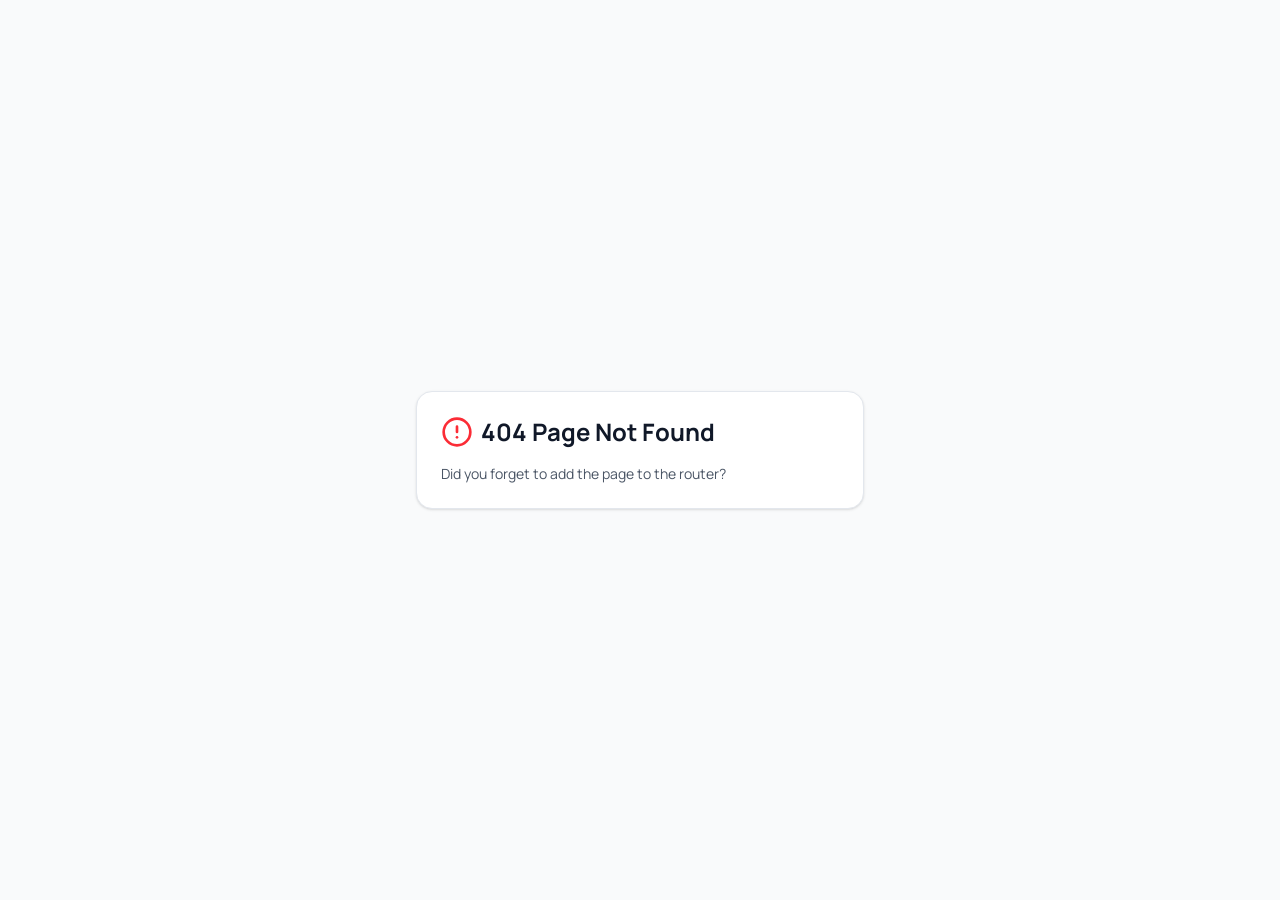
<file: index.html>
<!DOCTYPE html>
<html lang="en">
  <head>
    <!-- Microsoft Clarity -->
    <script type="text/javascript">
    (function(c,l,a,r,i,t,y){
        c[a]=c[a]||function(){(c[a].q=c[a].q||[]).push(arguments)};
        t=l.createElement(r);t.async=1;t.src="https://www.clarity.ms/tag/"+i;
        y=l.getElementsByTagName(r)[0];y.parentNode.insertBefore(t,y);
    })(window, document, "clarity", "script", "xfl8vjggnn");
    </script>
 
    <!-- Google Analytics -->
    <script async src="https://www.googletagmanager.com/gtag/js?id=G-Q7M273BPNE"></script>
    <script>
      window.dataLayer = window.dataLayer || [];
      function gtag(){dataLayer.push(arguments);}
      gtag('js', new Date());
      gtag('config', 'G-Q7M273BPNE');
    </script>
 
    <meta charset="UTF-8" />
    <meta name="viewport" content="width=device-width, initial-scale=1.0" />
 
    <!-- ═══════════════════════════════════════════
         STATIC FALLBACK META — homepage defaults
         All per-route values injected by script below
         ═══════════════════════════════════════════ -->
    <title>TruckEase | Compliance Built for Operational Confidence</title>
 
    <meta name="description"
          id="meta-description"
          content="TruckEase gives every carrier the compliance infrastructure that large fleets take for granted — automated, auditable, and always current. Serving the US and Canada." />
 
    <meta name="robots" content="index, follow" />
 
    <!-- Open Graph -->
    <meta property="og:title"
          content="TruckEase | Compliance Built for Operational Confidence" />
    <meta property="og:description"
          content="TruckEase helps transportation businesses transform compliance into operational confidence. IFTA, IRP, DOT authority, NSC, CVOR, driver records, permits — handled correctly, tracked completely." />
    <meta property="og:type"    content="website" />
    <meta property="og:url"     content="https://truckeasesolutions.com" />
    <meta property="og:image"   content="https://truckeasesolutions.com/opengraph.jpg" />
 
    <!-- Twitter Card -->
    <meta name="twitter:card"        content="summary_large_image" />
    <meta name="twitter:title"       content="TruckEase | Compliance Built for Operational Confidence" />
    <meta name="twitter:description" content="TruckEase helps transportation businesses transform compliance into operational confidence. IFTA, IRP, DOT authority, NSC, CVOR, driver records, permits — handled correctly, tracked completely." />
 
    <!-- Canonical (updated per route by script) -->
    <link id="canonical-link" rel="canonical" href="https://truckeasesolutions.com" />
 
    <!-- Organization Schema -->
    <script type="application/ld+json">
    {
      "@context": "https://schema.org",
      "@type": "Organization",
      "name": "TruckEase Solutions",
      "url": "https://truckeasesolutions.com",
      "logo": "https://truckeasesolutions.com/truckease-logo.png",
      "description": "TruckEase helps transportation businesses transform compliance into operational confidence — across the United States and Canada.",
      "email": "support@truckeasesolutions.com",
      "areaServed": ["United States", "Canada"],
      "serviceType": "Trucking Compliance Management"
    }
    </script>
 
    <!-- Dynamic FAQ schema slot -->
    <script id="faq-schema" type="application/ld+json"></script>
 
    <!-- Favicon & Fonts -->
    <link rel="icon" type="image/svg+xml" href="/favicon.svg" />
    <link rel="preconnect" href="https://fonts.googleapis.com" />
    <link rel="preconnect" href="https://fonts.gstatic.com" crossorigin />
    <link href="https://fonts.googleapis.com/css2?family=Inter:wght@400;500;600;700&display=swap"
          rel="stylesheet" />
 
    <!-- React app bundle -->
    <script type="module" crossorigin src="/assets/index-CCAkJrgf.js"></script>
    <link rel="stylesheet" crossorigin href="/assets/index-LoHatKut.css" />
  </head>
 
  <body>
    <div id="root"></div>
    <noscript>
      <!-- Real content for crawlers that don't execute JavaScript (e.g. Bingbot).
           This tag is never rendered by the browser when JavaScript is running —
           no flash, no timing race, genuinely invisible to real visitors. -->
      <header>
        <h1>Compliance Built for Operational Confidence</h1>
        <p>Compliance isn't the goal. Operational confidence is.</p>
      </header>
      <main>
        <p>A compliance platform that combines regulatory expertise with AI-powered technology to help trucking companies across the United States and Canada understand their compliance position, stay ahead of regulatory requirements, and operate with greater confidence.</p>
        <h2>How We Help</h2>
        <p>Compliance Tracking: renewals, licensing, and registrations tracked continuously, including IRP, IFTA, USDOT, MC, NSC, CVOR/SFC, UCR, and state or provincial requirements.</p>
        <p>Document Organization: compliance records securely organized and retained within the platform, with access controls and activity tracking.</p>
        <p>Operational Insights: an always-on layer that connects what's happening across your operation and surfaces patterns difficult to identify through manual tracking alone.</p>
        <p>Decision Support: compliance data evaluated against a growing framework of regulatory checks and operational rules to provide practical guidance for what to do next.</p>
      </main>
    </noscript>
 
    <script>
      // ─────────────────────────────────────────────────────────────────
      // PER-ROUTE META — applied on every navigation
      //
      // Philosophy rules encoded here:
      //   ✓ US listed before Canada everywhere, without exception
      //   ✓ No fleet-size numbers (no "1–10 trucks", no "small fleets")
      //   ✓ No "back office" language anywhere
      //   ✓ Problem-framed, not customer-category-framed
      //   ✓ "Compliance technology" / "automated" — not service-bureau framing
      //   ✓ No roadmap or mechanism language — outcomes and confidence only
      // ─────────────────────────────────────────────────────────────────
      const metaData = {
        "/": {
          title: "TruckEase | Compliance Built for Operational Confidence",
          desc:  "TruckEase helps transportation businesses transform compliance into operational confidence. IFTA, IRP, DOT authority, NSC, CVOR, driver records, permits — handled correctly, tracked completely across the US and Canada."
        },
        "/platform": {
          title: "Compliance Platform for Carriers | TruckEase",
          desc:  "From first registration to full operating compliance — the TruckEase platform covers every compliance requirement a transportation business carries, across US and Canadian jurisdictions."
        },
        "/services": {
          title: "Trucking Compliance Services — IFTA, IRP, DOT, Driver Files | TruckEase",
          desc:  "Professional compliance management for transportation operations across the US and Canada. IFTA filing, IRP registration, DOT authority, driver qualification files, and permits — handled accurately, documented completely."
        },
        "/about": {
          title: "About TruckEase | Compliance Built for Operational Confidence",
          desc:  "TruckEase is built on the belief that compliance should strengthen transportation operations, not simply satisfy regulations. Serving businesses across the US and Canada."
        },
        "/contact": {
          title: "Contact TruckEase | A Real Person Will Get Back to You",
          desc:  "Questions about compliance, a specific operational situation, or how TruckEase works — a real person responds within 1 business day.",
          faq: {
            "@context": "https://schema.org",
            "@type": "FAQPage",
            "mainEntity": [
              {
                "@type": "Question",
                "name": "What types of carriers does TruckEase work with?",
                "acceptedAnswer": {
                  "@type": "Answer",
                  "text": "TruckEase works with carriers across the US and Canada who need reliable compliance infrastructure — from independent owner-operators to growing fleets. We work with transportation operations that value accurate, well-managed compliance."
                }
              },
              {
                "@type": "Question",
                "name": "Do you cover both the US and Canada?",
                "acceptedAnswer": {
                  "@type": "Answer",
                  "text": "Yes. We handle compliance across FMCSA (DOT, MC authority) and Canadian provincial frameworks including NSC and CVOR, including cross-border requirements like IFTA and IRP."
                }
              },
              {
                "@type": "Question",
                "name": "How quickly do you respond to inquiries?",
                "acceptedAnswer": {
                  "@type": "Answer",
                  "text": "Every message is reviewed personally. You'll hear back within 1 business day."
                }
              }
            ]
          }
        },
        "/free-review": {
          title: "Free Compliance Review | TruckEase",
          desc:  "Know where your compliance stands before regulators do. A personal review of your compliance profile — authority status, safety record, filing currency, and permit standing — for transportation operations across the US and Canada."
        }
      };
 
      function updatePageMeta() {
        const path = window.location.pathname;
        const data = metaData[path] || metaData["/"];
 
        document.title = data.title;
 
        const descMeta = document.getElementById("meta-description");
        if (descMeta) descMeta.setAttribute("content", data.desc);
 
        const canonicalLink = document.getElementById("canonical-link");
        if (canonicalLink) {
          canonicalLink.setAttribute("href", "https://truckeasesolutions.com" + path);
        }
 
        const faqScript = document.getElementById("faq-schema");
        if (faqScript) {
          faqScript.textContent = data.faq ? JSON.stringify(data.faq) : "";
        }
 
        // Blog link lives in footer only — injected here
        injectBlogFooterLink();
      }
 
      function injectBlogFooterLink() {
        setTimeout(() => {
          if (document.getElementById("dynamic-blog-link")) return;
 
          const footerLinks = document.querySelectorAll("footer a");
          let contactLink = null;
          for (const link of footerLinks) {
            if (link.textContent.trim() === "Contact") {
              contactLink = link;
              break;
            }
          }
 
          if (contactLink && contactLink.parentNode) {
            const blogLink = document.createElement("a");
            blogLink.id        = "dynamic-blog-link";
            blogLink.href      = "/blog";
            blogLink.className = "text-slate-400 hover:text-white transition text-sm block mt-2";
            blogLink.innerText = "Blog";
            contactLink.parentNode.insertBefore(blogLink, contactLink.nextSibling);
          }
        }, 400);
      }
 
      // SPA route change detection
      let currentPath = window.location.pathname;
      updatePageMeta();
 
      setInterval(() => {
        if (currentPath !== window.location.pathname) {
          currentPath = window.location.pathname;
          window.scrollTo(0, 0);
          updatePageMeta();
        }
      }, 100);
 
      // ─────────────────────────────────────────────────────────────
      // /free-review is now a standalone static page (free-review.html),
      // not an in-app route. The SPA's own router still intercepts
      // clicks on internal links before they reach the server, so this
      // forces a real page load for that one path specifically —
      // added in the capture phase so it runs before the app's own
      // click handler does.
      // ─────────────────────────────────────────────────────────────
      document.addEventListener("click", function (e) {
        const link = e.target.closest('a[href="/free-review"]');
        if (!link) return;
        e.preventDefault();
        e.stopImmediatePropagation();
        window.location.href = "/free-review";
      }, true);
    </script>
  </body>
</html>
</file>
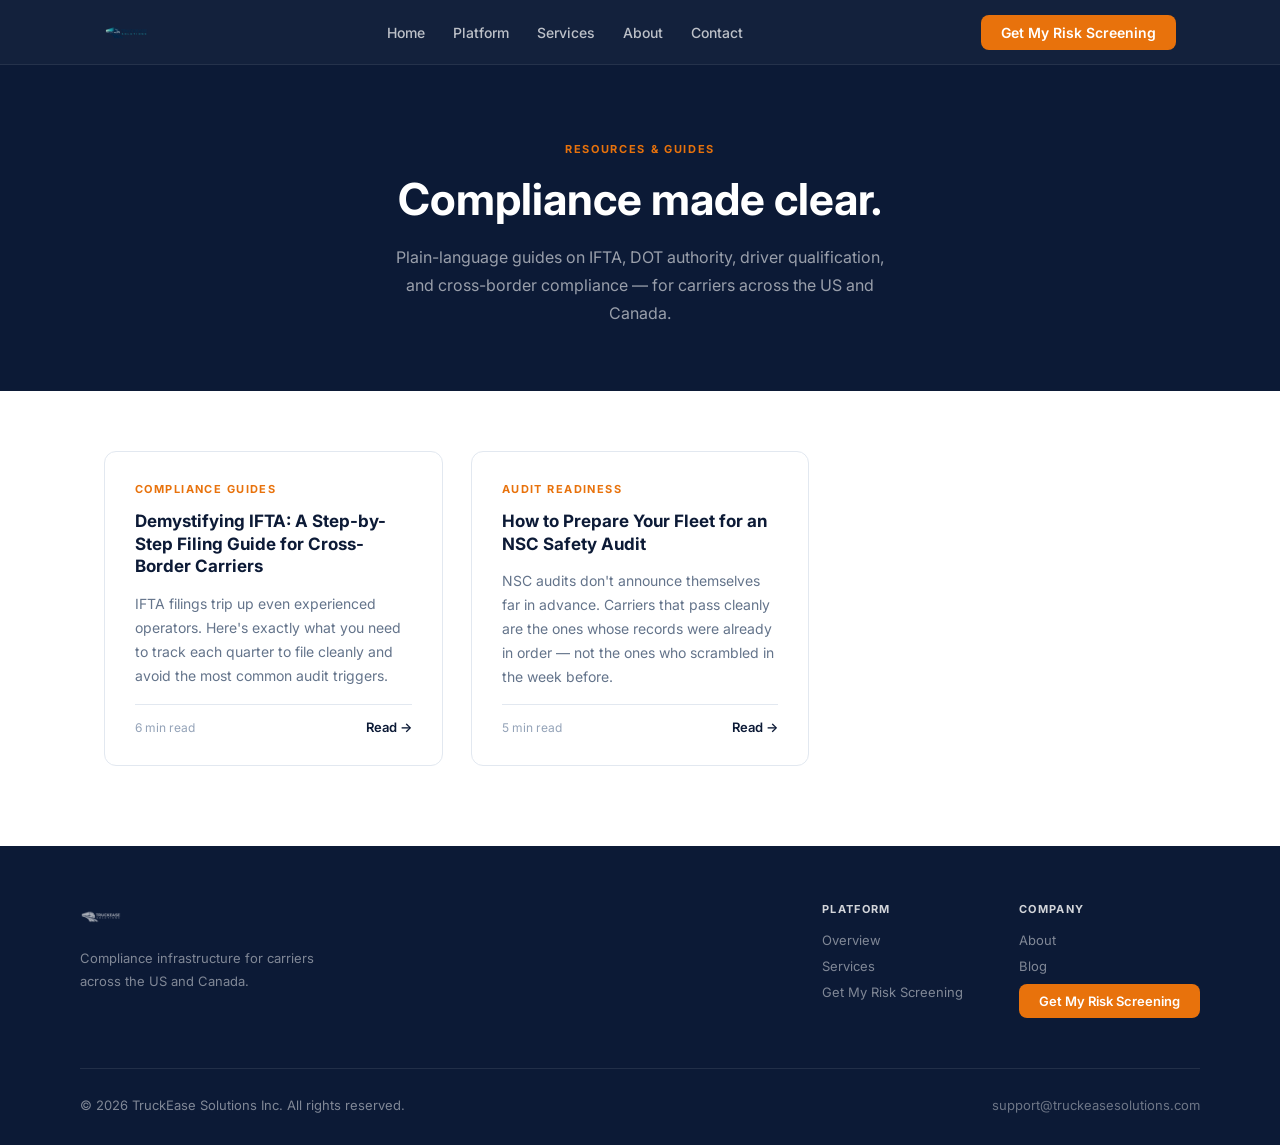
<file: blog.html>
<!DOCTYPE html>
<html lang="en">
<head>
  <meta charset="UTF-8" />
  <meta name="viewport" content="width=device-width, initial-scale=1.0" />
  <title>TruckEase | Compliance Guides & Resources</title>
  <meta name="description"
        id="meta-description"
        content="Plain-language compliance guides for carriers across the US and Canada — IFTA, DOT filings, driver qualification, audit readiness." />
  <meta name="robots" content="index, follow" />
  <link id="canonical-link" rel="canonical" href="https://truckeasesolutions.com/blog" />

  <meta property="og:type"  content="website" />
  <meta property="og:image" content="https://truckeasesolutions.com/opengraph.jpg" />
  <meta id="og-title" property="og:title"
        content="TruckEase Blog | Compliance Guides for Carriers" />
  <meta id="og-desc"  property="og:description"
        content="Plain-language compliance guides for carriers across the US and Canada." />
  <meta name="twitter:card" content="summary_large_image" />

  <link rel="icon" type="image/svg+xml" href="/favicon.svg" />
  <link rel="preconnect" href="https://fonts.googleapis.com" />
  <link rel="preconnect" href="https://fonts.gstatic.com" crossorigin />
  <link href="https://fonts.googleapis.com/css2?family=Inter:wght@400;500;600;700&display=swap"
        rel="stylesheet" />

  <style>
    /* ── Design tokens — matches main site exactly ───────────────── */
    :root {
      --navy:   #0c1a36;
      --orange: #e8720c;
      --teal:   #14b8a6;
      --slate:  #64748b;
      --border: #e2e8f0;
      --bg:     #f8fafc;
      --white:  #ffffff;
      --radius: 12px;
      --font:   'Inter', sans-serif;
      --max-w:  1120px;
      --art-w:  740px;
    }
    *, *::before, *::after { box-sizing: border-box; margin: 0; padding: 0; }
    html { scroll-behavior: smooth; }
    body {
      font-family: var(--font);
      background: var(--white);
      color: var(--navy);
      -webkit-font-smoothing: antialiased;
    }
    a { color: inherit; text-decoration: none; }

    /* ── NAV — Blog NOT listed (footer only) ─────────────────────── */
    .nav {
      position: sticky; top: 0; z-index: 100;
      background: rgba(12,26,54,0.97);
      backdrop-filter: blur(8px);
      border-bottom: 1px solid rgba(255,255,255,0.08);
    }
    .nav-inner {
      max-width: var(--max-w);
      margin: 0 auto;
      padding: 0 24px;
      height: 64px;
      display: flex;
      align-items: center;
      justify-content: space-between;
    }
    .nav-logo img { height: 30px; width: auto; display: block; }
    .nav-links { display: flex; align-items: center; gap: 28px; list-style: none; }
    .nav-links a {
      color: rgba(255,255,255,0.72);
      font-size: 14px; font-weight: 500;
      transition: color 0.15s;
    }
    .nav-links a:hover { color: #fff; }
    .nav-cta {
      background: var(--orange); color: #fff !important;
      padding: 9px 20px; border-radius: 8px;
      font-weight: 600; font-size: 14px;
      transition: opacity 0.15s; white-space: nowrap;
    }
    .nav-cta:hover { opacity: 0.88; }

    /* ── VIEWS ───────────────────────────────────────────────────── */
    #view-listing { display: block; }
    #view-article  { display: none; }

    /* ── LISTING HERO ────────────────────────────────────────────── */
    .listing-hero {
      background: var(--navy);
      padding: 72px 24px 64px;
      text-align: center;
    }
    .eyebrow {
      display: inline-block;
      color: var(--orange);
      font-size: 11px; font-weight: 700;
      letter-spacing: 0.15em;
      text-transform: uppercase;
      margin-bottom: 18px;
    }
    .listing-hero h1 {
      color: #fff;
      font-size: clamp(28px, 4.5vw, 44px);
      font-weight: 700; line-height: 1.15;
      max-width: 580px; margin: 0 auto 18px;
    }
    .listing-hero p {
      color: rgba(255,255,255,0.58);
      font-size: 16px; line-height: 1.75;
      max-width: 500px; margin: 0 auto;
    }

    /* ── ARTICLE GRID ────────────────────────────────────────────── */
    .listing-grid {
      max-width: var(--max-w);
      margin: 0 auto;
      padding: 60px 24px 80px;
      display: grid;
      grid-template-columns: repeat(auto-fill, minmax(310px, 1fr));
      gap: 28px;
    }
    .article-card {
      border: 1px solid var(--border);
      border-radius: var(--radius);
      padding: 30px;
      cursor: pointer;
      background: var(--white);
      display: flex; flex-direction: column; gap: 14px;
      transition: box-shadow 0.2s, transform 0.2s, border-color 0.2s;
    }
    .article-card:hover {
      box-shadow: 0 8px 28px rgba(12,26,54,0.10);
      transform: translateY(-2px);
      border-color: #c7d2e0;
    }
    .card-category {
      font-size: 11px; font-weight: 700;
      letter-spacing: 0.13em; text-transform: uppercase;
      color: var(--orange);
    }
    .card-title {
      font-size: 17px; font-weight: 700;
      line-height: 1.35; color: var(--navy);
    }
    .card-teaser {
      font-size: 14px; color: var(--slate);
      line-height: 1.7; flex: 1;
    }
    .card-meta {
      display: flex; align-items: center; gap: 10px;
      font-size: 12px; color: #94a3b8;
      border-top: 1px solid var(--border);
      padding-top: 14px; margin-top: 2px;
    }
    .read-more {
      margin-left: auto; color: var(--navy);
      font-weight: 600; font-size: 13px;
    }
    .read-more::after { content: ' →'; }

    /* ── ARTICLE VIEW ────────────────────────────────────────────── */
    .article-wrap {
      max-width: var(--art-w);
      margin: 0 auto;
      padding: 56px 24px 80px;
    }
    .back-btn {
      display: inline-flex; align-items: center; gap: 6px;
      font-size: 13px; font-weight: 600;
      color: var(--slate); margin-bottom: 40px;
      cursor: pointer; transition: color 0.15s;
      background: none; border: none;
    }
    .back-btn:hover { color: var(--navy); }
    .back-btn::before { content: '←'; }
    .article-eyebrow {
      font-size: 11px; font-weight: 700;
      letter-spacing: 0.15em; text-transform: uppercase;
      color: var(--orange); margin-bottom: 14px;
    }
    .article-h1 {
      font-size: clamp(24px, 3.5vw, 36px);
      font-weight: 700; line-height: 1.2;
      color: var(--navy); margin-bottom: 16px;
    }
    .article-byline {
      font-size: 13px; color: #94a3b8;
      border-bottom: 1px solid var(--border);
      padding-bottom: 28px; margin-bottom: 40px;
    }
    .article-body { line-height: 1.8; color: #1e293b; }
    .article-body p  { font-size: 16px; margin-bottom: 22px; }
    .article-body h2 {
      font-size: 21px; font-weight: 700;
      color: var(--navy); margin: 40px 0 14px;
    }
    .article-body h3 {
      font-size: 17px; font-weight: 600;
      color: var(--navy); margin: 30px 0 10px;
    }
    .article-body ul, .article-body ol {
      padding-left: 22px; margin-bottom: 22px;
    }
    .article-body li { font-size: 16px; margin-bottom: 9px; }
    .callout {
      background: #fff8f0;
      border-left: 4px solid var(--orange);
      border-radius: 0 8px 8px 0;
      padding: 16px 20px; margin: 32px 0;
    }
    .callout p { margin-bottom: 0; font-size: 14px; color: #7c3600; }
    .callout strong { color: #a84400; }

    /* ── ARTICLE CTA — absolute URL so it works outside SPA ─────── */
    .article-cta {
  margin-top: 60px;
  background: #09090b; /* Dark zinc slate */
  border: 1px solid #27272a; /* Muted corporate border */
  border-radius: var(--radius);
  padding: 36px; text-align: center;
}
.article-cta h3 {
  font-size: 19px; font-weight: 700;
  color: var(--white); margin-bottom: 10px;
}
.article-cta p {
  font-size: 14px; color: var(--slate);
  margin-bottom: 22px; line-height: 1.65;
}
.cta-btn {
  display: inline-block;
  background: var(--white); color: #000; /* High contrast inverse button action */
  font-size: 14px; font-weight: 600;
  padding: 13px 28px; border-radius: 8px;
  transition: all 0.15s ease;
}
.cta-btn:hover { background: #e4e4e7; opacity: 0.95; }
    
    /* ── FOOTER — mirrors main site exactly ─────────────────────── */
    .site-footer {
      background: var(--navy);
      color: rgba(255,255,255,0.48);
      padding: 56px 24px 32px;
      font-size: 13px;
    }
    .footer-inner {
      max-width: var(--max-w);
      margin: 0 auto;
      display: flex; flex-wrap: wrap;
      gap: 40px; justify-content: space-between;
      align-items: flex-start;
      padding-bottom: 40px;
      border-bottom: 1px solid rgba(255,255,255,0.09);
      margin-bottom: 28px;
    }
    .footer-brand img {
      height: 28px; margin-bottom: 14px;
      filter: brightness(0) invert(1); opacity: 0.65;
    }
    .footer-brand p {
      font-size: 13px; max-width: 260px;
      line-height: 1.7; color: rgba(255,255,255,0.48);
    }
    .footer-links { display: flex; gap: 56px; flex-wrap: wrap; }
    .footer-col h4 {
      color: rgba(255,255,255,0.82);
      font-size: 11px; font-weight: 700;
      letter-spacing: 0.12em; text-transform: uppercase;
      margin-bottom: 16px;
    }
    .footer-col a {
      display: block;
      color: rgba(255,255,255,0.48);
      font-size: 13px; margin-bottom: 10px;
      transition: color 0.15s;
    }
    .footer-col a:hover { color: rgba(255,255,255,0.9); }
    .footer-bottom {
      max-width: var(--max-w); margin: 0 auto;
      display: flex; justify-content: space-between;
      align-items: center; flex-wrap: wrap; gap: 12px;
    }
    .footer-bottom a {
      color: rgba(255,255,255,0.4);
      transition: color 0.15s;
    }
    .footer-bottom a:hover { color: rgba(255,255,255,0.8); }

    /* ── RESPONSIVE ──────────────────────────────────────────────── */
    @media (max-width: 640px) {
      .nav-links { display: none; }
      .listing-grid { grid-template-columns: 1fr; padding: 40px 16px 60px; }
      .footer-links { gap: 32px; }
      .article-wrap { padding: 40px 16px 60px; }
    }
  </style>
</head>
<body>

<!-- ── NAV (Blog deliberately excluded — footer only) ──────────── -->
<nav class="nav">
  <div class="nav-inner">
    <a href="https://truckeasesolutions.com/" class="nav-logo">
      <img src="/truckease-logo.png" alt="TruckEase Solutions" />
    </a>
    <ul class="nav-links">
      <li><a href="https://truckeasesolutions.com/">Home</a></li>
      <li><a href="https://truckeasesolutions.com/platform">Platform</a></li>
      <li><a href="https://truckeasesolutions.com/services">Services</a></li>
      <li><a href="https://truckeasesolutions.com/about">About</a></li>
      <li><a href="https://truckeasesolutions.com/contact">Contact</a></li>
    </ul>
    <a href="https://truckeasesolutions.com/free-review" class="nav-cta">Get My Risk Screening</a>
  </div>
</nav>

<!-- ── LISTING VIEW ─────────────────────────────────────────────── -->
<div id="view-listing">
  <div class="listing-hero">
    <span class="eyebrow">Resources & Guides</span>
    <h1>Compliance made clear.</h1>
    <p>Plain-language guides on IFTA, DOT authority, driver qualification,
       and cross-border compliance — for carriers across the US and Canada.</p>
  </div>
  <div class="listing-grid" id="article-grid"><!-- cards injected by JS --></div>
</div>

<!-- ── ARTICLE VIEW ─────────────────────────────────────────────── -->
<div id="view-article">
  <div class="article-wrap">
    <button class="back-btn" id="back-btn" onclick="showListing()">All articles</button>
    <div class="article-eyebrow" id="art-category"></div>
    <h1 class="article-h1"   id="art-title"></h1>
    <div class="article-byline" id="art-byline"></div>
    <div class="article-body"   id="art-body"></div>
    <div class="article-cta"    id="art-cta"></div>
  </div>
</div>

<!-- ── SITE FOOTER — matches main site ─────────────────────────── -->
<footer class="site-footer">
  <div class="footer-inner">
    <div class="footer-brand">
      <img src="/truckease-logo.png" alt="TruckEase Solutions" />
      <p>Compliance infrastructure for carriers across the US and Canada.</p>
    </div>
    <nav class="footer-links">
      <div class="footer-col">
        <h4>Platform</h4>
        <a href="https://truckeasesolutions.com/platform">Overview</a>
        <a href="https://truckeasesolutions.com/services">Services</a>
        <a href="https://truckeasesolutions.com/free-review">Get My Risk Screening</a>
      </div>
      <div class="footer-col">
        <h4>Company</h4>
        <a href="https://truckeasesolutions.com/about">About</a>
        <a href="/blog">Blog</a>
        <a href="https://truckeasesolutions.com/contact" class="nav-cta">Get My Risk Screening</a>
      </div>
    </nav>
  </div>
  <div class="footer-bottom">
    <span>© 2026 TruckEase Solutions Inc. All rights reserved.</span>
    <a href="mailto:support@truckeasesolutions.com">support@truckeasesolutions.com</a>
  </div>
</footer>

<!-- ── BLOG ENGINE ───────────────────────────────────────────────── -->
<script>
  // ═══════════════════════════════════════════════════════════════
  // ARTICLE LIBRARY
  // Add new articles by adding objects to this array.
  // id: URL-safe string (lowercase, hyphens only)
  // ═══════════════════════════════════════════════════════════════
  const ARTICLES = [
    {
      id: "ifta-quarterly-filing-guide",
      title: "Demystifying IFTA: A Step-by-Step Filing Guide for Cross-Border Carriers",
      category: "Compliance Guides",
      teaser: "IFTA filings trip up even experienced operators. Here's exactly what you need to track each quarter to file cleanly and avoid the most common audit triggers.",
      readTime: "6 min read",
      cta: {
        heading: "Not confident about your IFTA filings?",
        body: "We'll review your current compliance posture at no cost — including filing currency and authority status.",
        label: "Get My Risk Screening",
        href: "https://truckeasesolutions.com/free-review"
      },
      body: `
        <p>The International Fuel Tax Agreement (IFTA) is one of the most consistently mishandled compliance requirements in commercial trucking. The concept is straightforward — report fuel purchased and miles driven in each jurisdiction, pay the net tax owed — but in practice, gaps in record-keeping create problems that take months to unravel during an audit.</p>

        <h2>1. Do you need an IFTA license?</h2>
        <p>If you operate a qualified motor vehicle across two or more IFTA jurisdictions (US states and Canadian provinces), registration is required. A vehicle qualifies if it has:</p>
        <ul>
          <li>Two axles and a gross vehicle weight exceeding 26,000 lbs, or</li>
          <li>Three or more axles regardless of weight</li>
        </ul>
        <p>If that describes your operation and you're crossing state or provincial lines, IFTA registration isn't optional.</p>

        <h2>2. The two datasets your filing depends on</h2>
        <p>Every IFTA return reconciles two things: miles traveled per jurisdiction and gallons purchased per jurisdiction. Both numbers need to be exact, and they need to match your supporting records.</p>
        <div class="callout">
          <p><strong>Audit trigger:</strong> Gaps between your odometer readings at jurisdiction border crossings and your total quarterly mileage are the most common flag that triggers an automated compliance audit. If your log shows 14,000 miles but your jurisdiction breakdown only accounts for 12,800, that discrepancy needs to be resolved before the form is filed — not after.</p>
        </div>

        <h2>3. What counts as "fuel purchased"</h2>
        <p>IFTA counts taxable fuel purchased in each jurisdiction — not fuel consumed. If you filled up in Texas but drove that fuel across Oklahoma and Kansas, the purchase goes to Texas. Fuel receipts tied to a specific location are non-negotiable documentation. A credit card statement showing an amount is not sufficient on its own.</p>

        <h2>4. Quarterly deadlines</h2>
        <p>IFTA returns are due on the last day of the month following each quarter: January 31, April 30, July 31, and October 31. Late filing penalties start immediately — most jurisdictions charge $50 or 10% of the net tax owed, whichever is greater.</p>

        <h2>5. The record-keeping standard that matters</h2>
        <p>IFTA jurisdictions can audit your filings for up to four years. During an audit, you need to produce trip records showing date, origin, destination, route, odometer readings at each jurisdiction border, total trip distance, and fuel receipts for every purchase. Records that exist only in a driver's memory or a handwritten notebook are not audit-ready.</p>

        <h2>6. Cross-border carriers: Canadian jurisdictions</h2>
        <p>Canadian provinces are included in your IFTA return under the same rules. Fuel purchased in Canada is reported in litres; kilometres replace miles. Your IFTA base jurisdiction handles the conversion and inter-jurisdictional settlement — but you still need clean records for every crossing.</p>
      `
    },
    {
      id: "nsc-safety-audit-preparation",
      title: "How to Prepare Your Fleet for an NSC Safety Audit",
      category: "Audit Readiness",
      teaser: "NSC audits don't announce themselves far in advance. Carriers that pass cleanly are the ones whose records were already in order — not the ones who scrambled in the week before.",
      readTime: "5 min read",
      cta: {
        heading: "Not sure where your compliance gaps are?",
        body: "A free review of your authority status, safety score, and filing currency takes minutes and costs nothing.",
        label: "Get My Risk Screening",
        href: "https://truckeasesolutions.com/free-review"
      },
      body: `
        <p>A National Safety Code audit isn't a test you study for in advance. It's a verification of what you've already been doing. Carriers with clean, current records move through NSC audits. Carriers with gaps spend weeks reconstructing records that should have existed all along.</p>

        <h2>What auditors are checking</h2>
        <p>NSC safety audits assess whether your operation meets federal and provincial requirements for commercial vehicle safety. The core areas are:</p>
        <ul>
          <li>Driver qualification files — licences, medicals, abstracts, training records</li>
          <li>Hours of service logs — accuracy and retention</li>
          <li>Vehicle maintenance records and pre-trip inspection logs</li>
          <li>Accident register and collision history</li>
          <li>Safety management practices</li>
        </ul>
        <p>Auditors aren't looking for perfection. They're looking for evidence that you have a system and that you follow it consistently. A single missed medical renewal, properly documented and corrected, is different from a pattern of missing medicals across your driver files.</p>

        <h2>Driver qualification files</h2>
        <p>Every driver needs a complete qualification file: a current medical certificate, a valid commercial licence, a motor vehicle abstract obtained within the past year, and documentation of any required training. A medical that expired six months ago is not a minor administrative issue during an NSC audit.</p>

        <h2>Hours of service records</h2>
        <p>Log books or ELD records need to be retained for a minimum of six months. Auditors will cross-reference driving hours against fuel records and toll receipts. If a driver's log shows a rest period but a fuel receipt places the vehicle 400 kilometres away at the same time, that discrepancy will be investigated.</p>

        <div class="callout">
          <p><strong>Common gap:</strong> Many operations keep driver logs but don't retain the corresponding supporting documents — fuel receipts, bills of lading, border crossing records — that auditors use to verify them. Logs without supporting documentation are difficult to defend.</p>
        </div>

        <h2>Maintenance records</h2>
        <p>Every scheduled maintenance interval needs a record. Every repair needs a record. Pre-trip inspection reports need to be completed daily and retained. The standard is a system, not perfection — auditors understand equipment breaks down. What they're looking for is evidence that you caught it, documented it, and fixed it before the vehicle went back on the road.</p>

        <h2>Your safety rating and what it means</h2>
        <p>Your NSC safety rating — Satisfactory, Conditional, or Unsatisfactory — affects insurance premiums, shipper relationships, and in some cases your operating authority itself. A Conditional rating triggers additional oversight. An Unsatisfactory rating can result in an out-of-service order. The time to address gaps is before the auditor arrives.</p>
      `
    }
  ];

  // ── Routing ──────────────────────────────────────────────────────
  function getArticleId() {
    return new URLSearchParams(window.location.search).get('article');
  }

  function showListing() {
    history.pushState({}, '', '/blog');
    document.getElementById('view-listing').style.display = 'block';
    document.getElementById('view-article').style.display = 'none';
    window.scrollTo(0, 0);
    setListingMeta();
  }

  function showArticle(id) {
    const article = ARTICLES.find(a => a.id === id);
    if (!article) { showListing(); return; }

    history.pushState({}, '', '/blog?article=' + id);
    document.getElementById('view-listing').style.display = 'none';
    document.getElementById('view-article').style.display  = 'block';
    window.scrollTo(0, 0);

    document.getElementById('art-category').textContent = article.category;
    document.getElementById('art-title').textContent    = article.title;
    document.getElementById('art-byline').textContent   = article.readTime + ' · TruckEase Compliance Team';
    document.getElementById('art-body').innerHTML       = article.body;
    document.getElementById('art-cta').innerHTML = `
      <h3>${article.cta.heading}</h3>
      <p>${article.cta.body}</p>
      <a href="${article.cta.href}" class="cta-btn">${article.cta.label}</a>
    `;

    // Per-article meta
    document.title = article.title + ' | TruckEase Blog';
    document.getElementById('meta-description')
            .setAttribute('content', article.teaser);
    document.getElementById('og-title')
            .setAttribute('content', article.title + ' | TruckEase Blog');
    document.getElementById('og-desc')
            .setAttribute('content', article.teaser);
    document.getElementById('canonical-link')
            .setAttribute('href', 'https://truckeasesolutions.com/blog?article=' + id);
  }

  function setListingMeta() {
    document.title = 'TruckEase | Compliance Guides & Resources';
    document.getElementById('meta-description')
            .setAttribute('content', 'Plain-language compliance guides for carriers across the US and Canada — IFTA, DOT filings, driver qualification, audit readiness.');
    document.getElementById('og-title')
            .setAttribute('content', 'TruckEase Blog | Compliance Guides for Carriers');
    document.getElementById('canonical-link')
            .setAttribute('href', 'https://truckeasesolutions.com/blog');
  }

  function buildGrid() {
    document.getElementById('article-grid').innerHTML = ARTICLES.map(a => `
      <article class="article-card"
               role="link" tabindex="0"
               onclick="showArticle('${a.id}')"
               onkeydown="if(event.key==='Enter')showArticle('${a.id}')">
        <div class="card-category">${a.category}</div>
        <div class="card-title">${a.title}</div>
        <div class="card-teaser">${a.teaser}</div>
        <div class="card-meta">
          <span>${a.readTime}</span>
          <span class="read-more">Read</span>
        </div>
      </article>
    `).join('');
  }

  // ── Init ─────────────────────────────────────────────────────────
  buildGrid();
  const initId = getArticleId();
  if (initId) showArticle(initId);
  else setListingMeta();

  // Browser back/forward
  window.addEventListener('popstate', () => {
    const id = getArticleId();
    if (id) showArticle(id);
    else showListing();
  });
</script>
</body>
</html>
</file>
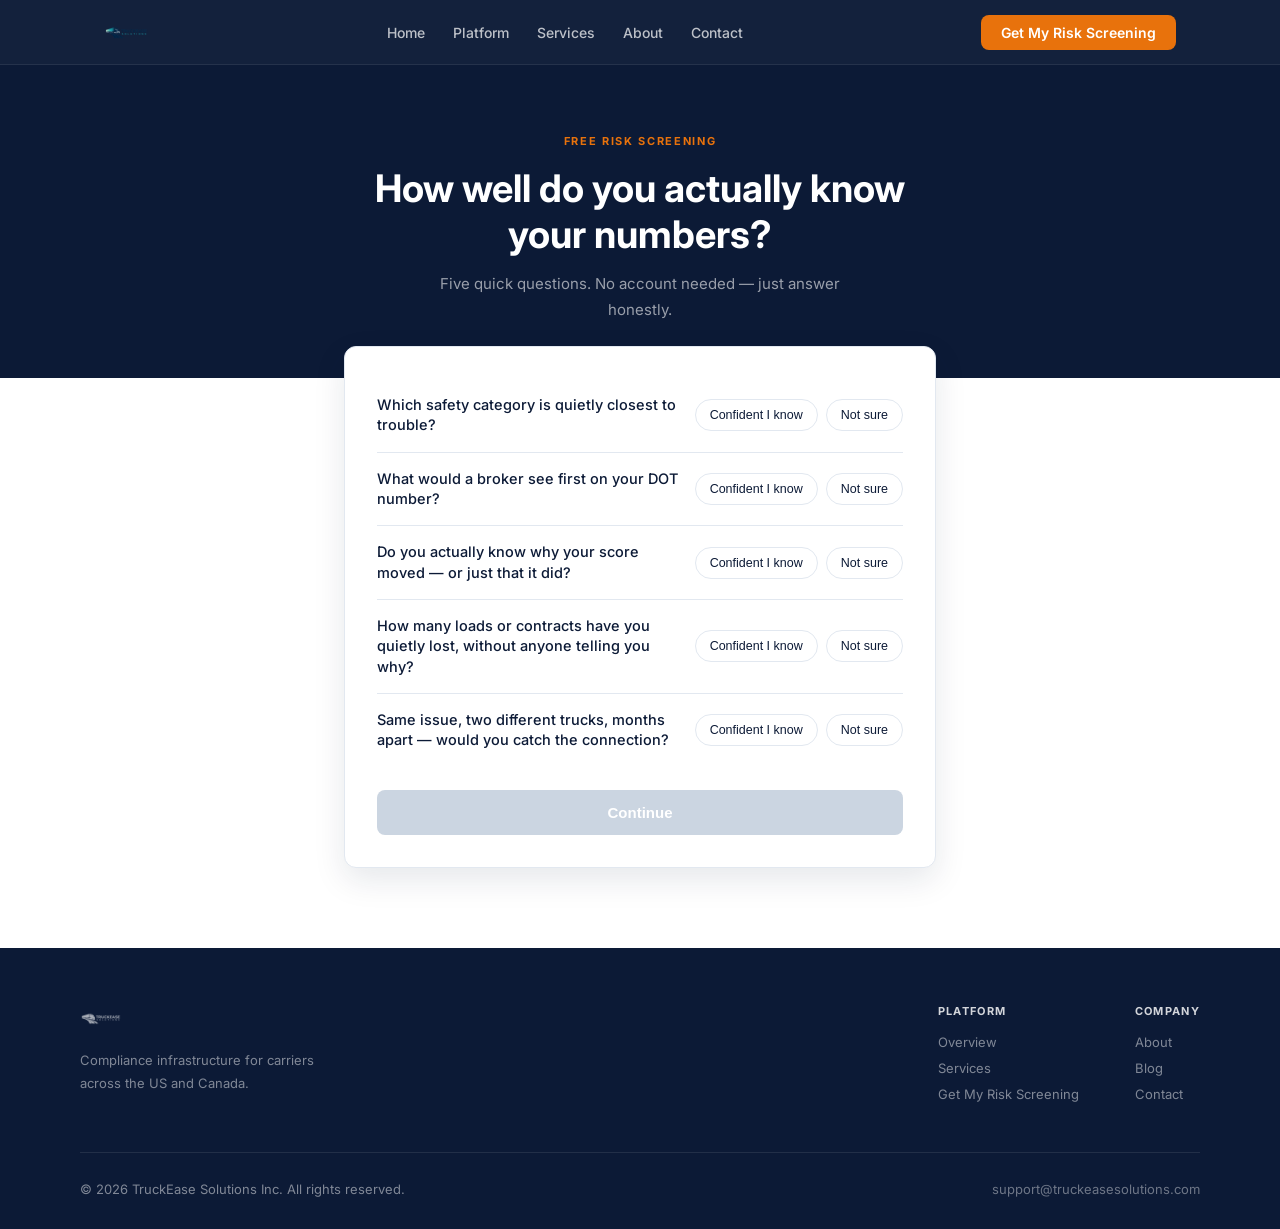
<file: free-review.html>
<!DOCTYPE html>
<html lang="en">
<head>
  <meta charset="UTF-8" />
  <meta name="viewport" content="width=device-width, initial-scale=1.0" />
  <title>TruckEase | Free Risk Screening</title>
  <meta name="description"
        content="See what's publicly known about your fleet's safety score, authority status, and filing currency — free, no documents required." />
  <meta name="robots" content="index, follow" />
  <link rel="canonical" href="https://truckeasesolutions.com/free-review" />

  <meta property="og:type"  content="website" />
  <meta property="og:image" content="https://truckeasesolutions.com/opengraph.jpg" />
  <meta property="og:title" content="TruckEase | Free Risk Screening" />
  <meta property="og:description" content="See what's publicly known about your fleet's safety score, authority status, and filing currency." />
  <meta name="twitter:card" content="summary_large_image" />

  <link rel="icon" type="image/svg+xml" href="/favicon.svg" />
  <link rel="preconnect" href="https://fonts.googleapis.com" />
  <link rel="preconnect" href="https://fonts.gstatic.com" crossorigin />
  <link href="https://fonts.googleapis.com/css2?family=Inter:wght@400;500;600;700&display=swap"
        rel="stylesheet" />

  <style>
    :root {
      --navy:   #0c1a36;
      --orange: #e8720c;
      --teal:   #14b8a6;
      --slate:  #64748b;
      --border: #e2e8f0;
      --bg:     #f8fafc;
      --white:  #ffffff;
      --radius: 12px;
      --font:   'Inter', sans-serif;
      --max-w:  1120px;
    }
    *, *::before, *::after { box-sizing: border-box; margin: 0; padding: 0; }
    html { scroll-behavior: smooth; }
    body {
      font-family: var(--font);
      background: var(--white);
      color: var(--navy);
      -webkit-font-smoothing: antialiased;
    }
    a { color: inherit; text-decoration: none; }

    .nav {
      position: sticky; top: 0; z-index: 100;
      background: rgba(12,26,54,0.97);
      backdrop-filter: blur(8px);
      border-bottom: 1px solid rgba(255,255,255,0.08);
    }
    .nav-inner {
      max-width: var(--max-w);
      margin: 0 auto;
      padding: 0 24px;
      height: 64px;
      display: flex;
      align-items: center;
      justify-content: space-between;
    }
    .nav-logo img { height: 30px; width: auto; display: block; }
    .nav-links { display: flex; align-items: center; gap: 28px; list-style: none; }
    .nav-links a {
      color: rgba(255,255,255,0.72);
      font-size: 14px; font-weight: 500;
      transition: color 0.15s;
    }
    .nav-links a:hover { color: #fff; }
    .nav-cta {
      background: var(--orange); color: #fff !important;
      padding: 9px 20px; border-radius: 8px;
      font-weight: 600; font-size: 14px;
      transition: opacity 0.15s; white-space: nowrap;
    }
    .nav-cta:hover { opacity: 0.88; }

    .site-footer {
      background: var(--navy);
      color: rgba(255,255,255,0.48);
      padding: 56px 24px 32px;
      font-size: 13px;
    }
    .footer-inner {
      max-width: var(--max-w);
      margin: 0 auto;
      display: flex; flex-wrap: wrap;
      gap: 40px; justify-content: space-between;
      align-items: flex-start;
      padding-bottom: 40px;
      border-bottom: 1px solid rgba(255,255,255,0.09);
      margin-bottom: 28px;
    }
    .footer-brand img {
      height: 28px; margin-bottom: 14px;
      filter: brightness(0) invert(1); opacity: 0.65;
    }
    .footer-brand p {
      font-size: 13px; max-width: 260px;
      line-height: 1.7; color: rgba(255,255,255,0.48);
    }
    .footer-links { display: flex; gap: 56px; flex-wrap: wrap; }
    .footer-col h4 {
      color: rgba(255,255,255,0.82);
      font-size: 11px; font-weight: 700;
      letter-spacing: 0.12em; text-transform: uppercase;
      margin-bottom: 16px;
    }
    .footer-col a {
      display: block;
      color: rgba(255,255,255,0.48);
      font-size: 13px; margin-bottom: 10px;
      transition: color 0.15s;
    }
    .footer-col a:hover { color: rgba(255,255,255,0.9); }
    .footer-bottom {
      max-width: var(--max-w); margin: 0 auto;
      display: flex; justify-content: space-between;
      align-items: center; flex-wrap: wrap; gap: 12px;
    }
    .footer-bottom a {
      color: rgba(255,255,255,0.4);
      transition: color 0.15s;
    }
    .footer-bottom a:hover { color: rgba(255,255,255,0.8); }

    .rs-hero {
      background: var(--navy);
      padding: 64px 24px 56px;
      text-align: center;
    }
    .rs-hero .eyebrow {
      display: inline-block; color: var(--orange);
      font-size: 11px; font-weight: 700; letter-spacing: 0.15em;
      text-transform: uppercase; margin-bottom: 18px;
    }
    .rs-hero h1 {
      color: #fff; font-size: clamp(26px, 4vw, 38px);
      font-weight: 700; line-height: 1.2;
      max-width: 560px; margin: 0 auto 14px;
    }
    .rs-hero p {
      color: rgba(255,255,255,0.58); font-size: 15px;
      line-height: 1.7; max-width: 460px; margin: 0 auto;
    }

    .tes-rs { max-width: 640px; margin: -32px auto 0; padding: 0 24px 80px; position: relative; }
    .rs-card {
      background: var(--white); border: 1px solid var(--border);
      border-radius: var(--radius); padding: 32px;
      box-shadow: 0 12px 32px rgba(12,26,54,0.10);
    }
    .q-row { display: flex; align-items: center; justify-content: space-between; gap: 16px; padding: 16px 0; border-bottom: 1px solid var(--border); }
    .q-row:last-child { border-bottom: none; }
    .q-text { font-size: 14.5px; color: var(--navy); font-weight: 500; flex: 1; line-height: 1.4; }
    .q-opts { display: flex; gap: 8px; flex-shrink: 0; }
    .q-btn { font-size: 12.5px; padding: 8px 14px; border-radius: 20px; border: 1px solid var(--border); background: var(--white); color: var(--navy); cursor: pointer; white-space: nowrap; transition: 0.15s; }
    .q-btn:hover { border-color: var(--orange); }
    .q-btn.active { background: var(--orange); border-color: var(--orange); color: #fff; }
    .next-btn { margin-top: 24px; width: 100%; padding: 14px; border-radius: 8px; border: none; background: var(--navy); color: #fff; font-size: 15px; font-weight: 600; cursor: pointer; transition: opacity 0.15s; }
    .next-btn:hover:not(:disabled) { opacity: 0.9; }
    .next-btn:disabled { background: #cbd5e1; cursor: not-allowed; }
    #screen2 { display: none; }
    .handoff { font-size: 15px; color: var(--navy); font-weight: 600; margin-bottom: 24px; line-height: 1.5; }
    .looks-for-label { font-size: 11px; font-weight: 700; letter-spacing: 0.12em; color: var(--orange); text-transform: uppercase; margin: 0 0 18px; }
    .lf-row { display: flex; align-items: flex-start; gap: 14px; margin-bottom: 18px; }
    .lf-num { width: 26px; height: 26px; border-radius: 50%; background: var(--orange); color: #fff; display: flex; align-items: center; justify-content: center; font-size: 12px; font-weight: 700; flex-shrink: 0; }
    .lf-text { font-size: 14.5px; color: var(--navy); font-weight: 500; line-height: 1.5; }
    .form-fields { margin-top: 24px; border-top: 1px solid var(--border); padding-top: 24px; display: flex; flex-direction: column; gap: 12px; }
    .form-fields input, .form-fields select {
      padding: 12px 14px; border-radius: 8px; border: 1px solid var(--border);
      font-size: 14px; font-family: var(--font); color: var(--navy);
    }
    .form-fields input:focus, .form-fields select:focus { outline: none; border-color: var(--orange); }
    .submit-btn { margin-top: 4px; padding: 14px; border-radius: 8px; border: none; background: var(--orange); color: #fff; font-size: 15px; font-weight: 600; cursor: pointer; transition: opacity 0.15s; }
    .submit-btn:hover { opacity: 0.9; }
    .status { font-size: 13.5px; margin-top: 10px; }

    @media (max-width: 640px) {
      .nav-links { display: none; }
      .q-row { flex-direction: column; align-items: flex-start; gap: 10px; }
      .rs-card { padding: 24px; }
    }
  </style>
</head>
<body>

<nav class="nav">
  <div class="nav-inner">
    <a href="https://truckeasesolutions.com/" class="nav-logo">
      <img src="/truckease-logo.png" alt="TruckEase Solutions" />
    </a>
    <ul class="nav-links">
      <li><a href="https://truckeasesolutions.com/">Home</a></li>
      <li><a href="https://truckeasesolutions.com/platform">Platform</a></li>
      <li><a href="https://truckeasesolutions.com/services">Services</a></li>
      <li><a href="https://truckeasesolutions.com/about">About</a></li>
      <li><a href="https://truckeasesolutions.com/contact">Contact</a></li>
    </ul>
    <a href="https://truckeasesolutions.com/free-review" class="nav-cta">Get My Risk Screening</a>
  </div>
</nav>

<div class="rs-hero">
  <span class="eyebrow">Free Risk Screening</span>
  <h1>How well do you actually know your numbers?</h1>
  <p>Five quick questions. No account needed — just answer honestly.</p>
</div>

<div class="tes-rs">
  <div class="rs-card">
    <div id="screen1">
      <div id="quiz"></div>
      <button class="next-btn" id="nextBtn" disabled>Continue</button>
    </div>

    <div id="screen2">
      <p class="handoff" id="handoffLine"></p>
      <p class="looks-for-label">What your risk screening looks for</p>
      <div class="lf-row"><div class="lf-num">1</div><div class="lf-text">Public safety indicators that could attract additional regulatory attention</div></div>
      <div class="lf-row"><div class="lf-num">2</div><div class="lf-text">Authority and registration issues that may interrupt operations</div></div>
      <div class="lf-row"><div class="lf-num">3</div><div class="lf-text">Filing gaps and regulatory inconsistencies that deserve attention</div></div>
      <div class="lf-row"><div class="lf-num">4</div><div class="lf-text">Canadian compliance indicators where applicable</div></div>

      <form class="form-fields" id="rsForm">
        <input type="text" name="fullName" placeholder="Full name" required />
        <input type="email" name="email" placeholder="Email" required />
        <input type="tel" name="phone" placeholder="Phone" />
        <input type="text" name="dotNumber" placeholder="USDOT / MC / NSC / CVOR number" required />
        <select name="operations" required>
          <option value="">Operating region</option>
          <option value="US Only">US Only</option>
          <option value="Canada Only">Canada Only</option>
          <option value="Cross-Border">Cross-Border</option>
        </select>
        <select name="cargoType">
          <option value="">Primary cargo type (optional)</option>
          <option value="General Freight">General freight</option>
          <option value="Hazmat">Hazmat</option>
          <option value="Refrigerated">Refrigerated</option>
          <option value="Flatbed/Oversize">Flatbed / oversize</option>
          <option value="Tanker">Tanker</option>
          <option value="Auto Transport">Auto transport</option>
          <option value="Other">Other</option>
        </select>
        <select name="haulPattern">
          <option value="">Typical haul pattern (optional)</option>
          <option value="Regional">Regional</option>
          <option value="Long-haul">Long-haul</option>
          <option value="Cross-border">Cross-border</option>
          <option value="Mixed">Mixed</option>
        </select>
        <button type="submit" class="submit-btn">Send my risk screening request</button>
        <p class="status" id="status"></p>
      </form>

      <div id="otpBlock" style="display:none; margin-top: 24px; border-top: 1px solid var(--border); padding-top: 24px;">
        <p style="font-size: 14px; color: var(--navy); font-weight: 600; margin-bottom: 4px;">Check your inbox</p>
        <p style="font-size: 13.5px; color: var(--slate); margin-bottom: 14px;">
          Enter the 6-digit code we sent to <span id="otpEmailLabel" style="font-weight:600; color:var(--navy);"></span> to confirm your request.
        </p>
        <div style="display:flex; gap:8px;">
          <input id="otpInput" inputmode="numeric" maxlength="6" placeholder="123456"
                 style="flex:1; padding:12px 14px; border-radius:8px; border:1px solid var(--border); font-size:16px; letter-spacing:0.2em; text-align:center;" />
          <button id="otpVerifyBtn" class="submit-btn" style="margin:0; white-space:nowrap;">Verify & send</button>
        </div>
        <p class="status" id="otpStatus"></p>
        <button id="otpResendBtn" type="button"
                style="margin-top:10px; background:none; border:none; color:var(--slate); font-size:12.5px; text-decoration:underline; cursor:pointer; padding:0;">
          Resend code
        </button>
      </div>
    </div>
  </div>
</div>

<footer class="site-footer">
  <div class="footer-inner">
    <div class="footer-brand">
      <img src="/truckease-logo.png" alt="TruckEase Solutions" />
      <p>Compliance infrastructure for carriers across the US and Canada.</p>
    </div>
    <nav class="footer-links">
      <div class="footer-col">
        <h4>Platform</h4>
        <a href="https://truckeasesolutions.com/platform">Overview</a>
        <a href="https://truckeasesolutions.com/services">Services</a>
        <a href="https://truckeasesolutions.com/free-review">Get My Risk Screening</a>
      </div>
      <div class="footer-col">
        <h4>Company</h4>
        <a href="https://truckeasesolutions.com/about">About</a>
        <a href="/blog">Blog</a>
        <a href="https://truckeasesolutions.com/contact">Contact</a>
      </div>
    </nav>
  </div>
  <div class="footer-bottom">
    <span>© 2026 TruckEase Solutions Inc. All rights reserved.</span>
    <a href="mailto:support@truckeasesolutions.com">support@truckeasesolutions.com</a>
  </div>
</footer>

<script>
(function () {
  const questions = [
    "Which safety category is quietly closest to trouble?",
    "What would a broker see first on your DOT number?",
    "Do you actually know why your score moved \u2014 or just that it did?",
    "How many loads or contracts have you quietly lost, without anyone telling you why?",
    "Same issue, two different trucks, months apart \u2014 would you catch the connection?"
  ];

  const answers = new Array(questions.length).fill(null);
  const quizEl = document.getElementById('quiz');
  const nextBtn = document.getElementById('nextBtn');

  questions.forEach((q, i) => {
    const row = document.createElement('div');
    row.className = 'q-row';
    const text = document.createElement('div');
    text.className = 'q-text';
    text.textContent = q;
    const opts = document.createElement('div');
    opts.className = 'q-opts';
    ['Confident I know', 'Not sure'].forEach(label => {
      const btn = document.createElement('button');
      btn.type = 'button';
      btn.className = 'q-btn';
      btn.textContent = label;
      btn.onclick = () => {
        answers[i] = label;
        Array.from(opts.children).forEach(b => b.classList.remove('active'));
        btn.classList.add('active');
        nextBtn.disabled = answers.includes(null);
      };
      opts.appendChild(btn);
    });
    row.appendChild(text);
    row.appendChild(opts);
    quizEl.appendChild(row);
  });

  nextBtn.onclick = () => {
    const unsureCount = answers.filter(a => a === 'Not sure').length;
    document.getElementById('handoffLine').textContent = unsureCount > 0
      ? `Based on what you told us, ${unsureCount} of these are worth a closer look \u2014 tell us where to send your findings.`
      : `Sounds like you know your numbers well \u2014 let's confirm it with your findings.`;
    document.getElementById('screen1').style.display = 'none';
    document.getElementById('screen2').style.display = 'block';
    window.__tesQuizAnswers = questions.map((q, i) => ({ question: q, answer: answers[i] }));
  };

  let pendingPayload = null;
  let otpToken = null;

  function buildPayload(fd) {
    return {
      fullName: fd.get('fullName'),
      email: fd.get('email'),
      phone: fd.get('phone'),
      dotNumber: fd.get('dotNumber'),
      operations: fd.get('operations'),
      cargoType: fd.get('cargoType'),
      haulPattern: fd.get('haulPattern'),
      quizAnswers: window.__tesQuizAnswers || []
    };
  }

  async function sendOtp(email, statusEl) {
    statusEl.textContent = 'Sending verification code...';
    statusEl.style.color = 'var(--slate)';
    try {
      const res = await fetch('/api/send-otp', {
        method: 'POST',
        headers: { 'Content-Type': 'application/json' },
        body: JSON.stringify({ email })
      });
      const data = await res.json();
      if (data.ok) {
        otpToken = data.token;
        statusEl.textContent = '';
        document.getElementById('otpEmailLabel').textContent = email;
        document.getElementById('otpBlock').style.display = 'block';
        document.getElementById('otpInput').focus();
      } else {
        statusEl.textContent = data.error || 'Could not send verification code.';
        statusEl.style.color = '#dc2626';
      }
    } catch (err) {
      statusEl.textContent = 'Network error sending code. Try again.';
      statusEl.style.color = '#dc2626';
    }
  }

  document.getElementById('rsForm').addEventListener('submit', async function (e) {
    e.preventDefault();
    const statusEl = document.getElementById('status');
    const fd = new FormData(e.target);
    pendingPayload = buildPayload(fd);
    if (!pendingPayload.email) {
      statusEl.textContent = 'A valid email is required.';
      statusEl.style.color = '#dc2626';
      return;
    }
    await sendOtp(pendingPayload.email, statusEl);
  });

  document.getElementById('otpResendBtn').addEventListener('click', async function () {
    if (!pendingPayload) return;
    await sendOtp(pendingPayload.email, document.getElementById('otpStatus'));
  });

  document.getElementById('otpVerifyBtn').addEventListener('click', async function () {
    const otpStatusEl = document.getElementById('otpStatus');
    const otp = document.getElementById('otpInput').value.trim();
    if (!otp || !pendingPayload || !otpToken) return;

    otpStatusEl.textContent = 'Verifying...';
    otpStatusEl.style.color = 'var(--slate)';
    try {
      const verifyRes = await fetch('/api/verify-otp', {
        method: 'POST',
        headers: { 'Content-Type': 'application/json' },
        body: JSON.stringify({ email: pendingPayload.email, otp, token: otpToken })
      });
      const verifyData = await verifyRes.json();
      if (!verifyData.ok) {
        otpStatusEl.textContent = verifyData.error || 'Incorrect code. Try again.';
        otpStatusEl.style.color = '#dc2626';
        return;
      }

      otpStatusEl.textContent = 'Verified \u2014 sending your request...';
      otpStatusEl.style.color = '#16a34a';

      const finalPayload = { ...pendingPayload, verifiedToken: verifyData.verifiedToken };
      const res = await fetch('/api/free-review', {
        method: 'POST',
        headers: { 'Content-Type': 'application/json' },
        body: JSON.stringify(finalPayload)
      });
      const data = await res.json();
      if (data.ok) {
        otpStatusEl.textContent = "Request received \u2014 we'll follow up shortly.";
        otpStatusEl.style.color = '#16a34a';
        document.getElementById('otpVerifyBtn').disabled = true;
        document.getElementById('otpResendBtn').style.display = 'none';
      } else {
        otpStatusEl.textContent = data.error || 'Something went wrong. Try again.';
        otpStatusEl.style.color = '#dc2626';
      }
    } catch (err) {
      otpStatusEl.textContent = 'Network error. Try again.';
      otpStatusEl.style.color = '#dc2626';
    }
  });
})();
</script>
</body>
</html>
</file>
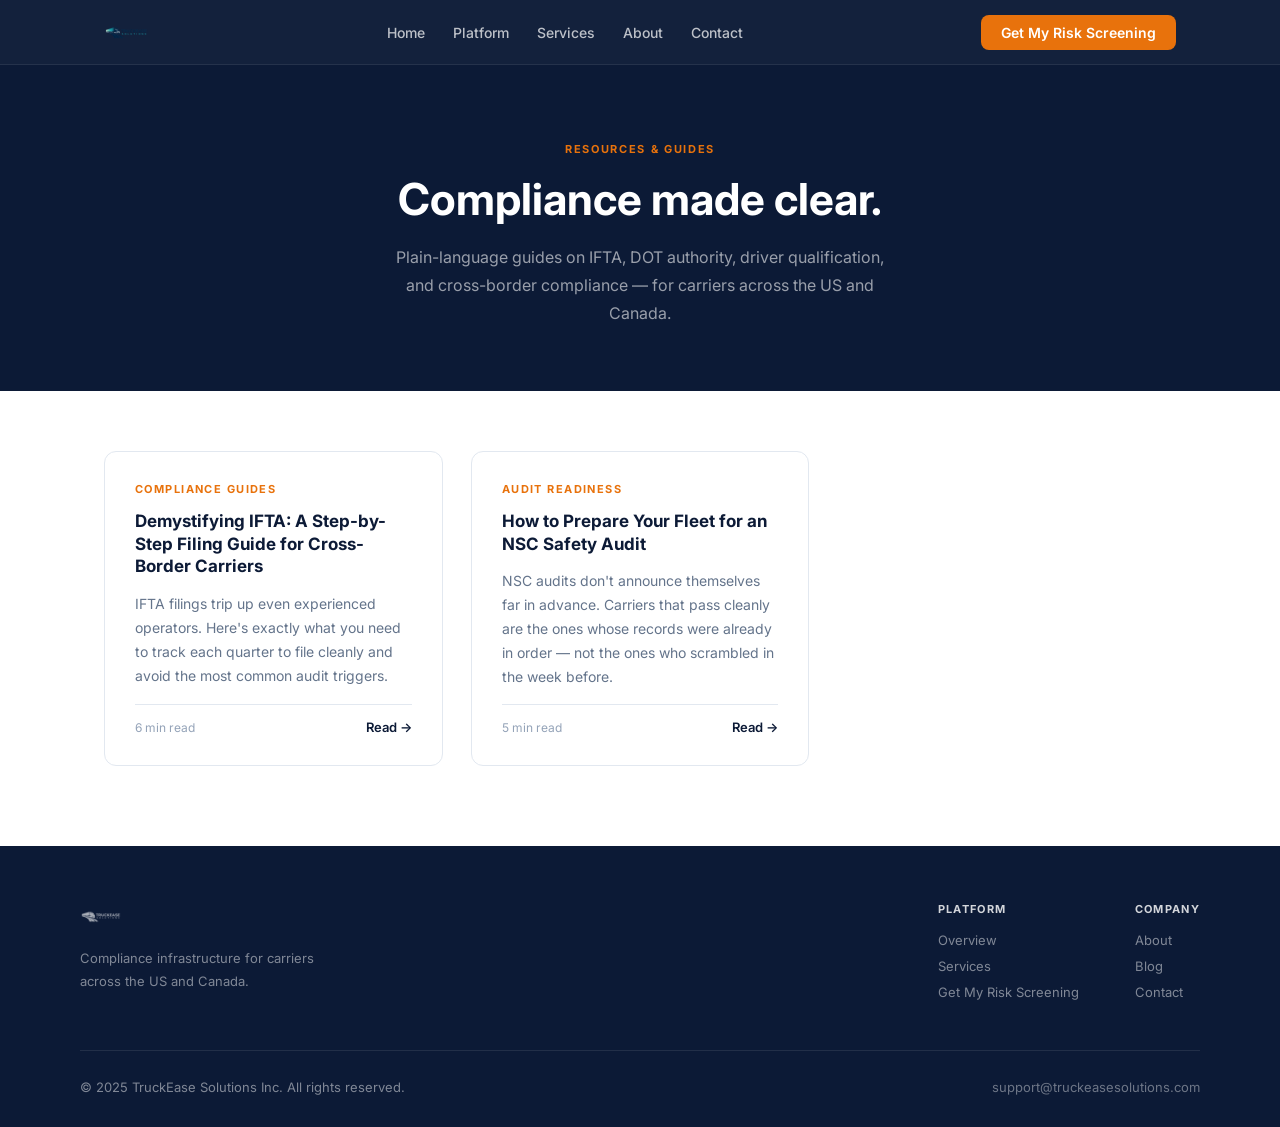
<file: live-blog.html>
<!DOCTYPE html>
<html lang="en">
<head>
  <meta charset="UTF-8" />
  <meta name="viewport" content="width=device-width, initial-scale=1.0" />
  <title>TruckEase | Compliance Guides & Resources</title>
  <meta name="description"
        id="meta-description"
        content="Plain-language compliance guides for carriers across the US and Canada — IFTA, DOT filings, driver qualification, audit readiness." />
  <meta name="robots" content="index, follow" />
  <link id="canonical-link" rel="canonical" href="https://truckeasesolutions.com/blog" />

  <meta property="og:type"  content="website" />
  <meta property="og:image" content="https://truckeasesolutions.com/opengraph.jpg" />
  <meta id="og-title" property="og:title"
        content="TruckEase Blog | Compliance Guides for Carriers" />
  <meta id="og-desc"  property="og:description"
        content="Plain-language compliance guides for carriers across the US and Canada." />
  <meta name="twitter:card" content="summary_large_image" />

  <link rel="icon" type="image/svg+xml" href="/favicon.svg" />
  <link rel="preconnect" href="https://fonts.googleapis.com" />
  <link rel="preconnect" href="https://fonts.gstatic.com" crossorigin />
  <link href="https://fonts.googleapis.com/css2?family=Inter:wght@400;500;600;700&display=swap"
        rel="stylesheet" />

  <style>
    /* ── Design tokens — matches main site exactly ───────────────── */
    :root {
      --navy:   #0c1a36;
      --orange: #e8720c;
      --teal:   #14b8a6;
      --slate:  #64748b;
      --border: #e2e8f0;
      --bg:     #f8fafc;
      --white:  #ffffff;
      --radius: 12px;
      --font:   'Inter', sans-serif;
      --max-w:  1120px;
      --art-w:  740px;
    }
    *, *::before, *::after { box-sizing: border-box; margin: 0; padding: 0; }
    html { scroll-behavior: smooth; }
    body {
      font-family: var(--font);
      background: var(--white);
      color: var(--navy);
      -webkit-font-smoothing: antialiased;
    }
    a { color: inherit; text-decoration: none; }

    /* ── NAV — Blog NOT listed (footer only) ─────────────────────── */
    .nav {
      position: sticky; top: 0; z-index: 100;
      background: rgba(12,26,54,0.97);
      backdrop-filter: blur(8px);
      border-bottom: 1px solid rgba(255,255,255,0.08);
    }
    .nav-inner {
      max-width: var(--max-w);
      margin: 0 auto;
      padding: 0 24px;
      height: 64px;
      display: flex;
      align-items: center;
      justify-content: space-between;
    }
    .nav-logo img { height: 30px; width: auto; display: block; }
    .nav-links { display: flex; align-items: center; gap: 28px; list-style: none; }
    .nav-links a {
      color: rgba(255,255,255,0.72);
      font-size: 14px; font-weight: 500;
      transition: color 0.15s;
    }
    .nav-links a:hover { color: #fff; }
    .nav-cta {
      background: var(--orange); color: #fff !important;
      padding: 9px 20px; border-radius: 8px;
      font-weight: 600; font-size: 14px;
      transition: opacity 0.15s; white-space: nowrap;
    }
    .nav-cta:hover { opacity: 0.88; }

    /* ── VIEWS ───────────────────────────────────────────────────── */
    #view-listing { display: block; }
    #view-article  { display: none; }

    /* ── LISTING HERO ────────────────────────────────────────────── */
    .listing-hero {
      background: var(--navy);
      padding: 72px 24px 64px;
      text-align: center;
    }
    .eyebrow {
      display: inline-block;
      color: var(--orange);
      font-size: 11px; font-weight: 700;
      letter-spacing: 0.15em;
      text-transform: uppercase;
      margin-bottom: 18px;
    }
    .listing-hero h1 {
      color: #fff;
      font-size: clamp(28px, 4.5vw, 44px);
      font-weight: 700; line-height: 1.15;
      max-width: 580px; margin: 0 auto 18px;
    }
    .listing-hero p {
      color: rgba(255,255,255,0.58);
      font-size: 16px; line-height: 1.75;
      max-width: 500px; margin: 0 auto;
    }

    /* ── ARTICLE GRID ────────────────────────────────────────────── */
    .listing-grid {
      max-width: var(--max-w);
      margin: 0 auto;
      padding: 60px 24px 80px;
      display: grid;
      grid-template-columns: repeat(auto-fill, minmax(310px, 1fr));
      gap: 28px;
    }
    .article-card {
      border: 1px solid var(--border);
      border-radius: var(--radius);
      padding: 30px;
      cursor: pointer;
      background: var(--white);
      display: flex; flex-direction: column; gap: 14px;
      transition: box-shadow 0.2s, transform 0.2s, border-color 0.2s;
    }
    .article-card:hover {
      box-shadow: 0 8px 28px rgba(12,26,54,0.10);
      transform: translateY(-2px);
      border-color: #c7d2e0;
    }
    .card-category {
      font-size: 11px; font-weight: 700;
      letter-spacing: 0.13em; text-transform: uppercase;
      color: var(--orange);
    }
    .card-title {
      font-size: 17px; font-weight: 700;
      line-height: 1.35; color: var(--navy);
    }
    .card-teaser {
      font-size: 14px; color: var(--slate);
      line-height: 1.7; flex: 1;
    }
    .card-meta {
      display: flex; align-items: center; gap: 10px;
      font-size: 12px; color: #94a3b8;
      border-top: 1px solid var(--border);
      padding-top: 14px; margin-top: 2px;
    }
    .read-more {
      margin-left: auto; color: var(--navy);
      font-weight: 600; font-size: 13px;
    }
    .read-more::after { content: ' →'; }

    /* ── ARTICLE VIEW ────────────────────────────────────────────── */
    .article-wrap {
      max-width: var(--art-w);
      margin: 0 auto;
      padding: 56px 24px 80px;
    }
    .back-btn {
      display: inline-flex; align-items: center; gap: 6px;
      font-size: 13px; font-weight: 600;
      color: var(--slate); margin-bottom: 40px;
      cursor: pointer; transition: color 0.15s;
      background: none; border: none;
    }
    .back-btn:hover { color: var(--navy); }
    .back-btn::before { content: '←'; }
    .article-eyebrow {
      font-size: 11px; font-weight: 700;
      letter-spacing: 0.15em; text-transform: uppercase;
      color: var(--orange); margin-bottom: 14px;
    }
    .article-h1 {
      font-size: clamp(24px, 3.5vw, 36px);
      font-weight: 700; line-height: 1.2;
      color: var(--navy); margin-bottom: 16px;
    }
    .article-byline {
      font-size: 13px; color: #94a3b8;
      border-bottom: 1px solid var(--border);
      padding-bottom: 28px; margin-bottom: 40px;
    }
    .article-body { line-height: 1.8; color: #1e293b; }
    .article-body p  { font-size: 16px; margin-bottom: 22px; }
    .article-body h2 {
      font-size: 21px; font-weight: 700;
      color: var(--navy); margin: 40px 0 14px;
    }
    .article-body h3 {
      font-size: 17px; font-weight: 600;
      color: var(--navy); margin: 30px 0 10px;
    }
    .article-body ul, .article-body ol {
      padding-left: 22px; margin-bottom: 22px;
    }
    .article-body li { font-size: 16px; margin-bottom: 9px; }
    .callout {
      background: #fff8f0;
      border-left: 4px solid var(--orange);
      border-radius: 0 8px 8px 0;
      padding: 16px 20px; margin: 32px 0;
    }
    .callout p { margin-bottom: 0; font-size: 14px; color: #7c3600; }
    .callout strong { color: #a84400; }

    /* ── ARTICLE CTA — absolute URL so it works outside SPA ─────── */
    .article-cta {
      margin-top: 60px;
      background: #f0f4ff;
      border: 1px solid #d6e0ff;
      border-radius: var(--radius);
      padding: 36px; text-align: center;
    }
    .article-cta h3 {
      font-size: 19px; font-weight: 700;
      color: var(--navy); margin-bottom: 10px;
    }
    .article-cta p {
      font-size: 14px; color: var(--slate);
      margin-bottom: 22px; line-height: 1.65;
    }
    .cta-btn {
      display: inline-block;
      background: var(--navy); color: #fff;
      font-size: 14px; font-weight: 600;
      padding: 13px 28px; border-radius: 8px;
      transition: background 0.15s;
    }
    .cta-btn:hover { background: #183268; }

    /* ── FOOTER — mirrors main site exactly ─────────────────────── */
    .site-footer {
      background: var(--navy);
      color: rgba(255,255,255,0.48);
      padding: 56px 24px 32px;
      font-size: 13px;
    }
    .footer-inner {
      max-width: var(--max-w);
      margin: 0 auto;
      display: flex; flex-wrap: wrap;
      gap: 40px; justify-content: space-between;
      align-items: flex-start;
      padding-bottom: 40px;
      border-bottom: 1px solid rgba(255,255,255,0.09);
      margin-bottom: 28px;
    }
    .footer-brand img {
      height: 28px; margin-bottom: 14px;
      filter: brightness(0) invert(1); opacity: 0.65;
    }
    .footer-brand p {
      font-size: 13px; max-width: 260px;
      line-height: 1.7; color: rgba(255,255,255,0.48);
    }
    .footer-links { display: flex; gap: 56px; flex-wrap: wrap; }
    .footer-col h4 {
      color: rgba(255,255,255,0.82);
      font-size: 11px; font-weight: 700;
      letter-spacing: 0.12em; text-transform: uppercase;
      margin-bottom: 16px;
    }
    .footer-col a {
      display: block;
      color: rgba(255,255,255,0.48);
      font-size: 13px; margin-bottom: 10px;
      transition: color 0.15s;
    }
    .footer-col a:hover { color: rgba(255,255,255,0.9); }
    .footer-bottom {
      max-width: var(--max-w); margin: 0 auto;
      display: flex; justify-content: space-between;
      align-items: center; flex-wrap: wrap; gap: 12px;
    }
    .footer-bottom a {
      color: rgba(255,255,255,0.4);
      transition: color 0.15s;
    }
    .footer-bottom a:hover { color: rgba(255,255,255,0.8); }

    /* ── RESPONSIVE ──────────────────────────────────────────────── */
    @media (max-width: 640px) {
      .nav-links { display: none; }
      .listing-grid { grid-template-columns: 1fr; padding: 40px 16px 60px; }
      .footer-links { gap: 32px; }
      .article-wrap { padding: 40px 16px 60px; }
    }
  </style>
</head>
<body>

<!-- ── NAV (Blog deliberately excluded — footer only) ──────────── -->
<nav class="nav">
  <div class="nav-inner">
    <a href="https://truckeasesolutions.com/" class="nav-logo">
      <img src="/truckease-logo.png" alt="TruckEase Solutions" />
    </a>
    <ul class="nav-links">
      <li><a href="https://truckeasesolutions.com/">Home</a></li>
      <li><a href="https://truckeasesolutions.com/platform">Platform</a></li>
      <li><a href="https://truckeasesolutions.com/services">Services</a></li>
      <li><a href="https://truckeasesolutions.com/about">About</a></li>
      <li><a href="https://truckeasesolutions.com/contact">Contact</a></li>
    </ul>
    <a href="https://truckeasesolutions.com/free-review" class="nav-cta">Get My Risk Screening</a>
  </div>
</nav>

<!-- ── LISTING VIEW ─────────────────────────────────────────────── -->
<div id="view-listing">
  <div class="listing-hero">
    <span class="eyebrow">Resources & Guides</span>
    <h1>Compliance made clear.</h1>
    <p>Plain-language guides on IFTA, DOT authority, driver qualification,
       and cross-border compliance — for carriers across the US and Canada.</p>
  </div>
  <div class="listing-grid" id="article-grid"><!-- cards injected by JS --></div>
</div>

<!-- ── ARTICLE VIEW ─────────────────────────────────────────────── -->
<div id="view-article">
  <div class="article-wrap">
    <button class="back-btn" id="back-btn" onclick="showListing()">All articles</button>
    <div class="article-eyebrow" id="art-category"></div>
    <h1 class="article-h1"   id="art-title"></h1>
    <div class="article-byline" id="art-byline"></div>
    <div class="article-body"   id="art-body"></div>
    <div class="article-cta"    id="art-cta"></div>
  </div>
</div>

<!-- ── SITE FOOTER — matches main site ─────────────────────────── -->
<footer class="site-footer">
  <div class="footer-inner">
    <div class="footer-brand">
      <img src="/truckease-logo.png" alt="TruckEase Solutions" />
      <p>Compliance infrastructure for carriers across the US and Canada.</p>
    </div>
    <nav class="footer-links">
      <div class="footer-col">
        <h4>Platform</h4>
        <a href="https://truckeasesolutions.com/platform">Overview</a>
        <a href="https://truckeasesolutions.com/services">Services</a>
        <a href="https://truckeasesolutions.com/free-review">Get My Risk Screening</a>
      </div>
      <div class="footer-col">
        <h4>Company</h4>
        <a href="https://truckeasesolutions.com/about">About</a>
        <a href="/blog">Blog</a>
        <a href="https://truckeasesolutions.com/contact">Contact</a>
      </div>
    </nav>
  </div>
  <div class="footer-bottom">
    <span>© 2025 TruckEase Solutions Inc. All rights reserved.</span>
    <a href="mailto:support@truckeasesolutions.com">support@truckeasesolutions.com</a>
  </div>
</footer>

<!-- ── BLOG ENGINE ───────────────────────────────────────────────── -->
<script>
  // ═══════════════════════════════════════════════════════════════
  // ARTICLE LIBRARY
  // Add new articles by adding objects to this array.
  // id: URL-safe string (lowercase, hyphens only)
  // ═══════════════════════════════════════════════════════════════
  const ARTICLES = [
    {
      id: "ifta-quarterly-filing-guide",
      title: "Demystifying IFTA: A Step-by-Step Filing Guide for Cross-Border Carriers",
      category: "Compliance Guides",
      teaser: "IFTA filings trip up even experienced operators. Here's exactly what you need to track each quarter to file cleanly and avoid the most common audit triggers.",
      readTime: "6 min read",
      cta: {
        heading: "Not confident about your IFTA filings?",
        body: "We'll review your current compliance posture at no cost — including filing currency and authority status.",
        label: "Get a Free Compliance Review",
        href: "https://truckeasesolutions.com/free-review"
      },
      body: `
        <p>The International Fuel Tax Agreement (IFTA) is one of the most consistently mishandled compliance requirements in commercial trucking. The concept is straightforward — report fuel purchased and miles driven in each jurisdiction, pay the net tax owed — but in practice, gaps in record-keeping create problems that take months to unravel during an audit.</p>

        <h2>1. Do you need an IFTA license?</h2>
        <p>If you operate a qualified motor vehicle across two or more IFTA jurisdictions (US states and Canadian provinces), registration is required. A vehicle qualifies if it has:</p>
        <ul>
          <li>Two axles and a gross vehicle weight exceeding 26,000 lbs, or</li>
          <li>Three or more axles regardless of weight</li>
        </ul>
        <p>If that describes your operation and you're crossing state or provincial lines, IFTA registration isn't optional.</p>

        <h2>2. The two datasets your filing depends on</h2>
        <p>Every IFTA return reconciles two things: miles traveled per jurisdiction and gallons purchased per jurisdiction. Both numbers need to be exact, and they need to match your supporting records.</p>
        <div class="callout">
          <p><strong>Audit trigger:</strong> Gaps between your odometer readings at jurisdiction border crossings and your total quarterly mileage are the most common flag that triggers an automated compliance audit. If your log shows 14,000 miles but your jurisdiction breakdown only accounts for 12,800, that discrepancy needs to be resolved before the form is filed — not after.</p>
        </div>

        <h2>3. What counts as "fuel purchased"</h2>
        <p>IFTA counts taxable fuel purchased in each jurisdiction — not fuel consumed. If you filled up in Texas but drove that fuel across Oklahoma and Kansas, the purchase goes to Texas. Fuel receipts tied to a specific location are non-negotiable documentation. A credit card statement showing an amount is not sufficient on its own.</p>

        <h2>4. Quarterly deadlines</h2>
        <p>IFTA returns are due on the last day of the month following each quarter: January 31, April 30, July 31, and October 31. Late filing penalties start immediately — most jurisdictions charge $50 or 10% of the net tax owed, whichever is greater.</p>

        <h2>5. The record-keeping standard that matters</h2>
        <p>IFTA jurisdictions can audit your filings for up to four years. During an audit, you need to produce trip records showing date, origin, destination, route, odometer readings at each jurisdiction border, total trip distance, and fuel receipts for every purchase. Records that exist only in a driver's memory or a handwritten notebook are not audit-ready.</p>

        <h2>6. Cross-border carriers: Canadian jurisdictions</h2>
        <p>Canadian provinces are included in your IFTA return under the same rules. Fuel purchased in Canada is reported in litres; kilometres replace miles. Your IFTA base jurisdiction handles the conversion and inter-jurisdictional settlement — but you still need clean records for every crossing.</p>
      `
    },
    {
      id: "nsc-safety-audit-preparation",
      title: "How to Prepare Your Fleet for an NSC Safety Audit",
      category: "Audit Readiness",
      teaser: "NSC audits don't announce themselves far in advance. Carriers that pass cleanly are the ones whose records were already in order — not the ones who scrambled in the week before.",
      readTime: "5 min read",
      cta: {
        heading: "Not sure where your compliance gaps are?",
        body: "A free review of your authority status, safety score, and filing currency takes minutes and costs nothing.",
        label: "Get a Free Compliance Review",
        href: "https://truckeasesolutions.com/free-review"
      },
      body: `
        <p>A National Safety Code audit isn't a test you study for in advance. It's a verification of what you've already been doing. Carriers with clean, current records move through NSC audits. Carriers with gaps spend weeks reconstructing records that should have existed all along.</p>

        <h2>What auditors are checking</h2>
        <p>NSC safety audits assess whether your operation meets federal and provincial requirements for commercial vehicle safety. The core areas are:</p>
        <ul>
          <li>Driver qualification files — licences, medicals, abstracts, training records</li>
          <li>Hours of service logs — accuracy and retention</li>
          <li>Vehicle maintenance records and pre-trip inspection logs</li>
          <li>Accident register and collision history</li>
          <li>Safety management practices</li>
        </ul>
        <p>Auditors aren't looking for perfection. They're looking for evidence that you have a system and that you follow it consistently. A single missed medical renewal, properly documented and corrected, is different from a pattern of missing medicals across your driver files.</p>

        <h2>Driver qualification files</h2>
        <p>Every driver needs a complete qualification file: a current medical certificate, a valid commercial licence, a motor vehicle abstract obtained within the past year, and documentation of any required training. A medical that expired six months ago is not a minor administrative issue during an NSC audit.</p>

        <h2>Hours of service records</h2>
        <p>Log books or ELD records need to be retained for a minimum of six months. Auditors will cross-reference driving hours against fuel records and toll receipts. If a driver's log shows a rest period but a fuel receipt places the vehicle 400 kilometres away at the same time, that discrepancy will be investigated.</p>

        <div class="callout">
          <p><strong>Common gap:</strong> Many operations keep driver logs but don't retain the corresponding supporting documents — fuel receipts, bills of lading, border crossing records — that auditors use to verify them. Logs without supporting documentation are difficult to defend.</p>
        </div>

        <h2>Maintenance records</h2>
        <p>Every scheduled maintenance interval needs a record. Every repair needs a record. Pre-trip inspection reports need to be completed daily and retained. The standard is a system, not perfection — auditors understand equipment breaks down. What they're looking for is evidence that you caught it, documented it, and fixed it before the vehicle went back on the road.</p>

        <h2>Your safety rating and what it means</h2>
        <p>Your NSC safety rating — Satisfactory, Conditional, or Unsatisfactory — affects insurance premiums, shipper relationships, and in some cases your operating authority itself. A Conditional rating triggers additional oversight. An Unsatisfactory rating can result in an out-of-service order. The time to address gaps is before the auditor arrives.</p>
      `
    }
  ];

  // ── Routing ──────────────────────────────────────────────────────
  function getArticleId() {
    return new URLSearchParams(window.location.search).get('article');
  }

  function showListing() {
    history.pushState({}, '', '/blog');
    document.getElementById('view-listing').style.display = 'block';
    document.getElementById('view-article').style.display = 'none';
    window.scrollTo(0, 0);
    setListingMeta();
  }

  function showArticle(id) {
    const article = ARTICLES.find(a => a.id === id);
    if (!article) { showListing(); return; }

    history.pushState({}, '', '/blog?article=' + id);
    document.getElementById('view-listing').style.display = 'none';
    document.getElementById('view-article').style.display  = 'block';
    window.scrollTo(0, 0);

    document.getElementById('art-category').textContent = article.category;
    document.getElementById('art-title').textContent    = article.title;
    document.getElementById('art-byline').textContent   = article.readTime + ' · TruckEase Compliance Team';
    document.getElementById('art-body').innerHTML       = article.body;
    document.getElementById('art-cta').innerHTML = `
      <h3>${article.cta.heading}</h3>
      <p>${article.cta.body}</p>
      <a href="${article.cta.href}" class="cta-btn">${article.cta.label}</a>
    `;

    // Per-article meta
    document.title = article.title + ' | TruckEase Blog';
    document.getElementById('meta-description')
            .setAttribute('content', article.teaser);
    document.getElementById('og-title')
            .setAttribute('content', article.title + ' | TruckEase Blog');
    document.getElementById('og-desc')
            .setAttribute('content', article.teaser);
    document.getElementById('canonical-link')
            .setAttribute('href', 'https://truckeasesolutions.com/blog?article=' + id);
  }

  function setListingMeta() {
    document.title = 'TruckEase | Compliance Guides & Resources';
    document.getElementById('meta-description')
            .setAttribute('content', 'Plain-language compliance guides for carriers across the US and Canada — IFTA, DOT filings, driver qualification, audit readiness.');
    document.getElementById('og-title')
            .setAttribute('content', 'TruckEase Blog | Compliance Guides for Carriers');
    document.getElementById('canonical-link')
            .setAttribute('href', 'https://truckeasesolutions.com/blog');
  }

  function buildGrid() {
    document.getElementById('article-grid').innerHTML = ARTICLES.map(a => `
      <article class="article-card"
               role="link" tabindex="0"
               onclick="showArticle('${a.id}')"
               onkeydown="if(event.key==='Enter')showArticle('${a.id}')">
        <div class="card-category">${a.category}</div>
        <div class="card-title">${a.title}</div>
        <div class="card-teaser">${a.teaser}</div>
        <div class="card-meta">
          <span>${a.readTime}</span>
          <span class="read-more">Read</span>
        </div>
      </article>
    `).join('');
  }

  // ── Init ─────────────────────────────────────────────────────────
  buildGrid();
  const initId = getArticleId();
  if (initId) showArticle(initId);
  else setListingMeta();

  // Browser back/forward
  window.addEventListener('popstate', () => {
    const id = getArticleId();
    if (id) showArticle(id);
    else showListing();
  });
</script>
</body>
</html>
</file>
<file: assets/index-LoHatKut.css>
@import"https://fonts.googleapis.com/css2?family=Manrope:wght@400;500;600;700;800&display=swap";@layer components;@layer properties{@supports (((-webkit-hyphens:none)) and (not (margin-trim:inline))) or ((-moz-orient:inline) and (not (color:rgb(from red r g b)))){*,:before,:after,::backdrop{--tw-translate-x:0;--tw-translate-y:0;--tw-translate-z:0;--tw-rotate-x:initial;--tw-rotate-y:initial;--tw-rotate-z:initial;--tw-skew-x:initial;--tw-skew-y:initial;--tw-space-y-reverse:0;--tw-space-x-reverse:0;--tw-border-style:solid;--tw-leading:initial;--tw-font-weight:initial;--tw-tracking:initial;--tw-ordinal:initial;--tw-slashed-zero:initial;--tw-numeric-figure:initial;--tw-numeric-spacing:initial;--tw-numeric-fraction:initial;--tw-shadow:0 0 #0000;--tw-shadow-color:initial;--tw-shadow-alpha:100%;--tw-inset-shadow:0 0 #0000;--tw-inset-shadow-color:initial;--tw-inset-shadow-alpha:100%;--tw-ring-color:initial;--tw-ring-shadow:0 0 #0000;--tw-inset-ring-color:initial;--tw-inset-ring-shadow:0 0 #0000;--tw-ring-inset:initial;--tw-ring-offset-width:0px;--tw-ring-offset-color:#fff;--tw-ring-offset-shadow:0 0 #0000;--tw-outline-style:solid;--tw-blur:initial;--tw-brightness:initial;--tw-contrast:initial;--tw-grayscale:initial;--tw-hue-rotate:initial;--tw-invert:initial;--tw-opacity:initial;--tw-saturate:initial;--tw-sepia:initial;--tw-drop-shadow:initial;--tw-drop-shadow-color:initial;--tw-drop-shadow-alpha:100%;--tw-drop-shadow-size:initial;--tw-backdrop-blur:initial;--tw-backdrop-brightness:initial;--tw-backdrop-contrast:initial;--tw-backdrop-grayscale:initial;--tw-backdrop-hue-rotate:initial;--tw-backdrop-invert:initial;--tw-backdrop-opacity:initial;--tw-backdrop-saturate:initial;--tw-backdrop-sepia:initial;--tw-duration:initial;--tw-ease:initial;--tw-scale-x:1;--tw-scale-y:1;--tw-scale-z:1;--tw-content:"";--tw-animation-delay:0s;--tw-animation-direction:normal;--tw-animation-duration:initial;--tw-animation-fill-mode:none;--tw-animation-iteration-count:1;--tw-enter-blur:0;--tw-enter-opacity:1;--tw-enter-rotate:0;--tw-enter-scale:1;--tw-enter-translate-x:0;--tw-enter-translate-y:0;--tw-exit-blur:0;--tw-exit-opacity:1;--tw-exit-rotate:0;--tw-exit-scale:1;--tw-exit-translate-x:0;--tw-exit-translate-y:0}}}@layer theme{:root,:host{--color-red-50:oklch(97.1% .013 17.38);--color-red-100:oklch(93.6% .032 17.717);--color-red-300:oklch(80.8% .114 19.571);--color-red-400:oklch(70.4% .191 22.216);--color-red-500:oklch(63.7% .237 25.331);--color-red-600:oklch(57.7% .245 27.325);--color-amber-600:oklch(66.6% .179 58.318);--color-emerald-50:oklch(97.9% .021 166.113);--color-emerald-100:oklch(95% .052 163.051);--color-emerald-200:oklch(90.5% .093 164.15);--color-emerald-600:oklch(59.6% .145 163.225);--color-emerald-700:oklch(50.8% .118 165.612);--color-gray-50:oklch(98.5% .002 247.839);--color-gray-600:oklch(44.6% .03 256.802);--color-gray-900:oklch(21% .034 264.665);--color-black:#000;--color-white:#fff;--spacing:.25rem;--container-sm:24rem;--container-md:28rem;--container-lg:32rem;--container-xl:36rem;--container-2xl:42rem;--container-3xl:48rem;--container-4xl:56rem;--container-5xl:64rem;--container-6xl:72rem;--container-7xl:80rem;--text-xs:.75rem;--text-xs--line-height:calc(1 / .75);--text-sm:.875rem;--text-sm--line-height:calc(1.25 / .875);--text-base:1rem;--text-base--line-height: 1.5 ;--text-lg:1.125rem;--text-lg--line-height:calc(1.75 / 1.125);--text-xl:1.25rem;--text-xl--line-height:calc(1.75 / 1.25);--text-2xl:1.5rem;--text-2xl--line-height:calc(2 / 1.5);--text-3xl:1.875rem;--text-3xl--line-height: 1.2 ;--text-4xl:2.25rem;--text-4xl--line-height:calc(2.5 / 2.25);--text-5xl:3rem;--text-5xl--line-height:1;--text-6xl:3.75rem;--text-6xl--line-height:1;--text-7xl:4.5rem;--text-7xl--line-height:1;--text-8xl:6rem;--text-8xl--line-height:1;--font-weight-normal:400;--font-weight-medium:500;--font-weight-semibold:600;--font-weight-bold:700;--font-weight-extrabold:800;--tracking-tight:-.025em;--tracking-wide:.025em;--tracking-widest:.1em;--leading-snug:1.375;--leading-normal:1.5;--leading-relaxed:1.625;--radius-2xl:1rem;--ease-in-out:cubic-bezier(.4, 0, .2, 1);--animate-spin:spin 1s linear infinite;--animate-pulse:pulse 2s cubic-bezier(.4, 0, .6, 1) infinite;--blur-md:12px;--blur-3xl:64px;--aspect-video:16 / 9;--default-transition-duration:.15s;--default-transition-timing-function:cubic-bezier(.4, 0, .2, 1);--default-font-family:var(--app-font-sans);--default-mono-font-family:var(--app-font-mono);--color-border:hsl(var(--border))}}@layer base{*,:after,:before,::backdrop{box-sizing:border-box;border:0 solid;margin:0;padding:0}::file-selector-button{box-sizing:border-box;border:0 solid;margin:0;padding:0}html,:host{-webkit-text-size-adjust:100%;tab-size:4;line-height:1.5;font-family:var(--default-font-family,ui-sans-serif, system-ui, sans-serif, "Apple Color Emoji", "Segoe UI Emoji", "Segoe UI Symbol", "Noto Color Emoji");font-feature-settings:var(--default-font-feature-settings,normal);font-variation-settings:var(--default-font-variation-settings,normal);-webkit-tap-highlight-color:transparent}hr{height:0;color:inherit;border-top-width:1px}abbr:where([title]){-webkit-text-decoration:underline dotted;text-decoration:underline dotted}h1,h2,h3,h4,h5,h6{font-size:inherit;font-weight:inherit}a{color:inherit;-webkit-text-decoration:inherit;text-decoration:inherit}b,strong{font-weight:bolder}code,kbd,samp,pre{font-family:var(--default-mono-font-family,ui-monospace, SFMono-Regular, Menlo, Monaco, Consolas, "Liberation Mono", "Courier New", monospace);font-feature-settings:var(--default-mono-font-feature-settings,normal);font-variation-settings:var(--default-mono-font-variation-settings,normal);font-size:1em}small{font-size:80%}sub,sup{vertical-align:baseline;font-size:75%;line-height:0;position:relative}sub{bottom:-.25em}sup{top:-.5em}table{text-indent:0;border-color:inherit;border-collapse:collapse}:-moz-focusring{outline:auto}progress{vertical-align:baseline}summary{display:list-item}ol,ul,menu{list-style:none}img,svg,video,canvas,audio,iframe,embed,object{vertical-align:middle;display:block}img,video{max-width:100%;height:auto}button,input,select,optgroup,textarea{font:inherit;font-feature-settings:inherit;font-variation-settings:inherit;letter-spacing:inherit;color:inherit;opacity:1;background-color:#0000;border-radius:0}::file-selector-button{font:inherit;font-feature-settings:inherit;font-variation-settings:inherit;letter-spacing:inherit;color:inherit;opacity:1;background-color:#0000;border-radius:0}:where(select:is([multiple],[size])) optgroup{font-weight:bolder}:where(select:is([multiple],[size])) optgroup option{padding-inline-start:20px}::file-selector-button{margin-inline-end:4px}::placeholder{opacity:1}@supports (not ((-webkit-appearance:-apple-pay-button))) or (contain-intrinsic-size:1px){::placeholder{color:currentColor}@supports (color:color-mix(in lab,red,red)){::placeholder{color:color-mix(in oklab,currentcolor 50%,transparent)}}}textarea{resize:vertical}::-webkit-search-decoration{-webkit-appearance:none}::-webkit-date-and-time-value{min-height:1lh;text-align:inherit}::-webkit-datetime-edit{display:inline-flex}::-webkit-datetime-edit-fields-wrapper{padding:0}::-webkit-datetime-edit{padding-block:0}::-webkit-datetime-edit-year-field{padding-block:0}::-webkit-datetime-edit-month-field{padding-block:0}::-webkit-datetime-edit-day-field{padding-block:0}::-webkit-datetime-edit-hour-field{padding-block:0}::-webkit-datetime-edit-minute-field{padding-block:0}::-webkit-datetime-edit-second-field{padding-block:0}::-webkit-datetime-edit-millisecond-field{padding-block:0}::-webkit-datetime-edit-meridiem-field{padding-block:0}::-webkit-calendar-picker-indicator{line-height:1}:-moz-ui-invalid{box-shadow:none}button,input:where([type=button],[type=reset],[type=submit]){appearance:button}::file-selector-button{appearance:button}::-webkit-inner-spin-button{height:auto}::-webkit-outer-spin-button{height:auto}[hidden]:where(:not([hidden=until-found])){display:none!important}html{scroll-behavior:smooth}*{border-color:hsl(var(--border))}body{background-color:hsl(var(--background));font-family:var(--app-font-sans);color:hsl(var(--foreground));-moz-osx-font-smoothing:grayscale;font-feature-settings:"cv11","ss01";-webkit-font-smoothing:antialiased;text-rendering:optimizelegibility}}@layer utilities{.\@container\/field-group{container:field-group/inline-size}.pointer-events-auto{pointer-events:auto}.pointer-events-none{pointer-events:none}.invisible{visibility:hidden}.visible{visibility:visible}.sr-only{clip-path:inset(50%);white-space:nowrap;border-width:0;width:1px;height:1px;margin:-1px;padding:0;position:absolute;overflow:hidden}.absolute{position:absolute}.fixed{position:fixed}.relative{position:relative}.static{position:static}.inset-0{inset:calc(var(--spacing) * 0)}.inset-x-0{inset-inline:calc(var(--spacing) * 0)}.inset-y-0{inset-block:calc(var(--spacing) * 0)}.-top-12{top:calc(var(--spacing) * -12)}.top-0{top:calc(var(--spacing) * 0)}.top-1\.5{top:calc(var(--spacing) * 1.5)}.top-1\/2{top:50%}.top-2{top:calc(var(--spacing) * 2)}.top-3\.5{top:calc(var(--spacing) * 3.5)}.top-4{top:calc(var(--spacing) * 4)}.top-\[1px\]{top:1px}.top-\[10\%\]{top:10%}.top-\[15\%\]{top:15%}.top-\[25\%\]{top:25%}.top-\[50\%\]{top:50%}.top-\[60\%\]{top:60%}.top-full{top:100%}.-right-12{right:calc(var(--spacing) * -12)}.right-0{right:calc(var(--spacing) * 0)}.right-1{right:calc(var(--spacing) * 1)}.right-2{right:calc(var(--spacing) * 2)}.right-3{right:calc(var(--spacing) * 3)}.right-4{right:calc(var(--spacing) * 4)}.right-6{right:calc(var(--spacing) * 6)}.right-\[-80px\]{right:-80px}.right-\[-100px\]{right:-100px}.right-\[15\%\]{right:15%}.-bottom-12{bottom:calc(var(--spacing) * -12)}.bottom-0{bottom:calc(var(--spacing) * 0)}.bottom-10{bottom:calc(var(--spacing) * 10)}.-left-12{left:calc(var(--spacing) * -12)}.left-0{left:calc(var(--spacing) * 0)}.left-1\/2{left:50%}.left-2{left:calc(var(--spacing) * 2)}.left-\[50\%\]{left:50%}.z-10{z-index:10}.z-20{z-index:20}.z-50{z-index:50}.z-\[1\]{z-index:1}.z-\[100\]{z-index:100}.order-first{order:-9999}.order-last{order:9999}.container{width:100%}@media(min-width:40rem){.container{max-width:40rem}}@media(min-width:48rem){.container{max-width:48rem}}@media(min-width:64rem){.container{max-width:64rem}}@media(min-width:80rem){.container{max-width:80rem}}@media(min-width:96rem){.container{max-width:96rem}}.\!m-0{margin:calc(var(--spacing) * 0)!important}.-mx-1{margin-inline:calc(var(--spacing) * -1)}.mx-2{margin-inline:calc(var(--spacing) * 2)}.mx-3\.5{margin-inline:calc(var(--spacing) * 3.5)}.mx-4{margin-inline:calc(var(--spacing) * 4)}.mx-auto{margin-inline:auto}.-my-2{margin-block:calc(var(--spacing) * -2)}.my-0{margin-block:calc(var(--spacing) * 0)}.my-0\.5{margin-block:calc(var(--spacing) * .5)}.my-1{margin-block:calc(var(--spacing) * 1)}.-mt-4{margin-top:calc(var(--spacing) * -4)}.mt-0\.5{margin-top:calc(var(--spacing) * .5)}.mt-1\.5{margin-top:calc(var(--spacing) * 1.5)}.mt-2{margin-top:calc(var(--spacing) * 2)}.mt-3{margin-top:calc(var(--spacing) * 3)}.mt-4{margin-top:calc(var(--spacing) * 4)}.mt-5{margin-top:calc(var(--spacing) * 5)}.mt-6{margin-top:calc(var(--spacing) * 6)}.mt-8{margin-top:calc(var(--spacing) * 8)}.mt-12{margin-top:calc(var(--spacing) * 12)}.mt-24{margin-top:calc(var(--spacing) * 24)}.mt-auto{margin-top:auto}.mr-2{margin-right:calc(var(--spacing) * 2)}.mb-1{margin-bottom:calc(var(--spacing) * 1)}.mb-2{margin-bottom:calc(var(--spacing) * 2)}.mb-3{margin-bottom:calc(var(--spacing) * 3)}.mb-4{margin-bottom:calc(var(--spacing) * 4)}.mb-5{margin-bottom:calc(var(--spacing) * 5)}.mb-6{margin-bottom:calc(var(--spacing) * 6)}.mb-8{margin-bottom:calc(var(--spacing) * 8)}.mb-10{margin-bottom:calc(var(--spacing) * 10)}.mb-12{margin-bottom:calc(var(--spacing) * 12)}.mb-16{margin-bottom:calc(var(--spacing) * 16)}.-ml-4{margin-left:calc(var(--spacing) * -4)}.ml-1{margin-left:calc(var(--spacing) * 1)}.ml-4{margin-left:calc(var(--spacing) * 4)}.ml-auto{margin-left:auto}.line-clamp-2{-webkit-line-clamp:2;-webkit-box-orient:vertical;display:-webkit-box;overflow:hidden}.block{display:block}.flex{display:flex}.grid{display:grid}.hidden{display:none}.inline{display:inline}.inline-block{display:inline-block}.inline-flex{display:inline-flex}.table{display:table}.aspect-square{aspect-ratio:1}.aspect-video{aspect-ratio:var(--aspect-video)}.size-4{width:calc(var(--spacing) * 4);height:calc(var(--spacing) * 4)}.size-6{width:calc(var(--spacing) * 6);height:calc(var(--spacing) * 6)}.size-8{width:calc(var(--spacing) * 8);height:calc(var(--spacing) * 8)}.size-10{width:calc(var(--spacing) * 10);height:calc(var(--spacing) * 10)}.size-\[--cell-size\]{width:--cell-size;height:--cell-size}.h-0\.5{height:calc(var(--spacing) * .5)}.h-1\.5{height:calc(var(--spacing) * 1.5)}.h-2{height:calc(var(--spacing) * 2)}.h-2\.5{height:calc(var(--spacing) * 2.5)}.h-3{height:calc(var(--spacing) * 3)}.h-3\.5{height:calc(var(--spacing) * 3.5)}.h-4{height:calc(var(--spacing) * 4)}.h-5{height:calc(var(--spacing) * 5)}.h-6{height:calc(var(--spacing) * 6)}.h-7{height:calc(var(--spacing) * 7)}.h-8{height:calc(var(--spacing) * 8)}.h-9{height:calc(var(--spacing) * 9)}.h-10{height:calc(var(--spacing) * 10)}.h-12{height:calc(var(--spacing) * 12)}.h-16{height:calc(var(--spacing) * 16)}.h-18{height:calc(var(--spacing) * 18)}.h-\[--cell-size\]{height:--cell-size}.h-\[1px\]{height:1px}.h-\[320px\]{height:320px}.h-\[500px\]{height:500px}.h-\[600px\]{height:600px}.h-\[var\(--radix-navigation-menu-viewport-height\)\]{height:var(--radix-navigation-menu-viewport-height)}.h-\[var\(--radix-select-trigger-height\)\]{height:var(--radix-select-trigger-height)}.h-auto{height:auto}.h-full{height:100%}.h-px{height:1px}.h-svh{height:100svh}.max-h-\[--radix-context-menu-content-available-height\]{max-height:--radix-context-menu-content-available-height}.max-h-\[--radix-select-content-available-height\]{max-height:--radix-select-content-available-height}.max-h-\[300px\]{max-height:300px}.max-h-\[var\(--radix-dropdown-menu-content-available-height\)\]{max-height:var(--radix-dropdown-menu-content-available-height)}.max-h-screen{max-height:100vh}.min-h-0{min-height:calc(var(--spacing) * 0)}.min-h-8{min-height:calc(var(--spacing) * 8)}.min-h-9{min-height:calc(var(--spacing) * 9)}.min-h-10{min-height:calc(var(--spacing) * 10)}.min-h-\[60px\]{min-height:60px}.min-h-\[110px\]{min-height:110px}.min-h-\[130px\]{min-height:130px}.min-h-screen{min-height:100vh}.min-h-svh{min-height:100svh}.w-0{width:calc(var(--spacing) * 0)}.w-1{width:calc(var(--spacing) * 1)}.w-1\.5{width:calc(var(--spacing) * 1.5)}.w-1\/2{width:50%}.w-2{width:calc(var(--spacing) * 2)}.w-2\.5{width:calc(var(--spacing) * 2.5)}.w-3{width:calc(var(--spacing) * 3)}.w-3\.5{width:calc(var(--spacing) * 3.5)}.w-3\/4{width:75%}.w-4{width:calc(var(--spacing) * 4)}.w-5{width:calc(var(--spacing) * 5)}.w-7{width:calc(var(--spacing) * 7)}.w-8{width:calc(var(--spacing) * 8)}.w-9{width:calc(var(--spacing) * 9)}.w-10{width:calc(var(--spacing) * 10)}.w-16{width:calc(var(--spacing) * 16)}.w-64{width:calc(var(--spacing) * 64)}.w-72{width:calc(var(--spacing) * 72)}.w-\[--cell-size\]{width:--cell-size}.w-\[1px\]{width:1px}.w-\[100px\]{width:100px}.w-\[320px\]{width:320px}.w-\[500px\]{width:500px}.w-\[520px\]{width:520px}.w-\[580px\]{width:580px}.w-\[600px\]{width:600px}.w-\[var\(--sidebar-width\)\]{width:var(--sidebar-width)}.w-auto{width:auto}.w-fit{width:fit-content}.w-full{width:100%}.w-max{width:max-content}.w-px{width:1px}.max-w-2xl{max-width:var(--container-2xl)}.max-w-3xl{max-width:var(--container-3xl)}.max-w-4xl{max-width:var(--container-4xl)}.max-w-5xl{max-width:var(--container-5xl)}.max-w-6xl{max-width:var(--container-6xl)}.max-w-7xl{max-width:var(--container-7xl)}.max-w-\[var\(--skeleton-width\)\]{max-width:var(--skeleton-width)}.max-w-lg{max-width:var(--container-lg)}.max-w-max{max-width:max-content}.max-w-md{max-width:var(--container-md)}.max-w-sm{max-width:var(--container-sm)}.max-w-xl{max-width:var(--container-xl)}.min-w-0{min-width:calc(var(--spacing) * 0)}.min-w-5{min-width:calc(var(--spacing) * 5)}.min-w-8{min-width:calc(var(--spacing) * 8)}.min-w-9{min-width:calc(var(--spacing) * 9)}.min-w-10{min-width:calc(var(--spacing) * 10)}.min-w-\[--cell-size\]{min-width:--cell-size}.min-w-\[8rem\]{min-width:8rem}.min-w-\[12rem\]{min-width:12rem}.min-w-\[var\(--radix-select-trigger-width\)\]{min-width:var(--radix-select-trigger-width)}.flex-1{flex:1}.shrink-0{flex-shrink:0}.grow{flex-grow:1}.grow-0{flex-grow:0}.basis-full{flex-basis:100%}.caption-bottom{caption-side:bottom}.border-collapse{border-collapse:collapse}.origin-\[--radix-context-menu-content-transform-origin\]{transform-origin:--radix-context-menu-content-transform-origin}.origin-\[--radix-dropdown-menu-content-transform-origin\]{transform-origin:--radix-dropdown-menu-content-transform-origin}.origin-\[--radix-hover-card-content-transform-origin\]{transform-origin:--radix-hover-card-content-transform-origin}.origin-\[--radix-menubar-content-transform-origin\]{transform-origin:--radix-menubar-content-transform-origin}.origin-\[--radix-popover-content-transform-origin\]{transform-origin:--radix-popover-content-transform-origin}.origin-\[--radix-select-content-transform-origin\]{transform-origin:--radix-select-content-transform-origin}.origin-\[--radix-tooltip-content-transform-origin\]{transform-origin:--radix-tooltip-content-transform-origin}.-translate-x-1\/2{--tw-translate-x: -50% ;translate:var(--tw-translate-x) var(--tw-translate-y)}.-translate-x-px{--tw-translate-x:-1px;translate:var(--tw-translate-x) var(--tw-translate-y)}.translate-x-\[-50\%\]{--tw-translate-x:-50%;translate:var(--tw-translate-x) var(--tw-translate-y)}.translate-x-px{--tw-translate-x:1px;translate:var(--tw-translate-x) var(--tw-translate-y)}.-translate-y-1\/2{--tw-translate-y: -50% ;translate:var(--tw-translate-x) var(--tw-translate-y)}.translate-y-\[-50\%\]{--tw-translate-y:-50%;translate:var(--tw-translate-x) var(--tw-translate-y)}.rotate-45{rotate:45deg}.rotate-90{rotate:90deg}.transform{transform:var(--tw-rotate-x,) var(--tw-rotate-y,) var(--tw-rotate-z,) var(--tw-skew-x,) var(--tw-skew-y,)}.animate-caret-blink{animation:1.25s ease-out infinite caret-blink}.animate-in{animation:enter var(--tw-animation-duration,var(--tw-duration,.15s))var(--tw-ease,ease)var(--tw-animation-delay,0s)var(--tw-animation-iteration-count,1)var(--tw-animation-direction,normal)var(--tw-animation-fill-mode,none)}.animate-pulse{animation:var(--animate-pulse)}.animate-spin{animation:var(--animate-spin)}.cursor-default{cursor:default}.cursor-pointer{cursor:pointer}.cursor-text{cursor:text}.touch-none{touch-action:none}.resize-none{resize:none}.list-disc{list-style-type:disc}.list-none{list-style-type:none}.grid-cols-1{grid-template-columns:repeat(1,minmax(0,1fr))}.grid-cols-2{grid-template-columns:repeat(2,minmax(0,1fr))}.flex-col{flex-direction:column}.flex-col-reverse{flex-direction:column-reverse}.flex-row{flex-direction:row}.flex-wrap{flex-wrap:wrap}.place-content-center{place-content:center}.items-center{align-items:center}.items-end{align-items:flex-end}.items-start{align-items:flex-start}.items-stretch{align-items:stretch}.justify-between{justify-content:space-between}.justify-center{justify-content:center}.justify-start{justify-content:flex-start}.gap-0{gap:calc(var(--spacing) * 0)}.gap-1{gap:calc(var(--spacing) * 1)}.gap-1\.5{gap:calc(var(--spacing) * 1.5)}.gap-2{gap:calc(var(--spacing) * 2)}.gap-2\.5{gap:calc(var(--spacing) * 2.5)}.gap-3{gap:calc(var(--spacing) * 3)}.gap-4{gap:calc(var(--spacing) * 4)}.gap-5{gap:calc(var(--spacing) * 5)}.gap-6{gap:calc(var(--spacing) * 6)}.gap-7{gap:calc(var(--spacing) * 7)}.gap-8{gap:calc(var(--spacing) * 8)}.gap-12{gap:calc(var(--spacing) * 12)}.gap-16{gap:calc(var(--spacing) * 16)}.gap-20{gap:calc(var(--spacing) * 20)}:where(.space-y-1>:not(:last-child)){--tw-space-y-reverse:0;margin-block-start:calc(calc(var(--spacing) * 1) * var(--tw-space-y-reverse));margin-block-end:calc(calc(var(--spacing) * 1) * calc(1 - var(--tw-space-y-reverse)))}:where(.space-y-1\.5>:not(:last-child)){--tw-space-y-reverse:0;margin-block-start:calc(calc(var(--spacing) * 1.5) * var(--tw-space-y-reverse));margin-block-end:calc(calc(var(--spacing) * 1.5) * calc(1 - var(--tw-space-y-reverse)))}:where(.space-y-2>:not(:last-child)){--tw-space-y-reverse:0;margin-block-start:calc(calc(var(--spacing) * 2) * var(--tw-space-y-reverse));margin-block-end:calc(calc(var(--spacing) * 2) * calc(1 - var(--tw-space-y-reverse)))}:where(.space-y-3\.5>:not(:last-child)){--tw-space-y-reverse:0;margin-block-start:calc(calc(var(--spacing) * 3.5) * var(--tw-space-y-reverse));margin-block-end:calc(calc(var(--spacing) * 3.5) * calc(1 - var(--tw-space-y-reverse)))}:where(.space-y-5>:not(:last-child)){--tw-space-y-reverse:0;margin-block-start:calc(calc(var(--spacing) * 5) * var(--tw-space-y-reverse));margin-block-end:calc(calc(var(--spacing) * 5) * calc(1 - var(--tw-space-y-reverse)))}:where(.space-y-6>:not(:last-child)){--tw-space-y-reverse:0;margin-block-start:calc(calc(var(--spacing) * 6) * var(--tw-space-y-reverse));margin-block-end:calc(calc(var(--spacing) * 6) * calc(1 - var(--tw-space-y-reverse)))}:where(.space-y-10>:not(:last-child)){--tw-space-y-reverse:0;margin-block-start:calc(calc(var(--spacing) * 10) * var(--tw-space-y-reverse));margin-block-end:calc(calc(var(--spacing) * 10) * calc(1 - var(--tw-space-y-reverse)))}:where(.space-x-1>:not(:last-child)){--tw-space-x-reverse:0;margin-inline-start:calc(calc(var(--spacing) * 1) * var(--tw-space-x-reverse));margin-inline-end:calc(calc(var(--spacing) * 1) * calc(1 - var(--tw-space-x-reverse)))}:where(.space-x-4>:not(:last-child)){--tw-space-x-reverse:0;margin-inline-start:calc(calc(var(--spacing) * 4) * var(--tw-space-x-reverse));margin-inline-end:calc(calc(var(--spacing) * 4) * calc(1 - var(--tw-space-x-reverse)))}.self-stretch{align-self:stretch}.overflow-auto{overflow:auto}.overflow-hidden{overflow:hidden}.overflow-x-auto{overflow-x:auto}.overflow-x-hidden{overflow-x:hidden}.overflow-y-auto{overflow-y:auto}.rounded-2xl{border-radius:var(--radius-2xl)}.rounded-\[2px\]{border-radius:2px}.rounded-\[calc\(var\(--radius\)-5px\)\]{border-radius:calc(var(--radius) - 5px)}.rounded-\[inherit\]{border-radius:inherit}.rounded-full{border-radius:3.40282e38px}.rounded-lg{border-radius:var(--radius)}.rounded-md{border-radius:calc(var(--radius) - 2px)}.rounded-none{border-radius:0}.rounded-sm{border-radius:calc(var(--radius) - 4px)}.rounded-xl{border-radius:calc(var(--radius) + 4px)}.rounded-t-\[10px\]{border-top-left-radius:10px;border-top-right-radius:10px}.rounded-l-md{border-top-left-radius:calc(var(--radius) - 2px);border-bottom-left-radius:calc(var(--radius) - 2px)}.rounded-tl-sm{border-top-left-radius:calc(var(--radius) - 4px)}.rounded-r-md{border-top-right-radius:calc(var(--radius) - 2px);border-bottom-right-radius:calc(var(--radius) - 2px)}.border{border-style:var(--tw-border-style);border-width:1px}.border-0{border-style:var(--tw-border-style);border-width:0}.border-2{border-style:var(--tw-border-style);border-width:2px}.border-\[1\.5px\]{border-style:var(--tw-border-style);border-width:1.5px}.border-y{border-block-style:var(--tw-border-style);border-block-width:1px}.border-t{border-top-style:var(--tw-border-style);border-top-width:1px}.border-r{border-right-style:var(--tw-border-style);border-right-width:1px}.border-b{border-bottom-style:var(--tw-border-style);border-bottom-width:1px}.border-l{border-left-style:var(--tw-border-style);border-left-width:1px}.border-dashed{--tw-border-style:dashed;border-style:dashed}.\[border-color\:var\(--badge-outline\)\]{border-color:var(--badge-outline)}.\[border-color\:var\(--button-outline\)\]{border-color:var(--button-outline)}.border-\[--color-border\]{border-color:--color-border}.border-border,.border-border\/50{border-color:hsl(var(--border))}@supports (color:color-mix(in lab,red,red)){.border-border\/50{border-color:color-mix(in oklab,hsl(var(--border)) 50%,transparent)}}.border-border\/60{border-color:hsl(var(--border))}@supports (color:color-mix(in lab,red,red)){.border-border\/60{border-color:color-mix(in oklab,hsl(var(--border)) 60%,transparent)}}.border-destructive,.border-destructive\/50{border-color:hsl(var(--destructive))}@supports (color:color-mix(in lab,red,red)){.border-destructive\/50{border-color:color-mix(in oklab,hsl(var(--destructive)) 50%,transparent)}}.border-emerald-200{border-color:var(--color-emerald-200)}.border-input{border-color:hsl(var(--input))}.border-primary,.border-primary\/50{border-color:hsl(var(--primary))}@supports (color:color-mix(in lab,red,red)){.border-primary\/50{border-color:color-mix(in oklab,hsl(var(--primary)) 50%,transparent)}}.border-secondary,.border-secondary\/20{border-color:hsl(var(--secondary))}@supports (color:color-mix(in lab,red,red)){.border-secondary\/20{border-color:color-mix(in oklab,hsl(var(--secondary)) 20%,transparent)}}.border-transparent{border-color:#0000}.border-white\/10{border-color:#ffffff1a}@supports (color:color-mix(in lab,red,red)){.border-white\/10{border-color:color-mix(in oklab,var(--color-white) 10%,transparent)}}.border-white\/15{border-color:#ffffff26}@supports (color:color-mix(in lab,red,red)){.border-white\/15{border-color:color-mix(in oklab,var(--color-white) 15%,transparent)}}.border-t-transparent{border-top-color:#0000}.border-l-transparent{border-left-color:#0000}.bg-\[--color-bg\]{background-color:--color-bg}.bg-\[hsl\(0\,65\%\,97\%\)\]{background-color:#fcf2f2}.bg-\[hsl\(142\,65\%\,97\%\)\]{background-color:#f2fcf6}.bg-\[hsl\(220\,20\%\,96\%\)\]{background-color:#f3f4f7}.bg-\[hsl\(220\,63\%\,10\%\)\]\/80{background-color:#09142acc}.bg-\[hsl\(220\,63\%\,13\%\)\]{background-color:#0c1a36}.bg-accent{background-color:hsl(var(--accent))}.bg-background{background-color:hsl(var(--background))}.bg-black\/80{background-color:#000c}@supports (color:color-mix(in lab,red,red)){.bg-black\/80{background-color:color-mix(in oklab,var(--color-black) 80%,transparent)}}.bg-border{background-color:hsl(var(--border))}.bg-card{background-color:hsl(var(--card))}.bg-destructive{background-color:hsl(var(--destructive))}.bg-emerald-50{background-color:var(--color-emerald-50)}.bg-emerald-100{background-color:var(--color-emerald-100)}.bg-foreground{background-color:hsl(var(--foreground))}.bg-gray-50{background-color:var(--color-gray-50)}.bg-input{background-color:hsl(var(--input))}.bg-muted,.bg-muted\/30{background-color:hsl(var(--muted))}@supports (color:color-mix(in lab,red,red)){.bg-muted\/30{background-color:color-mix(in oklab,hsl(var(--muted)) 30%,transparent)}}.bg-muted\/50{background-color:hsl(var(--muted))}@supports (color:color-mix(in lab,red,red)){.bg-muted\/50{background-color:color-mix(in oklab,hsl(var(--muted)) 50%,transparent)}}.bg-popover{background-color:hsl(var(--popover))}.bg-primary,.bg-primary\/10{background-color:hsl(var(--primary))}@supports (color:color-mix(in lab,red,red)){.bg-primary\/10{background-color:color-mix(in oklab,hsl(var(--primary)) 10%,transparent)}}.bg-primary\/20{background-color:hsl(var(--primary))}@supports (color:color-mix(in lab,red,red)){.bg-primary\/20{background-color:color-mix(in oklab,hsl(var(--primary)) 20%,transparent)}}.bg-red-100{background-color:var(--color-red-100)}.bg-secondary,.bg-secondary\/5{background-color:hsl(var(--secondary))}@supports (color:color-mix(in lab,red,red)){.bg-secondary\/5{background-color:color-mix(in oklab,hsl(var(--secondary)) 5%,transparent)}}.bg-secondary\/8{background-color:hsl(var(--secondary))}@supports (color:color-mix(in lab,red,red)){.bg-secondary\/8{background-color:color-mix(in oklab,hsl(var(--secondary)) 8%,transparent)}}.bg-secondary\/10{background-color:hsl(var(--secondary))}@supports (color:color-mix(in lab,red,red)){.bg-secondary\/10{background-color:color-mix(in oklab,hsl(var(--secondary)) 10%,transparent)}}.bg-transparent{background-color:#0000}.bg-white{background-color:var(--color-white)}.bg-white\/8{background-color:#ffffff14}@supports (color:color-mix(in lab,red,red)){.bg-white\/8{background-color:color-mix(in oklab,var(--color-white) 8%,transparent)}}.bg-white\/10{background-color:#ffffff1a}@supports (color:color-mix(in lab,red,red)){.bg-white\/10{background-color:color-mix(in oklab,var(--color-white) 10%,transparent)}}.bg-white\/95{background-color:#fffffff2}@supports (color:color-mix(in lab,red,red)){.bg-white\/95{background-color:color-mix(in oklab,var(--color-white) 95%,transparent)}}.bg-\[url\(\'\/hero-bg\.jpg\'\)\]{background-image:url(/hero-bg.jpg)}.bg-cover{background-size:cover}.bg-center{background-position:50%}.fill-current{fill:currentColor}.fill-primary{fill:hsl(var(--primary))}.p-0{padding:calc(var(--spacing) * 0)}.p-1{padding:calc(var(--spacing) * 1)}.p-2{padding:calc(var(--spacing) * 2)}.p-3{padding:calc(var(--spacing) * 3)}.p-4{padding:calc(var(--spacing) * 4)}.p-6{padding:calc(var(--spacing) * 6)}.p-7{padding:calc(var(--spacing) * 7)}.p-8{padding:calc(var(--spacing) * 8)}.p-10{padding:calc(var(--spacing) * 10)}.p-14{padding:calc(var(--spacing) * 14)}.p-\[1px\]{padding:1px}.px-1{padding-inline:calc(var(--spacing) * 1)}.px-1\.5{padding-inline:calc(var(--spacing) * 1.5)}.px-2{padding-inline:calc(var(--spacing) * 2)}.px-2\.5{padding-inline:calc(var(--spacing) * 2.5)}.px-3{padding-inline:calc(var(--spacing) * 3)}.px-4{padding-inline:calc(var(--spacing) * 4)}.px-5{padding-inline:calc(var(--spacing) * 5)}.px-6{padding-inline:calc(var(--spacing) * 6)}.px-8{padding-inline:calc(var(--spacing) * 8)}.px-\[--cell-size\]{padding-inline:--cell-size}.py-0\.5{padding-block:calc(var(--spacing) * .5)}.py-1{padding-block:calc(var(--spacing) * 1)}.py-1\.5{padding-block:calc(var(--spacing) * 1.5)}.py-2{padding-block:calc(var(--spacing) * 2)}.py-2\.5{padding-block:calc(var(--spacing) * 2.5)}.py-3{padding-block:calc(var(--spacing) * 3)}.py-4{padding-block:calc(var(--spacing) * 4)}.py-5{padding-block:calc(var(--spacing) * 5)}.py-6{padding-block:calc(var(--spacing) * 6)}.py-20{padding-block:calc(var(--spacing) * 20)}.py-24{padding-block:calc(var(--spacing) * 24)}.py-28{padding-block:calc(var(--spacing) * 28)}.py-32{padding-block:calc(var(--spacing) * 32)}.pt-0{padding-top:calc(var(--spacing) * 0)}.pt-1{padding-top:calc(var(--spacing) * 1)}.pt-2{padding-top:calc(var(--spacing) * 2)}.pt-3{padding-top:calc(var(--spacing) * 3)}.pt-4{padding-top:calc(var(--spacing) * 4)}.pt-6{padding-top:calc(var(--spacing) * 6)}.pt-8{padding-top:calc(var(--spacing) * 8)}.pt-20{padding-top:calc(var(--spacing) * 20)}.pt-\[72px\]{padding-top:72px}.pr-1{padding-right:calc(var(--spacing) * 1)}.pr-2{padding-right:calc(var(--spacing) * 2)}.pr-2\.5{padding-right:calc(var(--spacing) * 2.5)}.pr-3{padding-right:calc(var(--spacing) * 3)}.pr-8{padding-right:calc(var(--spacing) * 8)}.pb-3{padding-bottom:calc(var(--spacing) * 3)}.pb-4{padding-bottom:calc(var(--spacing) * 4)}.pb-10{padding-bottom:calc(var(--spacing) * 10)}.pb-16{padding-bottom:calc(var(--spacing) * 16)}.pl-0{padding-left:calc(var(--spacing) * 0)}.pl-2{padding-left:calc(var(--spacing) * 2)}.pl-2\.5{padding-left:calc(var(--spacing) * 2.5)}.pl-3{padding-left:calc(var(--spacing) * 3)}.pl-4{padding-left:calc(var(--spacing) * 4)}.pl-6{padding-left:calc(var(--spacing) * 6)}.pl-8{padding-left:calc(var(--spacing) * 8)}.text-center{text-align:center}.text-left{text-align:left}.align-middle{vertical-align:middle}.font-mono{font-family:var(--app-font-mono)}.font-sans{font-family:var(--app-font-sans)}.text-2xl{font-size:var(--text-2xl);line-height:var(--tw-leading,var(--text-2xl--line-height))}.text-3xl{font-size:var(--text-3xl);line-height:var(--tw-leading,var(--text-3xl--line-height))}.text-4xl{font-size:var(--text-4xl);line-height:var(--tw-leading,var(--text-4xl--line-height))}.text-5xl{font-size:var(--text-5xl);line-height:var(--tw-leading,var(--text-5xl--line-height))}.text-7xl{font-size:var(--text-7xl);line-height:var(--tw-leading,var(--text-7xl--line-height))}.text-8xl{font-size:var(--text-8xl);line-height:var(--tw-leading,var(--text-8xl--line-height))}.text-base{font-size:var(--text-base);line-height:var(--tw-leading,var(--text-base--line-height))}.text-lg{font-size:var(--text-lg);line-height:var(--tw-leading,var(--text-lg--line-height))}.text-sm{font-size:var(--text-sm);line-height:var(--tw-leading,var(--text-sm--line-height))}.text-sm\/relaxed{font-size:var(--text-sm);line-height:var(--leading-relaxed)}.text-xl{font-size:var(--text-xl);line-height:var(--tw-leading,var(--text-xl--line-height))}.text-xs{font-size:var(--text-xs);line-height:var(--tw-leading,var(--text-xs--line-height))}.text-\[0\.8rem\]{font-size:.8rem}.leading-\[1\.1\]{--tw-leading:1.1;line-height:1.1}.leading-\[1\.2\]{--tw-leading:1.2;line-height:1.2}.leading-\[1\.04\]{--tw-leading:1.04;line-height:1.04}.leading-\[1\.05\]{--tw-leading:1.05;line-height:1.05}.leading-\[1\.6\]{--tw-leading:1.6;line-height:1.6}.leading-\[1\.8\]{--tw-leading:1.8;line-height:1.8}.leading-\[1\.65\]{--tw-leading:1.65;line-height:1.65}.leading-\[1\.75\]{--tw-leading:1.75;line-height:1.75}.leading-none{--tw-leading:1;line-height:1}.leading-normal{--tw-leading:var(--leading-normal);line-height:var(--leading-normal)}.leading-relaxed{--tw-leading:var(--leading-relaxed);line-height:var(--leading-relaxed)}.leading-snug{--tw-leading:var(--leading-snug);line-height:var(--leading-snug)}.font-bold{--tw-font-weight:var(--font-weight-bold);font-weight:var(--font-weight-bold)}.font-extrabold{--tw-font-weight:var(--font-weight-extrabold);font-weight:var(--font-weight-extrabold)}.font-medium{--tw-font-weight:var(--font-weight-medium);font-weight:var(--font-weight-medium)}.font-normal{--tw-font-weight:var(--font-weight-normal);font-weight:var(--font-weight-normal)}.font-semibold{--tw-font-weight:var(--font-weight-semibold);font-weight:var(--font-weight-semibold)}.tracking-\[0\.12em\]{--tw-tracking:.12em;letter-spacing:.12em}.tracking-\[0\.14em\]{--tw-tracking:.14em;letter-spacing:.14em}.tracking-\[0\.18em\]{--tw-tracking:.18em;letter-spacing:.18em}.tracking-\[0\.35em\]{--tw-tracking:.35em;letter-spacing:.35em}.tracking-tight{--tw-tracking:var(--tracking-tight);letter-spacing:var(--tracking-tight)}.tracking-wide{--tw-tracking:var(--tracking-wide);letter-spacing:var(--tracking-wide)}.tracking-widest{--tw-tracking:var(--tracking-widest);letter-spacing:var(--tracking-widest)}.text-balance{text-wrap:balance}.break-words{overflow-wrap:break-word}.whitespace-nowrap{white-space:nowrap}.text-accent-foreground{color:hsl(var(--accent-foreground))}.text-amber-600{color:var(--color-amber-600)}.text-card-foreground{color:hsl(var(--card-foreground))}.text-current{color:currentColor}.text-destructive{color:hsl(var(--destructive))}.text-destructive-foreground{color:hsl(var(--destructive-foreground))}.text-emerald-600{color:var(--color-emerald-600)}.text-emerald-700{color:var(--color-emerald-700)}.text-foreground,.text-foreground\/50{color:hsl(var(--foreground))}@supports (color:color-mix(in lab,red,red)){.text-foreground\/50{color:color-mix(in oklab,hsl(var(--foreground)) 50%,transparent)}}.text-gray-600{color:var(--color-gray-600)}.text-gray-900{color:var(--color-gray-900)}.text-muted-foreground{color:hsl(var(--muted-foreground))}.text-muted\/15{color:hsl(var(--muted))}@supports (color:color-mix(in lab,red,red)){.text-muted\/15{color:color-mix(in oklab,hsl(var(--muted)) 15%,transparent)}}.text-muted\/20{color:hsl(var(--muted))}@supports (color:color-mix(in lab,red,red)){.text-muted\/20{color:color-mix(in oklab,hsl(var(--muted)) 20%,transparent)}}.text-popover-foreground{color:hsl(var(--popover-foreground))}.text-primary{color:hsl(var(--primary))}.text-primary-foreground{color:hsl(var(--primary-foreground))}.text-red-400{color:var(--color-red-400)}.text-red-500{color:var(--color-red-500)}.text-secondary{color:hsl(var(--secondary))}.text-secondary-foreground{color:hsl(var(--secondary-foreground))}.text-white{color:var(--color-white)}.text-white\/15{color:#ffffff26}@supports (color:color-mix(in lab,red,red)){.text-white\/15{color:color-mix(in oklab,var(--color-white) 15%,transparent)}}.text-white\/25{color:#ffffff40}@supports (color:color-mix(in lab,red,red)){.text-white\/25{color:color-mix(in oklab,var(--color-white) 25%,transparent)}}.text-white\/30{color:#ffffff4d}@supports (color:color-mix(in lab,red,red)){.text-white\/30{color:color-mix(in oklab,var(--color-white) 30%,transparent)}}.text-white\/35{color:#ffffff59}@supports (color:color-mix(in lab,red,red)){.text-white\/35{color:color-mix(in oklab,var(--color-white) 35%,transparent)}}.text-white\/40{color:#fff6}@supports (color:color-mix(in lab,red,red)){.text-white\/40{color:color-mix(in oklab,var(--color-white) 40%,transparent)}}.text-white\/45{color:#ffffff73}@supports (color:color-mix(in lab,red,red)){.text-white\/45{color:color-mix(in oklab,var(--color-white) 45%,transparent)}}.text-white\/55{color:#ffffff8c}@supports (color:color-mix(in lab,red,red)){.text-white\/55{color:color-mix(in oklab,var(--color-white) 55%,transparent)}}.text-white\/60{color:#fff9}@supports (color:color-mix(in lab,red,red)){.text-white\/60{color:color-mix(in oklab,var(--color-white) 60%,transparent)}}.text-white\/70{color:#ffffffb3}@supports (color:color-mix(in lab,red,red)){.text-white\/70{color:color-mix(in oklab,var(--color-white) 70%,transparent)}}.text-white\/80{color:#fffc}@supports (color:color-mix(in lab,red,red)){.text-white\/80{color:color-mix(in oklab,var(--color-white) 80%,transparent)}}.text-white\/90{color:#ffffffe6}@supports (color:color-mix(in lab,red,red)){.text-white\/90{color:color-mix(in oklab,var(--color-white) 90%,transparent)}}.uppercase{text-transform:uppercase}.italic{font-style:italic}.tabular-nums{--tw-numeric-spacing:tabular-nums;font-variant-numeric:var(--tw-ordinal,) var(--tw-slashed-zero,) var(--tw-numeric-figure,) var(--tw-numeric-spacing,) var(--tw-numeric-fraction,)}.line-through{text-decoration-line:line-through}.decoration-red-300{-webkit-text-decoration-color:var(--color-red-300);text-decoration-color:var(--color-red-300)}.underline-offset-4{text-underline-offset:4px}.opacity-0{opacity:0}.opacity-50{opacity:.5}.opacity-60{opacity:.6}.opacity-70{opacity:.7}.opacity-90{opacity:.9}.opacity-\[0\.05\]{opacity:.05}.opacity-\[0\.045\]{opacity:.045}.shadow{--tw-shadow:0 1px 3px 0 var(--tw-shadow-color,#0000001a), 0 1px 2px -1px var(--tw-shadow-color,#0000001a);box-shadow:var(--tw-inset-shadow),var(--tw-inset-ring-shadow),var(--tw-ring-offset-shadow),var(--tw-ring-shadow),var(--tw-shadow)}.shadow-\[0_0_0_1px_hsl\(var\(--sidebar-border\)\)\]{--tw-shadow:0 0 0 1px var(--tw-shadow-color,hsl(var(--sidebar-border)));box-shadow:var(--tw-inset-shadow),var(--tw-inset-ring-shadow),var(--tw-ring-offset-shadow),var(--tw-ring-shadow),var(--tw-shadow)}.shadow-lg{--tw-shadow:0 10px 15px -3px var(--tw-shadow-color,#0000001a), 0 4px 6px -4px var(--tw-shadow-color,#0000001a);box-shadow:var(--tw-inset-shadow),var(--tw-inset-ring-shadow),var(--tw-ring-offset-shadow),var(--tw-ring-shadow),var(--tw-shadow)}.shadow-md{--tw-shadow:0 4px 6px -1px var(--tw-shadow-color,#0000001a), 0 2px 4px -2px var(--tw-shadow-color,#0000001a);box-shadow:var(--tw-inset-shadow),var(--tw-inset-ring-shadow),var(--tw-ring-offset-shadow),var(--tw-ring-shadow),var(--tw-shadow)}.shadow-none{--tw-shadow:0 0 #0000;box-shadow:var(--tw-inset-shadow),var(--tw-inset-ring-shadow),var(--tw-ring-offset-shadow),var(--tw-ring-shadow),var(--tw-shadow)}.shadow-sm{--tw-shadow:0 1px 3px 0 var(--tw-shadow-color,#0000001a), 0 1px 2px -1px var(--tw-shadow-color,#0000001a);box-shadow:var(--tw-inset-shadow),var(--tw-inset-ring-shadow),var(--tw-ring-offset-shadow),var(--tw-ring-shadow),var(--tw-shadow)}.shadow-xl{--tw-shadow:0 20px 25px -5px var(--tw-shadow-color,#0000001a), 0 8px 10px -6px var(--tw-shadow-color,#0000001a);box-shadow:var(--tw-inset-shadow),var(--tw-inset-ring-shadow),var(--tw-ring-offset-shadow),var(--tw-ring-shadow),var(--tw-shadow)}.shadow-xs{--tw-shadow:0 1px 2px 0 var(--tw-shadow-color,#0000000d);box-shadow:var(--tw-inset-shadow),var(--tw-inset-ring-shadow),var(--tw-ring-offset-shadow),var(--tw-ring-shadow),var(--tw-shadow)}.ring-0{--tw-ring-shadow:var(--tw-ring-inset,) 0 0 0 calc(0px + var(--tw-ring-offset-width)) var(--tw-ring-color,currentcolor);box-shadow:var(--tw-inset-shadow),var(--tw-inset-ring-shadow),var(--tw-ring-offset-shadow),var(--tw-ring-shadow),var(--tw-shadow)}.ring-1{--tw-ring-shadow:var(--tw-ring-inset,) 0 0 0 calc(1px + var(--tw-ring-offset-width)) var(--tw-ring-color,currentcolor);box-shadow:var(--tw-inset-shadow),var(--tw-inset-ring-shadow),var(--tw-ring-offset-shadow),var(--tw-ring-shadow),var(--tw-shadow)}.ring-ring{--tw-ring-color:hsl(var(--ring))}.ring-offset-background{--tw-ring-offset-color:hsl(var(--background))}.outline-hidden{--tw-outline-style:none;outline-style:none}@media(forced-colors:active){.outline-hidden{outline-offset:2px;outline:2px solid #0000}}.outline{outline-style:var(--tw-outline-style);outline-width:1px}.outline-2{outline-style:var(--tw-outline-style);outline-width:2px}.outline-offset-2{outline-offset:2px}.outline-transparent{outline-color:#0000}.blur-3xl{--tw-blur:blur(var(--blur-3xl));filter:var(--tw-blur,) var(--tw-brightness,) var(--tw-contrast,) var(--tw-grayscale,) var(--tw-hue-rotate,) var(--tw-invert,) var(--tw-saturate,) var(--tw-sepia,) var(--tw-drop-shadow,)}.brightness-0{--tw-brightness:brightness(0%);filter:var(--tw-blur,) var(--tw-brightness,) var(--tw-contrast,) var(--tw-grayscale,) var(--tw-hue-rotate,) var(--tw-invert,) var(--tw-saturate,) var(--tw-sepia,) var(--tw-drop-shadow,)}.invert{--tw-invert:invert(100%);filter:var(--tw-blur,) var(--tw-brightness,) var(--tw-contrast,) var(--tw-grayscale,) var(--tw-hue-rotate,) var(--tw-invert,) var(--tw-saturate,) var(--tw-sepia,) var(--tw-drop-shadow,)}.backdrop-blur-md{--tw-backdrop-blur:blur(var(--blur-md));-webkit-backdrop-filter:var(--tw-backdrop-blur,) var(--tw-backdrop-brightness,) var(--tw-backdrop-contrast,) var(--tw-backdrop-grayscale,) var(--tw-backdrop-hue-rotate,) var(--tw-backdrop-invert,) var(--tw-backdrop-opacity,) var(--tw-backdrop-saturate,) var(--tw-backdrop-sepia,);backdrop-filter:var(--tw-backdrop-blur,) var(--tw-backdrop-brightness,) var(--tw-backdrop-contrast,) var(--tw-backdrop-grayscale,) var(--tw-backdrop-hue-rotate,) var(--tw-backdrop-invert,) var(--tw-backdrop-opacity,) var(--tw-backdrop-saturate,) var(--tw-backdrop-sepia,)}.transition{transition-property:color,background-color,border-color,outline-color,text-decoration-color,fill,stroke,--tw-gradient-from,--tw-gradient-via,--tw-gradient-to,opacity,box-shadow,transform,translate,scale,rotate,filter,-webkit-backdrop-filter,backdrop-filter,display,content-visibility,overlay,pointer-events;transition-timing-function:var(--tw-ease,var(--default-transition-timing-function));transition-duration:var(--tw-duration,var(--default-transition-duration))}.transition-\[color\,box-shadow\]{transition-property:color,box-shadow;transition-timing-function:var(--tw-ease,var(--default-transition-timing-function));transition-duration:var(--tw-duration,var(--default-transition-duration))}.transition-\[left\,right\,width\]{transition-property:left,right,width;transition-timing-function:var(--tw-ease,var(--default-transition-timing-function));transition-duration:var(--tw-duration,var(--default-transition-duration))}.transition-\[margin\,opacity\]{transition-property:margin,opacity;transition-timing-function:var(--tw-ease,var(--default-transition-timing-function));transition-duration:var(--tw-duration,var(--default-transition-duration))}.transition-\[width\,height\,padding\]{transition-property:width,height,padding;transition-timing-function:var(--tw-ease,var(--default-transition-timing-function));transition-duration:var(--tw-duration,var(--default-transition-duration))}.transition-\[width\]{transition-property:width;transition-timing-function:var(--tw-ease,var(--default-transition-timing-function));transition-duration:var(--tw-duration,var(--default-transition-duration))}.transition-all{transition-property:all;transition-timing-function:var(--tw-ease,var(--default-transition-timing-function));transition-duration:var(--tw-duration,var(--default-transition-duration))}.transition-colors{transition-property:color,background-color,border-color,outline-color,text-decoration-color,fill,stroke,--tw-gradient-from,--tw-gradient-via,--tw-gradient-to;transition-timing-function:var(--tw-ease,var(--default-transition-timing-function));transition-duration:var(--tw-duration,var(--default-transition-duration))}.transition-opacity{transition-property:opacity;transition-timing-function:var(--tw-ease,var(--default-transition-timing-function));transition-duration:var(--tw-duration,var(--default-transition-duration))}.transition-transform{transition-property:transform,translate,scale,rotate;transition-timing-function:var(--tw-ease,var(--default-transition-timing-function));transition-duration:var(--tw-duration,var(--default-transition-duration))}.duration-100{--tw-duration:.1s;transition-duration:.1s}.duration-200{--tw-duration:.2s;transition-duration:.2s}.duration-300{--tw-duration:.3s;transition-duration:.3s}.duration-1000{--tw-duration:1s;transition-duration:1s}.ease-in-out{--tw-ease:var(--ease-in-out);transition-timing-function:var(--ease-in-out)}.ease-linear{--tw-ease:linear;transition-timing-function:linear}.fade-in-0{--tw-enter-opacity:0}.outline-none{--tw-outline-style:none;outline-style:none}.select-none{-webkit-user-select:none;user-select:none}.zoom-in-95{--tw-enter-scale:.95}.\[--cell-size\:2rem\]{--cell-size:2rem}.running{animation-play-state:running}.group-focus-within\/menu-item\:opacity-100:is(:where(.group\/menu-item):focus-within *){opacity:1}@media(hover:hover){.group-hover\:w-full:is(:where(.group):hover *){width:100%}.group-hover\:scale-105:is(:where(.group):hover *){--tw-scale-x:105%;--tw-scale-y:105%;--tw-scale-z:105%;scale:var(--tw-scale-x) var(--tw-scale-y)}.group-hover\:opacity-100:is(:where(.group):hover *),.group-hover\/menu-item\:opacity-100:is(:where(.group\/menu-item):hover *){opacity:1}}.group-has-data-\[sidebar\=menu-action\]\/menu-item\:pr-8:is(:where(.group\/menu-item):has([data-sidebar=menu-action]) *){padding-right:calc(var(--spacing) * 8)}.group-has-\[\[data-orientation\=horizontal\]\]\/field\:text-balance:is(:where(.group\/field):has([data-orientation=horizontal]) *){text-wrap:balance}.group-has-\[\[data-slot\=item-description\]\]\/item\:translate-y-0\.5:is(:where(.group\/item):has([data-slot=item-description]) *){--tw-translate-y:calc(var(--spacing) * .5);translate:var(--tw-translate-x) var(--tw-translate-y)}.group-has-\[\[data-slot\=item-description\]\]\/item\:self-start:is(:where(.group\/item):has([data-slot=item-description]) *){align-self:flex-start}.group-has-\[\>input\]\/input-group\:pt-2\.5:is(:where(.group\/input-group):has(>input) *){padding-top:calc(var(--spacing) * 2.5)}.group-has-\[\>input\]\/input-group\:pb-2\.5:is(:where(.group\/input-group):has(>input) *){padding-bottom:calc(var(--spacing) * 2.5)}.group-data-\[collapsible\=icon\]\:-mt-8:is(:where(.group)[data-collapsible=icon] *){margin-top:calc(var(--spacing) * -8)}.group-data-\[collapsible\=icon\]\:hidden:is(:where(.group)[data-collapsible=icon] *){display:none}.group-data-\[collapsible\=icon\]\:h-8\!:is(:where(.group)[data-collapsible=icon] *){height:calc(var(--spacing) * 8)!important}.group-data-\[collapsible\=icon\]\:w-8\!:is(:where(.group)[data-collapsible=icon] *){width:calc(var(--spacing) * 8)!important}.group-data-\[collapsible\=icon\]\:w-\[calc\(var\(--sidebar-width-icon\)\+var\(--spacing-4\)\)\]:is(:where(.group)[data-collapsible=icon] *){width:calc(var(--sidebar-width-icon) + var(--spacing-4))}.group-data-\[collapsible\=icon\]\:w-\[calc\(var\(--sidebar-width-icon\)\+var\(--spacing-4\)\+2px\)\]:is(:where(.group)[data-collapsible=icon] *){width:calc(var(--sidebar-width-icon) + var(--spacing-4) + 2px)}.group-data-\[collapsible\=icon\]\:w-\[var\(--sidebar-width-icon\)\]:is(:where(.group)[data-collapsible=icon] *){width:var(--sidebar-width-icon)}.group-data-\[collapsible\=icon\]\:overflow-hidden:is(:where(.group)[data-collapsible=icon] *){overflow:hidden}.group-data-\[collapsible\=icon\]\:p-0\!:is(:where(.group)[data-collapsible=icon] *){padding:calc(var(--spacing) * 0)!important}.group-data-\[collapsible\=icon\]\:p-2\!:is(:where(.group)[data-collapsible=icon] *){padding:calc(var(--spacing) * 2)!important}.group-data-\[collapsible\=icon\]\:opacity-0:is(:where(.group)[data-collapsible=icon] *){opacity:0}.group-data-\[collapsible\=offcanvas\]\:right-\[calc\(var\(--sidebar-width\)\*-1\)\]:is(:where(.group)[data-collapsible=offcanvas] *){right:calc(var(--sidebar-width) * -1)}.group-data-\[collapsible\=offcanvas\]\:left-\[calc\(var\(--sidebar-width\)\*-1\)\]:is(:where(.group)[data-collapsible=offcanvas] *){left:calc(var(--sidebar-width) * -1)}.group-data-\[collapsible\=offcanvas\]\:w-0:is(:where(.group)[data-collapsible=offcanvas] *){width:calc(var(--spacing) * 0)}.group-data-\[collapsible\=offcanvas\]\:translate-x-0:is(:where(.group)[data-collapsible=offcanvas] *){--tw-translate-x:calc(var(--spacing) * 0);translate:var(--tw-translate-x) var(--tw-translate-y)}.group-data-\[disabled\=true\]\/field\:opacity-50:is(:where(.group\/field)[data-disabled=true] *),.group-data-\[disabled\=true\]\/input-group\:opacity-50:is(:where(.group\/input-group)[data-disabled=true] *){opacity:.5}.group-data-\[focused\=true\]\/day\:relative:is(:where(.group\/day)[data-focused=true] *){position:relative}.group-data-\[focused\=true\]\/day\:z-10:is(:where(.group\/day)[data-focused=true] *){z-index:10}.group-data-\[focused\=true\]\/day\:border-ring:is(:where(.group\/day)[data-focused=true] *){border-color:hsl(var(--ring))}.group-data-\[focused\=true\]\/day\:ring-\[3px\]:is(:where(.group\/day)[data-focused=true] *){--tw-ring-shadow:var(--tw-ring-inset,) 0 0 0 calc(3px + var(--tw-ring-offset-width)) var(--tw-ring-color,currentcolor);box-shadow:var(--tw-inset-shadow),var(--tw-inset-ring-shadow),var(--tw-ring-offset-shadow),var(--tw-ring-shadow),var(--tw-shadow)}.group-data-\[focused\=true\]\/day\:ring-ring\/50:is(:where(.group\/day)[data-focused=true] *){--tw-ring-color:hsl(var(--ring))}@supports (color:color-mix(in lab,red,red)){.group-data-\[focused\=true\]\/day\:ring-ring\/50:is(:where(.group\/day)[data-focused=true] *){--tw-ring-color:color-mix(in oklab, hsl(var(--ring)) 50%, transparent)}}.group-data-\[side\=left\]\:-right-4:is(:where(.group)[data-side=left] *){right:calc(var(--spacing) * -4)}.group-data-\[side\=left\]\:border-r:is(:where(.group)[data-side=left] *){border-right-style:var(--tw-border-style);border-right-width:1px}.group-data-\[side\=right\]\:left-0:is(:where(.group)[data-side=right] *){left:calc(var(--spacing) * 0)}.group-data-\[side\=right\]\:rotate-180:is(:where(.group)[data-side=right] *){rotate:180deg}.group-data-\[side\=right\]\:border-l:is(:where(.group)[data-side=right] *){border-left-style:var(--tw-border-style);border-left-width:1px}.group-data-\[state\=open\]\:rotate-180:is(:where(.group)[data-state=open] *){rotate:180deg}.group-data-\[variant\=floating\]\:rounded-lg:is(:where(.group)[data-variant=floating] *){border-radius:var(--radius)}.group-data-\[variant\=floating\]\:border:is(:where(.group)[data-variant=floating] *){border-style:var(--tw-border-style);border-width:1px}.group-data-\[variant\=floating\]\:shadow-sm:is(:where(.group)[data-variant=floating] *){--tw-shadow:0 1px 3px 0 var(--tw-shadow-color,#0000001a), 0 1px 2px -1px var(--tw-shadow-color,#0000001a);box-shadow:var(--tw-inset-shadow),var(--tw-inset-ring-shadow),var(--tw-ring-offset-shadow),var(--tw-ring-shadow),var(--tw-shadow)}.group-data-\[variant\=outline\]\/field-group\:-mb-2:is(:where(.group\/field-group)[data-variant=outline] *){margin-bottom:calc(var(--spacing) * -2)}.group-\[\.destructive\]\:border-muted\/40:is(:where(.group).destructive *){border-color:hsl(var(--muted))}@supports (color:color-mix(in lab,red,red)){.group-\[\.destructive\]\:border-muted\/40:is(:where(.group).destructive *){border-color:color-mix(in oklab,hsl(var(--muted)) 40%,transparent)}}.group-\[\.destructive\]\:text-red-300:is(:where(.group).destructive *){color:var(--color-red-300)}.group-\[\.toast\]\:bg-muted:is(:where(.group).toast *){background-color:hsl(var(--muted))}.group-\[\.toast\]\:bg-primary:is(:where(.group).toast *){background-color:hsl(var(--primary))}.group-\[\.toast\]\:text-muted-foreground:is(:where(.group).toast *){color:hsl(var(--muted-foreground))}.group-\[\.toast\]\:text-primary-foreground:is(:where(.group).toast *){color:hsl(var(--primary-foreground))}.group-\[\.toaster\]\:border-border:is(:where(.group).toaster *){border-color:hsl(var(--border))}.group-\[\.toaster\]\:bg-background:is(:where(.group).toaster *){background-color:hsl(var(--background))}.group-\[\.toaster\]\:text-foreground:is(:where(.group).toaster *){color:hsl(var(--foreground))}.group-\[\.toaster\]\:shadow-lg:is(:where(.group).toaster *){--tw-shadow:0 10px 15px -3px var(--tw-shadow-color,#0000001a), 0 4px 6px -4px var(--tw-shadow-color,#0000001a);box-shadow:var(--tw-inset-shadow),var(--tw-inset-ring-shadow),var(--tw-ring-offset-shadow),var(--tw-ring-shadow),var(--tw-shadow)}.peer-disabled\:cursor-not-allowed:is(:where(.peer):disabled~*){cursor:not-allowed}.peer-disabled\:opacity-70:is(:where(.peer):disabled~*){opacity:.7}.peer-data-\[size\=default\]\/menu-button\:top-1\.5:is(:where(.peer\/menu-button)[data-size=default]~*){top:calc(var(--spacing) * 1.5)}.peer-data-\[size\=lg\]\/menu-button\:top-2\.5:is(:where(.peer\/menu-button)[data-size=lg]~*){top:calc(var(--spacing) * 2.5)}.peer-data-\[size\=sm\]\/menu-button\:top-1:is(:where(.peer\/menu-button)[data-size=sm]~*){top:calc(var(--spacing) * 1)}.selection\:bg-secondary ::selection{background-color:hsl(var(--secondary))}.selection\:bg-secondary::selection{background-color:hsl(var(--secondary))}.selection\:text-secondary-foreground ::selection{color:hsl(var(--secondary-foreground))}.selection\:text-secondary-foreground::selection{color:hsl(var(--secondary-foreground))}.file\:border-0::file-selector-button{border-style:var(--tw-border-style);border-width:0}.file\:bg-transparent::file-selector-button{background-color:#0000}.file\:text-sm::file-selector-button{font-size:var(--text-sm);line-height:var(--tw-leading,var(--text-sm--line-height))}.file\:font-medium::file-selector-button{--tw-font-weight:var(--font-weight-medium);font-weight:var(--font-weight-medium)}.file\:text-foreground::file-selector-button{color:hsl(var(--foreground))}.placeholder\:text-muted-foreground::placeholder{color:hsl(var(--muted-foreground))}.after\:absolute:after{content:var(--tw-content);position:absolute}.after\:-inset-2:after{content:var(--tw-content);inset:calc(var(--spacing) * -2)}.after\:inset-y-0:after{content:var(--tw-content);inset-block:calc(var(--spacing) * 0)}.after\:left-1\/2:after{content:var(--tw-content);left:50%}.after\:w-1:after{content:var(--tw-content);width:calc(var(--spacing) * 1)}.after\:w-\[2px\]:after{content:var(--tw-content);width:2px}.after\:-translate-x-1\/2:after{content:var(--tw-content);--tw-translate-x: -50% ;translate:var(--tw-translate-x) var(--tw-translate-y)}.group-data-\[collapsible\=offcanvas\]\:after\:left-full:is(:where(.group)[data-collapsible=offcanvas] *):after{content:var(--tw-content);left:100%}.first\:rounded-l-md:first-child{border-top-left-radius:calc(var(--radius) - 2px);border-bottom-left-radius:calc(var(--radius) - 2px)}.first\:border-l:first-child{border-left-style:var(--tw-border-style);border-left-width:1px}.last\:mt-0:last-child{margin-top:calc(var(--spacing) * 0)}.last\:rounded-r-md:last-child{border-top-right-radius:calc(var(--radius) - 2px);border-bottom-right-radius:calc(var(--radius) - 2px)}@media(hover:hover){.hover\:-translate-y-0\.5:hover{--tw-translate-y:calc(var(--spacing) * -.5);translate:var(--tw-translate-x) var(--tw-translate-y)}.hover\:-translate-y-1:hover{--tw-translate-y:calc(var(--spacing) * -1);translate:var(--tw-translate-x) var(--tw-translate-y)}.hover\:bg-accent:hover{background-color:hsl(var(--accent))}.hover\:bg-muted:hover,.hover\:bg-muted\/50:hover{background-color:hsl(var(--muted))}@supports (color:color-mix(in lab,red,red)){.hover\:bg-muted\/50:hover{background-color:color-mix(in oklab,hsl(var(--muted)) 50%,transparent)}}.hover\:bg-secondary:hover,.hover\:bg-secondary\/90:hover{background-color:hsl(var(--secondary))}@supports (color:color-mix(in lab,red,red)){.hover\:bg-secondary\/90:hover{background-color:color-mix(in oklab,hsl(var(--secondary)) 90%,transparent)}}.hover\:bg-white\/10:hover{background-color:#ffffff1a}@supports (color:color-mix(in lab,red,red)){.hover\:bg-white\/10:hover{background-color:color-mix(in oklab,var(--color-white) 10%,transparent)}}.hover\:text-accent-foreground:hover{color:hsl(var(--accent-foreground))}.hover\:text-foreground:hover{color:hsl(var(--foreground))}.hover\:text-muted-foreground:hover{color:hsl(var(--muted-foreground))}.hover\:text-secondary:hover{color:hsl(var(--secondary))}.hover\:text-white:hover{color:var(--color-white)}.hover\:text-white\/50:hover{color:#ffffff80}@supports (color:color-mix(in lab,red,red)){.hover\:text-white\/50:hover{color:color-mix(in oklab,var(--color-white) 50%,transparent)}}.hover\:underline:hover{text-decoration-line:underline}.hover\:opacity-100:hover{opacity:1}.hover\:shadow-\[0_0_0_1px_hsl\(var\(--sidebar-accent\)\)\]:hover{--tw-shadow:0 0 0 1px var(--tw-shadow-color,hsl(var(--sidebar-accent)));box-shadow:var(--tw-inset-shadow),var(--tw-inset-ring-shadow),var(--tw-ring-offset-shadow),var(--tw-ring-shadow),var(--tw-shadow)}.hover\:shadow-lg:hover{--tw-shadow:0 10px 15px -3px var(--tw-shadow-color,#0000001a), 0 4px 6px -4px var(--tw-shadow-color,#0000001a);box-shadow:var(--tw-inset-shadow),var(--tw-inset-ring-shadow),var(--tw-ring-offset-shadow),var(--tw-ring-shadow),var(--tw-shadow)}.hover\:shadow-xl:hover{--tw-shadow:0 20px 25px -5px var(--tw-shadow-color,#0000001a), 0 8px 10px -6px var(--tw-shadow-color,#0000001a);box-shadow:var(--tw-inset-shadow),var(--tw-inset-ring-shadow),var(--tw-ring-offset-shadow),var(--tw-ring-shadow),var(--tw-shadow)}.hover\:shadow-secondary\/20:hover{--tw-shadow-color:hsl(var(--secondary))}@supports (color:color-mix(in lab,red,red)){.hover\:shadow-secondary\/20:hover{--tw-shadow-color:color-mix(in oklab, color-mix(in oklab, hsl(var(--secondary)) 20%, transparent) var(--tw-shadow-alpha), transparent)}}.hover\:shadow-secondary\/25:hover{--tw-shadow-color:hsl(var(--secondary))}@supports (color:color-mix(in lab,red,red)){.hover\:shadow-secondary\/25:hover{--tw-shadow-color:color-mix(in oklab, color-mix(in oklab, hsl(var(--secondary)) 25%, transparent) var(--tw-shadow-alpha), transparent)}}.hover\:shadow-secondary\/30:hover{--tw-shadow-color:hsl(var(--secondary))}@supports (color:color-mix(in lab,red,red)){.hover\:shadow-secondary\/30:hover{--tw-shadow-color:color-mix(in oklab, color-mix(in oklab, hsl(var(--secondary)) 30%, transparent) var(--tw-shadow-alpha), transparent)}}.group-\[\.destructive\]\:hover\:border-destructive\/30:is(:where(.group).destructive *):hover{border-color:hsl(var(--destructive))}@supports (color:color-mix(in lab,red,red)){.group-\[\.destructive\]\:hover\:border-destructive\/30:is(:where(.group).destructive *):hover{border-color:color-mix(in oklab,hsl(var(--destructive)) 30%,transparent)}}.group-\[\.destructive\]\:hover\:bg-destructive:is(:where(.group).destructive *):hover{background-color:hsl(var(--destructive))}.group-\[\.destructive\]\:hover\:text-destructive-foreground:is(:where(.group).destructive *):hover{color:hsl(var(--destructive-foreground))}.group-\[\.destructive\]\:hover\:text-red-50:is(:where(.group).destructive *):hover{color:var(--color-red-50)}}.focus\:border-secondary:focus{border-color:hsl(var(--secondary))}.focus\:bg-accent:focus{background-color:hsl(var(--accent))}.focus\:text-accent-foreground:focus{color:hsl(var(--accent-foreground))}.focus\:opacity-100:focus{opacity:1}.focus\:ring-1:focus{--tw-ring-shadow:var(--tw-ring-inset,) 0 0 0 calc(1px + var(--tw-ring-offset-width)) var(--tw-ring-color,currentcolor);box-shadow:var(--tw-inset-shadow),var(--tw-inset-ring-shadow),var(--tw-ring-offset-shadow),var(--tw-ring-shadow),var(--tw-shadow)}.focus\:ring-2:focus{--tw-ring-shadow:var(--tw-ring-inset,) 0 0 0 calc(2px + var(--tw-ring-offset-width)) var(--tw-ring-color,currentcolor);box-shadow:var(--tw-inset-shadow),var(--tw-inset-ring-shadow),var(--tw-ring-offset-shadow),var(--tw-ring-shadow),var(--tw-shadow)}.focus\:ring-ring:focus{--tw-ring-color:hsl(var(--ring))}.focus\:ring-secondary\/20:focus{--tw-ring-color:hsl(var(--secondary))}@supports (color:color-mix(in lab,red,red)){.focus\:ring-secondary\/20:focus{--tw-ring-color:color-mix(in oklab, hsl(var(--secondary)) 20%, transparent)}}.focus\:ring-offset-2:focus{--tw-ring-offset-width:2px;--tw-ring-offset-shadow:var(--tw-ring-inset,) 0 0 0 var(--tw-ring-offset-width) var(--tw-ring-offset-color)}.focus\:outline-none:focus{--tw-outline-style:none;outline-style:none}.group-\[\.destructive\]\:focus\:ring-destructive:is(:where(.group).destructive *):focus{--tw-ring-color:hsl(var(--destructive))}.group-\[\.destructive\]\:focus\:ring-red-400:is(:where(.group).destructive *):focus{--tw-ring-color:var(--color-red-400)}.group-\[\.destructive\]\:focus\:ring-offset-red-600:is(:where(.group).destructive *):focus{--tw-ring-offset-color:var(--color-red-600)}.focus-visible\:border-ring:focus-visible{border-color:hsl(var(--ring))}.focus-visible\:ring-0:focus-visible{--tw-ring-shadow:var(--tw-ring-inset,) 0 0 0 calc(0px + var(--tw-ring-offset-width)) var(--tw-ring-color,currentcolor);box-shadow:var(--tw-inset-shadow),var(--tw-inset-ring-shadow),var(--tw-ring-offset-shadow),var(--tw-ring-shadow),var(--tw-shadow)}.focus-visible\:ring-1:focus-visible{--tw-ring-shadow:var(--tw-ring-inset,) 0 0 0 calc(1px + var(--tw-ring-offset-width)) var(--tw-ring-color,currentcolor);box-shadow:var(--tw-inset-shadow),var(--tw-inset-ring-shadow),var(--tw-ring-offset-shadow),var(--tw-ring-shadow),var(--tw-shadow)}.focus-visible\:ring-2:focus-visible{--tw-ring-shadow:var(--tw-ring-inset,) 0 0 0 calc(2px + var(--tw-ring-offset-width)) var(--tw-ring-color,currentcolor);box-shadow:var(--tw-inset-shadow),var(--tw-inset-ring-shadow),var(--tw-ring-offset-shadow),var(--tw-ring-shadow),var(--tw-shadow)}.focus-visible\:ring-\[3px\]:focus-visible{--tw-ring-shadow:var(--tw-ring-inset,) 0 0 0 calc(3px + var(--tw-ring-offset-width)) var(--tw-ring-color,currentcolor);box-shadow:var(--tw-inset-shadow),var(--tw-inset-ring-shadow),var(--tw-ring-offset-shadow),var(--tw-ring-shadow),var(--tw-shadow)}.focus-visible\:ring-ring:focus-visible,.focus-visible\:ring-ring\/50:focus-visible{--tw-ring-color:hsl(var(--ring))}@supports (color:color-mix(in lab,red,red)){.focus-visible\:ring-ring\/50:focus-visible{--tw-ring-color:color-mix(in oklab, hsl(var(--ring)) 50%, transparent)}}.focus-visible\:ring-offset-1:focus-visible{--tw-ring-offset-width:1px;--tw-ring-offset-shadow:var(--tw-ring-inset,) 0 0 0 var(--tw-ring-offset-width) var(--tw-ring-offset-color)}.focus-visible\:ring-offset-2:focus-visible{--tw-ring-offset-width:2px;--tw-ring-offset-shadow:var(--tw-ring-inset,) 0 0 0 var(--tw-ring-offset-width) var(--tw-ring-offset-color)}.focus-visible\:ring-offset-background:focus-visible{--tw-ring-offset-color:hsl(var(--background))}.focus-visible\:outline-none:focus-visible{--tw-outline-style:none;outline-style:none}.active\:shadow-none:active{--tw-shadow:0 0 #0000;box-shadow:var(--tw-inset-shadow),var(--tw-inset-ring-shadow),var(--tw-ring-offset-shadow),var(--tw-ring-shadow),var(--tw-shadow)}.disabled\:pointer-events-none:disabled{pointer-events:none}.disabled\:cursor-not-allowed:disabled{cursor:not-allowed}.disabled\:opacity-40:disabled{opacity:.4}.disabled\:opacity-50:disabled{opacity:.5}.disabled\:opacity-60:disabled{opacity:.6}@media(hover:hover){.disabled\:hover\:shadow-none:disabled:hover{--tw-shadow:0 0 #0000;box-shadow:var(--tw-inset-shadow),var(--tw-inset-ring-shadow),var(--tw-ring-offset-shadow),var(--tw-ring-shadow),var(--tw-shadow)}}:where([data-side=left]) .in-data-\[side\=left\]\:cursor-w-resize{cursor:w-resize}:where([data-side=right]) .in-data-\[side\=right\]\:cursor-e-resize{cursor:e-resize}.has-focus\:border-ring:has(:focus){border-color:hsl(var(--ring))}.has-focus\:ring-\[3px\]:has(:focus){--tw-ring-shadow:var(--tw-ring-inset,) 0 0 0 calc(3px + var(--tw-ring-offset-width)) var(--tw-ring-color,currentcolor);box-shadow:var(--tw-inset-shadow),var(--tw-inset-ring-shadow),var(--tw-ring-offset-shadow),var(--tw-ring-shadow),var(--tw-shadow)}.has-focus\:ring-ring\/50:has(:focus){--tw-ring-color:hsl(var(--ring))}@supports (color:color-mix(in lab,red,red)){.has-focus\:ring-ring\/50:has(:focus){--tw-ring-color:color-mix(in oklab, hsl(var(--ring)) 50%, transparent)}}.has-data-\[state\=checked\]\:border-primary:has([data-state=checked]){border-color:hsl(var(--primary))}.has-data-\[state\=checked\]\:bg-primary\/5:has([data-state=checked]){background-color:hsl(var(--primary))}@supports (color:color-mix(in lab,red,red)){.has-data-\[state\=checked\]\:bg-primary\/5:has([data-state=checked]){background-color:color-mix(in oklab,hsl(var(--primary)) 5%,transparent)}}.has-\[\:disabled\]\:opacity-50:has(:disabled){opacity:.5}.has-\[\[data-slot\=input-group-control\]\:focus-visible\]\:ring-1:has([data-slot=input-group-control]:focus-visible){--tw-ring-shadow:var(--tw-ring-inset,) 0 0 0 calc(1px + var(--tw-ring-offset-width)) var(--tw-ring-color,currentcolor);box-shadow:var(--tw-inset-shadow),var(--tw-inset-ring-shadow),var(--tw-ring-offset-shadow),var(--tw-ring-shadow),var(--tw-shadow)}.has-\[\[data-slot\=input-group-control\]\:focus-visible\]\:ring-ring:has([data-slot=input-group-control]:focus-visible){--tw-ring-color:hsl(var(--ring))}.has-\[\[data-slot\]\[aria-invalid\=true\]\]\:border-destructive:has([data-slot][aria-invalid=true]){border-color:hsl(var(--destructive))}.has-\[\[data-slot\]\[aria-invalid\=true\]\]\:ring-destructive\/20:has([data-slot][aria-invalid=true]){--tw-ring-color:hsl(var(--destructive))}@supports (color:color-mix(in lab,red,red)){.has-\[\[data-slot\]\[aria-invalid\=true\]\]\:ring-destructive\/20:has([data-slot][aria-invalid=true]){--tw-ring-color:color-mix(in oklab, hsl(var(--destructive)) 20%, transparent)}}.has-\[\>\[data-align\=block-end\]\]\:h-auto:has(>[data-align=block-end]){height:auto}.has-\[\>\[data-align\=block-end\]\]\:flex-col:has(>[data-align=block-end]){flex-direction:column}.has-\[\>\[data-align\=block-start\]\]\:h-auto:has(>[data-align=block-start]){height:auto}.has-\[\>\[data-align\=block-start\]\]\:flex-col:has(>[data-align=block-start]){flex-direction:column}.has-\[\>\[data-slot\=button-group\]\]\:gap-2:has(>[data-slot=button-group]){gap:calc(var(--spacing) * 2)}.has-\[\>\[data-slot\=checkbox-group\]\]\:gap-3:has(>[data-slot=checkbox-group]){gap:calc(var(--spacing) * 3)}.has-\[\>\[data-slot\=field-content\]\]\:items-start:has(>[data-slot=field-content]){align-items:flex-start}.has-\[\>\[data-slot\=field\]\]\:w-full:has(>[data-slot=field]){width:100%}.has-\[\>\[data-slot\=field\]\]\:flex-col:has(>[data-slot=field]){flex-direction:column}.has-\[\>\[data-slot\=field\]\]\:rounded-md:has(>[data-slot=field]){border-radius:calc(var(--radius) - 2px)}.has-\[\>\[data-slot\=field\]\]\:border:has(>[data-slot=field]){border-style:var(--tw-border-style);border-width:1px}.has-\[\>\[data-slot\=radio-group\]\]\:gap-3:has(>[data-slot=radio-group]){gap:calc(var(--spacing) * 3)}.has-\[\>button\]\:mr-\[-0\.4rem\]:has(>button){margin-right:-.4rem}.has-\[\>button\]\:ml-\[-0\.45rem\]:has(>button){margin-left:-.45rem}.has-\[\>kbd\]\:mr-\[-0\.35rem\]:has(>kbd){margin-right:-.35rem}.has-\[\>kbd\]\:ml-\[-0\.35rem\]:has(>kbd){margin-left:-.35rem}.has-\[\>svg\]\:p-0:has(>svg){padding:calc(var(--spacing) * 0)}.has-\[\>svg\]\:px-2:has(>svg){padding-inline:calc(var(--spacing) * 2)}.has-\[\>svg\]\:px-2\.5:has(>svg){padding-inline:calc(var(--spacing) * 2.5)}.has-\[\>textarea\]\:h-auto:has(>textarea){height:auto}.aria-disabled\:pointer-events-none[aria-disabled=true]{pointer-events:none}.aria-disabled\:opacity-50[aria-disabled=true]{opacity:.5}.aria-selected\:text-muted-foreground[aria-selected=true]{color:hsl(var(--muted-foreground))}.data-\[active\=true\]\:font-medium[data-active=true]{--tw-font-weight:var(--font-weight-medium);font-weight:var(--font-weight-medium)}.data-\[disabled\]\:pointer-events-none[data-disabled]{pointer-events:none}.data-\[disabled\]\:opacity-50[data-disabled]{opacity:.5}.data-\[disabled\=true\]\:pointer-events-none[data-disabled=true]{pointer-events:none}.data-\[disabled\=true\]\:opacity-50[data-disabled=true]{opacity:.5}.data-\[invalid\=true\]\:text-destructive[data-invalid=true]{color:hsl(var(--destructive))}.data-\[motion\=from-end\]\:slide-in-from-right-52[data-motion=from-end]{--tw-enter-translate-x:calc(52*var(--spacing))}.data-\[motion\=from-start\]\:slide-in-from-left-52[data-motion=from-start]{--tw-enter-translate-x:calc(52*var(--spacing)*-1)}.data-\[motion\=to-end\]\:slide-out-to-right-52[data-motion=to-end]{--tw-exit-translate-x:calc(52*var(--spacing))}.data-\[motion\=to-start\]\:slide-out-to-left-52[data-motion=to-start]{--tw-exit-translate-x:calc(52*var(--spacing)*-1)}.data-\[motion\^\=from-\]\:animate-in[data-motion^=from-]{animation:enter var(--tw-animation-duration,var(--tw-duration,.15s))var(--tw-ease,ease)var(--tw-animation-delay,0s)var(--tw-animation-iteration-count,1)var(--tw-animation-direction,normal)var(--tw-animation-fill-mode,none)}.data-\[motion\^\=from-\]\:fade-in[data-motion^=from-]{--tw-enter-opacity:0}.data-\[motion\^\=to-\]\:animate-out[data-motion^=to-]{animation:exit var(--tw-animation-duration,var(--tw-duration,.15s))var(--tw-ease,ease)var(--tw-animation-delay,0s)var(--tw-animation-iteration-count,1)var(--tw-animation-direction,normal)var(--tw-animation-fill-mode,none)}.data-\[motion\^\=to-\]\:fade-out[data-motion^=to-]{--tw-exit-opacity:0}.data-\[orientation\=vertical\]\:h-auto[data-orientation=vertical]{height:auto}.data-\[panel-group-direction\=vertical\]\:h-px[data-panel-group-direction=vertical]{height:1px}.data-\[panel-group-direction\=vertical\]\:w-full[data-panel-group-direction=vertical]{width:100%}.data-\[panel-group-direction\=vertical\]\:flex-col[data-panel-group-direction=vertical]{flex-direction:column}.data-\[panel-group-direction\=vertical\]\:after\:left-0[data-panel-group-direction=vertical]:after{content:var(--tw-content);left:calc(var(--spacing) * 0)}.data-\[panel-group-direction\=vertical\]\:after\:h-1[data-panel-group-direction=vertical]:after{content:var(--tw-content);height:calc(var(--spacing) * 1)}.data-\[panel-group-direction\=vertical\]\:after\:w-full[data-panel-group-direction=vertical]:after{content:var(--tw-content);width:100%}.data-\[panel-group-direction\=vertical\]\:after\:translate-x-0[data-panel-group-direction=vertical]:after{content:var(--tw-content);--tw-translate-x:calc(var(--spacing) * 0);translate:var(--tw-translate-x) var(--tw-translate-y)}.data-\[panel-group-direction\=vertical\]\:after\:-translate-y-1\/2[data-panel-group-direction=vertical]:after{content:var(--tw-content);--tw-translate-y: -50% ;translate:var(--tw-translate-x) var(--tw-translate-y)}.data-\[placeholder\]\:text-muted-foreground[data-placeholder]{color:hsl(var(--muted-foreground))}.data-\[range-end\=true\]\:rounded-md[data-range-end=true]{border-radius:calc(var(--radius) - 2px)}.data-\[range-end\=true\]\:bg-primary[data-range-end=true]{background-color:hsl(var(--primary))}.data-\[range-end\=true\]\:text-primary-foreground[data-range-end=true]{color:hsl(var(--primary-foreground))}.data-\[range-middle\=true\]\:rounded-none[data-range-middle=true]{border-radius:0}.data-\[range-middle\=true\]\:bg-accent[data-range-middle=true]{background-color:hsl(var(--accent))}.data-\[range-middle\=true\]\:text-accent-foreground[data-range-middle=true]{color:hsl(var(--accent-foreground))}.data-\[range-start\=true\]\:rounded-md[data-range-start=true]{border-radius:calc(var(--radius) - 2px)}.data-\[range-start\=true\]\:bg-primary[data-range-start=true]{background-color:hsl(var(--primary))}.data-\[range-start\=true\]\:text-primary-foreground[data-range-start=true]{color:hsl(var(--primary-foreground))}.data-\[selected-single\=true\]\:bg-primary[data-selected-single=true]{background-color:hsl(var(--primary))}.data-\[selected-single\=true\]\:text-primary-foreground[data-selected-single=true]{color:hsl(var(--primary-foreground))}.data-\[selected\=true\]\:rounded-none[data-selected=true]{border-radius:0}.data-\[selected\=true\]\:bg-accent[data-selected=true]{background-color:hsl(var(--accent))}.data-\[selected\=true\]\:text-accent-foreground[data-selected=true]{color:hsl(var(--accent-foreground))}.data-\[side\=bottom\]\:translate-y-1[data-side=bottom]{--tw-translate-y:calc(var(--spacing) * 1);translate:var(--tw-translate-x) var(--tw-translate-y)}.data-\[side\=bottom\]\:slide-in-from-top-2[data-side=bottom]{--tw-enter-translate-y:calc(2*var(--spacing)*-1)}.data-\[side\=left\]\:-translate-x-1[data-side=left]{--tw-translate-x:calc(var(--spacing) * -1);translate:var(--tw-translate-x) var(--tw-translate-y)}.data-\[side\=left\]\:slide-in-from-right-2[data-side=left]{--tw-enter-translate-x:calc(2*var(--spacing))}.data-\[side\=right\]\:translate-x-1[data-side=right]{--tw-translate-x:calc(var(--spacing) * 1);translate:var(--tw-translate-x) var(--tw-translate-y)}.data-\[side\=right\]\:slide-in-from-left-2[data-side=right]{--tw-enter-translate-x:calc(2*var(--spacing)*-1)}.data-\[side\=top\]\:-translate-y-1[data-side=top]{--tw-translate-y:calc(var(--spacing) * -1);translate:var(--tw-translate-x) var(--tw-translate-y)}.data-\[side\=top\]\:slide-in-from-bottom-2[data-side=top]{--tw-enter-translate-y:calc(2*var(--spacing))}.data-\[slot\=checkbox-group\]\:gap-3[data-slot=checkbox-group]{gap:calc(var(--spacing) * 3)}.data-\[state\=active\]\:bg-background[data-state=active]{background-color:hsl(var(--background))}.data-\[state\=active\]\:text-foreground[data-state=active]{color:hsl(var(--foreground))}.data-\[state\=active\]\:shadow[data-state=active]{--tw-shadow:0 1px 3px 0 var(--tw-shadow-color,#0000001a), 0 1px 2px -1px var(--tw-shadow-color,#0000001a);box-shadow:var(--tw-inset-shadow),var(--tw-inset-ring-shadow),var(--tw-ring-offset-shadow),var(--tw-ring-shadow),var(--tw-shadow)}.data-\[state\=checked\]\:translate-x-4[data-state=checked]{--tw-translate-x:calc(var(--spacing) * 4);translate:var(--tw-translate-x) var(--tw-translate-y)}.data-\[state\=checked\]\:bg-primary[data-state=checked]{background-color:hsl(var(--primary))}.data-\[state\=checked\]\:text-primary-foreground[data-state=checked]{color:hsl(var(--primary-foreground))}.data-\[state\=closed\]\:animate-accordion-up[data-state=closed]{animation:accordion-up var(--tw-animation-duration,var(--tw-duration,.2s))var(--tw-ease,ease-out)var(--tw-animation-delay,0s)var(--tw-animation-iteration-count,1)var(--tw-animation-direction,normal)var(--tw-animation-fill-mode,none)}.data-\[state\=closed\]\:animate-out[data-state=closed]{animation:exit var(--tw-animation-duration,var(--tw-duration,.15s))var(--tw-ease,ease)var(--tw-animation-delay,0s)var(--tw-animation-iteration-count,1)var(--tw-animation-direction,normal)var(--tw-animation-fill-mode,none)}.data-\[state\=closed\]\:duration-300[data-state=closed]{--tw-duration:.3s;transition-duration:.3s}.data-\[state\=closed\]\:fade-out-0[data-state=closed]{--tw-exit-opacity:0}.data-\[state\=closed\]\:fade-out-80[data-state=closed]{--tw-exit-opacity:.8}.data-\[state\=closed\]\:zoom-out-95[data-state=closed]{--tw-exit-scale:.95}.data-\[state\=closed\]\:slide-out-to-bottom[data-state=closed]{--tw-exit-translate-y:100%}.data-\[state\=closed\]\:slide-out-to-left[data-state=closed]{--tw-exit-translate-x:-100%}.data-\[state\=closed\]\:slide-out-to-left-1\/2[data-state=closed]{--tw-exit-translate-x: -50% }.data-\[state\=closed\]\:slide-out-to-right[data-state=closed]{--tw-exit-translate-x:100%}.data-\[state\=closed\]\:slide-out-to-right-full[data-state=closed]{--tw-exit-translate-x: 100% }.data-\[state\=closed\]\:slide-out-to-top[data-state=closed]{--tw-exit-translate-y:-100%}.data-\[state\=closed\]\:slide-out-to-top-\[48\%\][data-state=closed]{--tw-exit-translate-y: -48% }.data-\[state\=hidden\]\:animate-out[data-state=hidden]{animation:exit var(--tw-animation-duration,var(--tw-duration,.15s))var(--tw-ease,ease)var(--tw-animation-delay,0s)var(--tw-animation-iteration-count,1)var(--tw-animation-direction,normal)var(--tw-animation-fill-mode,none)}.data-\[state\=hidden\]\:fade-out[data-state=hidden]{--tw-exit-opacity:0}.data-\[state\=on\]\:bg-accent[data-state=on]{background-color:hsl(var(--accent))}.data-\[state\=on\]\:text-accent-foreground[data-state=on]{color:hsl(var(--accent-foreground))}.data-\[state\=open\]\:animate-accordion-down[data-state=open]{animation:accordion-down var(--tw-animation-duration,var(--tw-duration,.2s))var(--tw-ease,ease-out)var(--tw-animation-delay,0s)var(--tw-animation-iteration-count,1)var(--tw-animation-direction,normal)var(--tw-animation-fill-mode,none)}.data-\[state\=open\]\:animate-in[data-state=open]{animation:enter var(--tw-animation-duration,var(--tw-duration,.15s))var(--tw-ease,ease)var(--tw-animation-delay,0s)var(--tw-animation-iteration-count,1)var(--tw-animation-direction,normal)var(--tw-animation-fill-mode,none)}.data-\[state\=open\]\:bg-accent[data-state=open],.data-\[state\=open\]\:bg-accent\/50[data-state=open]{background-color:hsl(var(--accent))}@supports (color:color-mix(in lab,red,red)){.data-\[state\=open\]\:bg-accent\/50[data-state=open]{background-color:color-mix(in oklab,hsl(var(--accent)) 50%,transparent)}}.data-\[state\=open\]\:bg-secondary[data-state=open]{background-color:hsl(var(--secondary))}.data-\[state\=open\]\:text-accent-foreground[data-state=open]{color:hsl(var(--accent-foreground))}.data-\[state\=open\]\:text-muted-foreground[data-state=open]{color:hsl(var(--muted-foreground))}.data-\[state\=open\]\:opacity-100[data-state=open]{opacity:1}.data-\[state\=open\]\:duration-500[data-state=open]{--tw-duration:.5s;transition-duration:.5s}.data-\[state\=open\]\:fade-in-0[data-state=open]{--tw-enter-opacity:0}.data-\[state\=open\]\:zoom-in-90[data-state=open]{--tw-enter-scale:.9}.data-\[state\=open\]\:zoom-in-95[data-state=open]{--tw-enter-scale:.95}.data-\[state\=open\]\:slide-in-from-bottom[data-state=open]{--tw-enter-translate-y:100%}.data-\[state\=open\]\:slide-in-from-left[data-state=open]{--tw-enter-translate-x:-100%}.data-\[state\=open\]\:slide-in-from-left-1\/2[data-state=open]{--tw-enter-translate-x: -50% }.data-\[state\=open\]\:slide-in-from-right[data-state=open]{--tw-enter-translate-x:100%}.data-\[state\=open\]\:slide-in-from-top[data-state=open]{--tw-enter-translate-y:-100%}.data-\[state\=open\]\:slide-in-from-top-\[48\%\][data-state=open]{--tw-enter-translate-y: -48% }.data-\[state\=open\]\:slide-in-from-top-full[data-state=open]{--tw-enter-translate-y: -100% }@media(hover:hover){.data-\[state\=open\]\:hover\:bg-accent[data-state=open]:hover{background-color:hsl(var(--accent))}}.data-\[state\=open\]\:focus\:bg-accent[data-state=open]:focus{background-color:hsl(var(--accent))}.data-\[state\=selected\]\:bg-muted[data-state=selected]{background-color:hsl(var(--muted))}.data-\[state\=unchecked\]\:translate-x-0[data-state=unchecked]{--tw-translate-x:calc(var(--spacing) * 0);translate:var(--tw-translate-x) var(--tw-translate-y)}.data-\[state\=unchecked\]\:bg-input[data-state=unchecked]{background-color:hsl(var(--input))}.data-\[state\=visible\]\:animate-in[data-state=visible]{animation:enter var(--tw-animation-duration,var(--tw-duration,.15s))var(--tw-ease,ease)var(--tw-animation-delay,0s)var(--tw-animation-iteration-count,1)var(--tw-animation-direction,normal)var(--tw-animation-fill-mode,none)}.data-\[state\=visible\]\:fade-in[data-state=visible]{--tw-enter-opacity:0}.data-\[swipe\=cancel\]\:translate-x-0[data-swipe=cancel]{--tw-translate-x:calc(var(--spacing) * 0);translate:var(--tw-translate-x) var(--tw-translate-y)}.data-\[swipe\=end\]\:translate-x-\[var\(--radix-toast-swipe-end-x\)\][data-swipe=end]{--tw-translate-x:var(--radix-toast-swipe-end-x);translate:var(--tw-translate-x) var(--tw-translate-y)}.data-\[swipe\=end\]\:animate-out[data-swipe=end]{animation:exit var(--tw-animation-duration,var(--tw-duration,.15s))var(--tw-ease,ease)var(--tw-animation-delay,0s)var(--tw-animation-iteration-count,1)var(--tw-animation-direction,normal)var(--tw-animation-fill-mode,none)}.data-\[swipe\=move\]\:translate-x-\[var\(--radix-toast-swipe-move-x\)\][data-swipe=move]{--tw-translate-x:var(--radix-toast-swipe-move-x);translate:var(--tw-translate-x) var(--tw-translate-y)}.data-\[swipe\=move\]\:transition-none[data-swipe=move]{transition-property:none}.data-\[variant\=label\]\:text-sm[data-variant=label]{font-size:var(--text-sm);line-height:var(--tw-leading,var(--text-sm--line-height))}.data-\[variant\=legend\]\:text-base[data-variant=legend]{font-size:var(--text-base);line-height:var(--tw-leading,var(--text-base--line-height))}.nth-last-2\:-mt-1:nth-last-child(2){margin-top:calc(var(--spacing) * -1)}@media(min-width:40rem){.sm\:top-auto{top:auto}.sm\:right-0{right:calc(var(--spacing) * 0)}.sm\:bottom-0{bottom:calc(var(--spacing) * 0)}.sm\:mt-0{margin-top:calc(var(--spacing) * 0)}.sm\:flex{display:flex}.sm\:max-w-sm{max-width:var(--container-sm)}.sm\:flex-col{flex-direction:column}.sm\:flex-row{flex-direction:row}.sm\:justify-end{justify-content:flex-end}.sm\:gap-2\.5{gap:calc(var(--spacing) * 2.5)}:where(.sm\:space-x-2>:not(:last-child)){--tw-space-x-reverse:0;margin-inline-start:calc(calc(var(--spacing) * 2) * var(--tw-space-x-reverse));margin-inline-end:calc(calc(var(--spacing) * 2) * calc(1 - var(--tw-space-x-reverse)))}.sm\:rounded-lg{border-radius:var(--radius)}.sm\:text-left{text-align:left}.data-\[state\=open\]\:sm\:slide-in-from-bottom-full[data-state=open]{--tw-enter-translate-y: 100% }}@media(min-width:48rem){.md\:absolute{position:absolute}.md\:col-span-2{grid-column:span 2/span 2}.md\:col-span-3{grid-column:span 3/span 3}.md\:col-span-4{grid-column:span 4/span 4}.md\:col-span-5{grid-column:span 5/span 5}.md\:block{display:block}.md\:flex{display:flex}.md\:hidden{display:none}.md\:w-\[var\(--radix-navigation-menu-viewport-width\)\]{width:var(--radix-navigation-menu-viewport-width)}.md\:w-auto{width:auto}.md\:max-w-\[420px\]{max-width:420px}.md\:grid-cols-2{grid-template-columns:repeat(2,minmax(0,1fr))}.md\:grid-cols-12{grid-template-columns:repeat(12,minmax(0,1fr))}.md\:flex-row{flex-direction:row}.md\:p-12{padding:calc(var(--spacing) * 12)}.md\:py-32{padding-block:calc(var(--spacing) * 32)}.md\:py-36{padding-block:calc(var(--spacing) * 36)}.md\:text-2xl{font-size:var(--text-2xl);line-height:var(--tw-leading,var(--text-2xl--line-height))}.md\:text-3xl{font-size:var(--text-3xl);line-height:var(--tw-leading,var(--text-3xl--line-height))}.md\:text-4xl{font-size:var(--text-4xl);line-height:var(--tw-leading,var(--text-4xl--line-height))}.md\:text-5xl{font-size:var(--text-5xl);line-height:var(--tw-leading,var(--text-5xl--line-height))}.md\:text-6xl{font-size:var(--text-6xl);line-height:var(--tw-leading,var(--text-6xl--line-height))}.md\:text-7xl{font-size:var(--text-7xl);line-height:var(--tw-leading,var(--text-7xl--line-height))}.md\:text-sm{font-size:var(--text-sm);line-height:var(--tw-leading,var(--text-sm--line-height))}.md\:text-xl{font-size:var(--text-xl);line-height:var(--tw-leading,var(--text-xl--line-height))}.md\:text-\[2rem\]{font-size:2rem}.md\:opacity-0{opacity:0}.md\:peer-data-\[variant\=inset\]\:m-2:is(:where(.peer)[data-variant=inset]~*){margin:calc(var(--spacing) * 2)}.md\:peer-data-\[variant\=inset\]\:ml-0:is(:where(.peer)[data-variant=inset]~*){margin-left:calc(var(--spacing) * 0)}.md\:peer-data-\[variant\=inset\]\:rounded-xl:is(:where(.peer)[data-variant=inset]~*){border-radius:calc(var(--radius) + 4px)}.md\:peer-data-\[variant\=inset\]\:shadow-sm:is(:where(.peer)[data-variant=inset]~*){--tw-shadow:0 1px 3px 0 var(--tw-shadow-color,#0000001a), 0 1px 2px -1px var(--tw-shadow-color,#0000001a);box-shadow:var(--tw-inset-shadow),var(--tw-inset-ring-shadow),var(--tw-ring-offset-shadow),var(--tw-ring-shadow),var(--tw-shadow)}.md\:peer-data-\[variant\=inset\]\:peer-data-\[state\=collapsed\]\:ml-2:is(:where(.peer)[data-variant=inset]~*):is(:where(.peer)[data-state=collapsed]~*){margin-left:calc(var(--spacing) * 2)}.md\:after\:hidden:after{content:var(--tw-content);display:none}}@media(min-width:64rem){.lg\:col-auto{grid-column:auto}.lg\:col-span-1{grid-column:span 1/span 1}.lg\:grid-cols-2{grid-template-columns:repeat(2,minmax(0,1fr))}.lg\:grid-cols-3{grid-template-columns:repeat(3,minmax(0,1fr))}}@container field-group (min-width:28rem){.\@md\/field-group\:flex-row{flex-direction:row}.\@md\/field-group\:items-center{align-items:center}.\@md\/field-group\:has-\[\>\[data-slot\=field-content\]\]\:items-start:has(>[data-slot=field-content]){align-items:flex-start}}.dark\:border-destructive:is(.dark *){border-color:hsl(var(--destructive))}.dark\:bg-input\/30:is(.dark *){background-color:hsl(var(--input))}@supports (color:color-mix(in lab,red,red)){.dark\:bg-input\/30:is(.dark *){background-color:color-mix(in oklab,hsl(var(--input)) 30%,transparent)}}.dark\:bg-transparent:is(.dark *){background-color:#0000}.dark\:has-data-\[state\=checked\]\:bg-primary\/10:is(.dark *):has([data-state=checked]){background-color:hsl(var(--primary))}@supports (color:color-mix(in lab,red,red)){.dark\:has-data-\[state\=checked\]\:bg-primary\/10:is(.dark *):has([data-state=checked]){background-color:color-mix(in oklab,hsl(var(--primary)) 10%,transparent)}}.dark\:has-\[\[data-slot\]\[aria-invalid\=true\]\]\:ring-destructive\/40:is(.dark *):has([data-slot][aria-invalid=true]){--tw-ring-color:hsl(var(--destructive))}@supports (color:color-mix(in lab,red,red)){.dark\:has-\[\[data-slot\]\[aria-invalid\=true\]\]\:ring-destructive\/40:is(.dark *):has([data-slot][aria-invalid=true]){--tw-ring-color:color-mix(in oklab, hsl(var(--destructive)) 40%, transparent)}}.\[\&_\.recharts-cartesian-axis-tick_text\]\:fill-muted-foreground .recharts-cartesian-axis-tick text{fill:hsl(var(--muted-foreground))}.\[\&_\.recharts-cartesian-grid_line\[stroke\=\'\#ccc\'\]\]\:stroke-border\/50 .recharts-cartesian-grid line[stroke="#ccc"]{stroke:hsl(var(--border))}@supports (color:color-mix(in lab,red,red)){.\[\&_\.recharts-cartesian-grid_line\[stroke\=\'\#ccc\'\]\]\:stroke-border\/50 .recharts-cartesian-grid line[stroke="#ccc"]{stroke:color-mix(in oklab,hsl(var(--border)) 50%,transparent)}}.\[\&_\.recharts-curve\.recharts-tooltip-cursor\]\:stroke-border .recharts-curve.recharts-tooltip-cursor{stroke:hsl(var(--border))}.\[\&_\.recharts-dot\[stroke\=\'\#fff\'\]\]\:stroke-transparent .recharts-dot[stroke="#fff"]{stroke:#0000}.\[\&_\.recharts-layer\]\:outline-none .recharts-layer{--tw-outline-style:none;outline-style:none}.\[\&_\.recharts-polar-grid_\[stroke\=\'\#ccc\'\]\]\:stroke-border .recharts-polar-grid [stroke="#ccc"]{stroke:hsl(var(--border))}.\[\&_\.recharts-radial-bar-background-sector\]\:fill-muted .recharts-radial-bar-background-sector,.\[\&_\.recharts-rectangle\.recharts-tooltip-cursor\]\:fill-muted .recharts-rectangle.recharts-tooltip-cursor{fill:hsl(var(--muted))}.\[\&_\.recharts-reference-line_\[stroke\=\'\#ccc\'\]\]\:stroke-border .recharts-reference-line [stroke="#ccc"]{stroke:hsl(var(--border))}.\[\&_\.recharts-sector\]\:outline-none .recharts-sector{--tw-outline-style:none;outline-style:none}.\[\&_\.recharts-sector\[stroke\=\'\#fff\'\]\]\:stroke-transparent .recharts-sector[stroke="#fff"]{stroke:#0000}.\[\&_\.recharts-surface\]\:outline-none .recharts-surface{--tw-outline-style:none;outline-style:none}.\[\&_\[cmdk-group-heading\]\]\:px-2 [cmdk-group-heading]{padding-inline:calc(var(--spacing) * 2)}.\[\&_\[cmdk-group-heading\]\]\:py-1\.5 [cmdk-group-heading]{padding-block:calc(var(--spacing) * 1.5)}.\[\&_\[cmdk-group-heading\]\]\:text-xs [cmdk-group-heading]{font-size:var(--text-xs);line-height:var(--tw-leading,var(--text-xs--line-height))}.\[\&_\[cmdk-group-heading\]\]\:font-medium [cmdk-group-heading]{--tw-font-weight:var(--font-weight-medium);font-weight:var(--font-weight-medium)}.\[\&_\[cmdk-group-heading\]\]\:text-muted-foreground [cmdk-group-heading]{color:hsl(var(--muted-foreground))}.\[\&_\[cmdk-group\]\]\:px-2 [cmdk-group]{padding-inline:calc(var(--spacing) * 2)}.\[\&_\[cmdk-group\]\:not\(\[hidden\]\)_\~\[cmdk-group\]\]\:pt-0 [cmdk-group]:not([hidden])~[cmdk-group]{padding-top:calc(var(--spacing) * 0)}.\[\&_\[cmdk-input-wrapper\]_svg\]\:h-5 [cmdk-input-wrapper] svg{height:calc(var(--spacing) * 5)}.\[\&_\[cmdk-input-wrapper\]_svg\]\:w-5 [cmdk-input-wrapper] svg{width:calc(var(--spacing) * 5)}.\[\&_\[cmdk-input\]\]\:h-12 [cmdk-input]{height:calc(var(--spacing) * 12)}.\[\&_\[cmdk-item\]\]\:px-2 [cmdk-item]{padding-inline:calc(var(--spacing) * 2)}.\[\&_\[cmdk-item\]\]\:py-3 [cmdk-item]{padding-block:calc(var(--spacing) * 3)}.\[\&_\[cmdk-item\]_svg\]\:h-5 [cmdk-item] svg{height:calc(var(--spacing) * 5)}.\[\&_\[cmdk-item\]_svg\]\:w-5 [cmdk-item] svg{width:calc(var(--spacing) * 5)}.\[\&_img\]\:size-full img{width:100%;height:100%}.\[\&_img\]\:object-cover img{object-fit:cover}.\[\&_p\]\:leading-relaxed p{--tw-leading:var(--leading-relaxed);line-height:var(--leading-relaxed)}.\[\&_svg\]\:pointer-events-none svg{pointer-events:none}.\[\&_svg\]\:size-4 svg{width:calc(var(--spacing) * 4);height:calc(var(--spacing) * 4)}.\[\&_svg\]\:shrink-0 svg{flex-shrink:0}.\[\&_svg\:not\(\[class\*\=\'size-\'\]\)\]\:size-3 svg:not([class*=size-]){width:calc(var(--spacing) * 3);height:calc(var(--spacing) * 3)}.\[\&_svg\:not\(\[class\*\=\'size-\'\]\)\]\:size-4 svg:not([class*=size-]){width:calc(var(--spacing) * 4);height:calc(var(--spacing) * 4)}.\[\&_svg\:not\(\[class\*\=\'size-\'\]\)\]\:size-6 svg:not([class*=size-]){width:calc(var(--spacing) * 6);height:calc(var(--spacing) * 6)}.\[\&_tr\]\:border-b tr{border-bottom-style:var(--tw-border-style);border-bottom-width:1px}.\[\&_tr\:last-child\]\:border-0 tr:last-child{border-style:var(--tw-border-style);border-width:0}.\[\&\+\[data-slot\=item-content\]\]\:flex-none+[data-slot=item-content]{flex:none}.\[\&\:first-child\[data-selected\=true\]_button\]\:rounded-l-md:first-child[data-selected=true] button{border-top-left-radius:calc(var(--radius) - 2px);border-bottom-left-radius:calc(var(--radius) - 2px)}.\[\&\:has\(\[role\=checkbox\]\)\]\:pr-0:has([role=checkbox]){padding-right:calc(var(--spacing) * 0)}.\[\.border-b\]\:pb-3.border-b{padding-bottom:calc(var(--spacing) * 3)}.\[\.border-t\]\:pt-3.border-t{padding-top:calc(var(--spacing) * 3)}:is(.rtl\:\*\*\:\[\.rdp-button\\_next\>svg\]\:rotate-180:where(:dir(rtl),[dir=rtl],[dir=rtl] *) *):is(.rdp-button_next>svg),:is(.rtl\:\*\*\:\[\.rdp-button\\_previous\>svg\]\:rotate-180:where(:dir(rtl),[dir=rtl],[dir=rtl] *) *):is(.rdp-button_previous>svg){rotate:180deg}.\[a\]\:transition-colors:is(a){transition-property:color,background-color,border-color,outline-color,text-decoration-color,fill,stroke,--tw-gradient-from,--tw-gradient-via,--tw-gradient-to;transition-timing-function:var(--tw-ease,var(--default-transition-timing-function));transition-duration:var(--tw-duration,var(--default-transition-duration))}@media(hover:hover){.\[a\]\:hover\:bg-accent\/50:is(a):hover{background-color:hsl(var(--accent))}@supports (color:color-mix(in lab,red,red)){.\[a\]\:hover\:bg-accent\/50:is(a):hover{background-color:color-mix(in oklab,hsl(var(--accent)) 50%,transparent)}}}.\[\&\:last-child\[data-selected\=true\]_button\]\:rounded-r-md:last-child[data-selected=true] button{border-top-right-radius:calc(var(--radius) - 2px);border-bottom-right-radius:calc(var(--radius) - 2px)}.\[\&\>\*\]\:w-full>*{width:100%}.\[\&\>\*\]\:focus-visible\:relative>:focus-visible{position:relative}.\[\&\>\*\]\:focus-visible\:z-10>:focus-visible{z-index:10}@container field-group (min-width:28rem){.\@md\/field-group\:\[\&\>\*\]\:w-auto>*{width:auto}}.\[\&\>\*\:not\(\:first-child\)\]\:rounded-t-none>:not(:first-child){border-top-left-radius:0;border-top-right-radius:0}.\[\&\>\*\:not\(\:first-child\)\]\:rounded-l-none>:not(:first-child){border-top-left-radius:0;border-bottom-left-radius:0}.\[\&\>\*\:not\(\:first-child\)\]\:border-t-0>:not(:first-child){border-top-style:var(--tw-border-style);border-top-width:0}.\[\&\>\*\:not\(\:first-child\)\]\:border-l-0>:not(:first-child){border-left-style:var(--tw-border-style);border-left-width:0}.\[\&\>\*\:not\(\:last-child\)\]\:rounded-r-none>:not(:last-child){border-top-right-radius:0;border-bottom-right-radius:0}.\[\&\>\*\:not\(\:last-child\)\]\:rounded-b-none>:not(:last-child){border-bottom-right-radius:0;border-bottom-left-radius:0}.\[\&\>\.sr-only\]\:w-auto>.sr-only{width:auto}.\[\&\>\[data-slot\=field-group\]\]\:gap-4>[data-slot=field-group]{gap:calc(var(--spacing) * 4)}.\[\&\>\[data-slot\=field-label\]\]\:flex-auto>[data-slot=field-label]{flex:auto}@container field-group (min-width:28rem){.\@md\/field-group\:\[\&\>\[data-slot\=field-label\]\]\:flex-auto>[data-slot=field-label]{flex:auto}}.\[\&\>\[data-slot\=field\]\]\:p-4>[data-slot=field]{padding:calc(var(--spacing) * 4)}.has-\[select\[aria-hidden\=true\]\:last-child\]\:\[\&\>\[data-slot\=select-trigger\]\:last-of-type\]\:rounded-r-md:has(:is(select[aria-hidden=true]:last-child))>[data-slot=select-trigger]:last-of-type{border-top-right-radius:calc(var(--radius) - 2px);border-bottom-right-radius:calc(var(--radius) - 2px)}.\[\&\>\[data-slot\=select-trigger\]\:not\(\[class\*\=\'w-\'\]\)\]\:w-fit>[data-slot=select-trigger]:not([class*=w-]){width:fit-content}.\[\&\>\[role\=checkbox\]\]\:translate-y-\[2px\]>[role=checkbox]{--tw-translate-y:2px;translate:var(--tw-translate-x) var(--tw-translate-y)}.has-\[\>\[data-slot\=field-content\]\]\:\[\&\>\[role\=checkbox\]\,\[role\=radio\]\]\:mt-px:has(>[data-slot=field-content])>[role=checkbox],.has-\[\>\[data-slot\=field-content\]\]\:\[\&\>\[role\=checkbox\]\,\[role\=radio\]\]\:mt-px:has(>[data-slot=field-content]) [role=radio]{margin-top:1px}@container field-group (min-width:28rem){.\@md\/field-group\:has-\[\>\[data-slot\=field-content\]\]\:\[\&\>\[role\=checkbox\]\,\[role\=radio\]\]\:mt-px:has(>[data-slot=field-content])>[role=checkbox],.\@md\/field-group\:has-\[\>\[data-slot\=field-content\]\]\:\[\&\>\[role\=checkbox\]\,\[role\=radio\]\]\:mt-px:has(>[data-slot=field-content]) [role=radio]{margin-top:1px}}.\[\&\>a\]\:underline>a{text-decoration-line:underline}.\[\&\>a\]\:underline-offset-4>a{text-underline-offset:4px}.\[\&\>a\:hover\]\:text-primary>a:hover{color:hsl(var(--primary))}.\[\&\>button\]\:hidden>button{display:none}.\[\&\>input\]\:flex-1>input{flex:1}.has-\[\>\[data-align\=block-end\]\]\:\[\&\>input\]\:pt-3:has(>[data-align=block-end])>input{padding-top:calc(var(--spacing) * 3)}.has-\[\>\[data-align\=block-start\]\]\:\[\&\>input\]\:pb-3:has(>[data-align=block-start])>input{padding-bottom:calc(var(--spacing) * 3)}.has-\[\>\[data-align\=inline-end\]\]\:\[\&\>input\]\:pr-2:has(>[data-align=inline-end])>input{padding-right:calc(var(--spacing) * 2)}.has-\[\>\[data-align\=inline-start\]\]\:\[\&\>input\]\:pl-2:has(>[data-align=inline-start])>input{padding-left:calc(var(--spacing) * 2)}.\[\&\>kbd\]\:rounded-\[calc\(var\(--radius\)-5px\)\]>kbd{border-radius:calc(var(--radius) - 5px)}.\[\&\>span\]\:line-clamp-1>span{-webkit-line-clamp:1;-webkit-box-orient:vertical;display:-webkit-box;overflow:hidden}.\[\&\>span\]\:text-xs>span{font-size:var(--text-xs);line-height:var(--tw-leading,var(--text-xs--line-height))}.\[\&\>span\]\:opacity-70>span{opacity:.7}.\[\&\>span\:last-child\]\:truncate>span:last-child{text-overflow:ellipsis;white-space:nowrap;overflow:hidden}.\[\&\>svg\]\:absolute>svg{position:absolute}.\[\&\>svg\]\:top-4>svg{top:calc(var(--spacing) * 4)}.\[\&\>svg\]\:left-4>svg{left:calc(var(--spacing) * 4)}.\[\&\>svg\]\:size-3\.5>svg{width:calc(var(--spacing) * 3.5);height:calc(var(--spacing) * 3.5)}.\[\&\>svg\]\:size-4>svg{width:calc(var(--spacing) * 4);height:calc(var(--spacing) * 4)}.\[\&\>svg\]\:h-2\.5>svg{height:calc(var(--spacing) * 2.5)}.\[\&\>svg\]\:h-3>svg{height:calc(var(--spacing) * 3)}.\[\&\>svg\]\:h-3\.5>svg{height:calc(var(--spacing) * 3.5)}.\[\&\>svg\]\:h-4>svg{height:calc(var(--spacing) * 4)}.\[\&\>svg\]\:w-2\.5>svg{width:calc(var(--spacing) * 2.5)}.\[\&\>svg\]\:w-3>svg{width:calc(var(--spacing) * 3)}.\[\&\>svg\]\:w-3\.5>svg{width:calc(var(--spacing) * 3.5)}.\[\&\>svg\]\:w-4>svg{width:calc(var(--spacing) * 4)}.\[\&\>svg\]\:shrink-0>svg{flex-shrink:0}.\[\&\>svg\]\:text-destructive>svg{color:hsl(var(--destructive))}.\[\&\>svg\]\:text-foreground>svg{color:hsl(var(--foreground))}.\[\&\>svg\]\:text-muted-foreground>svg{color:hsl(var(--muted-foreground))}.\[\&\>svg\+div\]\:translate-y-\[-3px\]>svg+div{--tw-translate-y:-3px;translate:var(--tw-translate-x) var(--tw-translate-y)}.\[\&\>svg\:not\(\[class\*\=\'size-\'\]\)\]\:size-3\.5>svg:not([class*=size-]){width:calc(var(--spacing) * 3.5);height:calc(var(--spacing) * 3.5)}.\[\&\>svg\:not\(\[class\*\=\'size-\'\]\)\]\:size-4>svg:not([class*=size-]){width:calc(var(--spacing) * 4);height:calc(var(--spacing) * 4)}.\[\&\>svg\~\*\]\:pl-7>svg~*{padding-left:calc(var(--spacing) * 7)}.\[\&\>tr\]\:last\:border-b-0>tr:last-child{border-bottom-style:var(--tw-border-style);border-bottom-width:0}.\[\&\[data-panel-group-direction\=vertical\]\>div\]\:rotate-90[data-panel-group-direction=vertical]>div{rotate:90deg}.\[\&\[data-state\=open\]\>svg\]\:rotate-180[data-state=open]>svg{rotate:180deg}[data-side=left][data-collapsible=offcanvas] .\[\[data-side\=left\]\[data-collapsible\=offcanvas\]_\&\]\:-right-2{right:calc(var(--spacing) * -2)}[data-side=left][data-state=collapsed] .\[\[data-side\=left\]\[data-state\=collapsed\]_\&\]\:cursor-e-resize{cursor:e-resize}[data-side=right][data-collapsible=offcanvas] .\[\[data-side\=right\]\[data-collapsible\=offcanvas\]_\&\]\:-left-2{left:calc(var(--spacing) * -2)}[data-side=right][data-state=collapsed] .\[\[data-side\=right\]\[data-state\=collapsed\]_\&\]\:cursor-w-resize{cursor:w-resize}[data-slot=card-content] .\[\[data-slot\=card-content\]_\&\]\:bg-transparent,[data-slot=popover-content] .\[\[data-slot\=popover-content\]_\&\]\:bg-transparent{background-color:#0000}[data-slot=tooltip-content] .\[\[data-slot\=tooltip-content\]_\&\]\:bg-background\/20{background-color:hsl(var(--background))}@supports (color:color-mix(in lab,red,red)){[data-slot=tooltip-content] .\[\[data-slot\=tooltip-content\]_\&\]\:bg-background\/20{background-color:color-mix(in oklab,hsl(var(--background)) 20%,transparent)}}[data-slot=tooltip-content] .\[\[data-slot\=tooltip-content\]_\&\]\:text-background{color:hsl(var(--background))}[data-slot=tooltip-content] .dark\:\[\[data-slot\=tooltip-content\]_\&\]\:bg-background\/10:is(.dark *){background-color:hsl(var(--background))}@supports (color:color-mix(in lab,red,red)){[data-slot=tooltip-content] .dark\:\[\[data-slot\=tooltip-content\]_\&\]\:bg-background\/10:is(.dark *){background-color:color-mix(in oklab,hsl(var(--background)) 10%,transparent)}}[data-variant=legend]+.\[\[data-variant\=legend\]\+\&\]\:-mt-1\.5{margin-top:calc(var(--spacing) * -1.5)}}@property --tw-animation-delay{syntax:"*";inherits:false;initial-value:0s}@property --tw-animation-direction{syntax:"*";inherits:false;initial-value:normal}@property --tw-animation-duration{syntax:"*";inherits:false}@property --tw-animation-fill-mode{syntax:"*";inherits:false;initial-value:none}@property --tw-animation-iteration-count{syntax:"*";inherits:false;initial-value:1}@property --tw-enter-blur{syntax:"*";inherits:false;initial-value:0}@property --tw-enter-opacity{syntax:"*";inherits:false;initial-value:1}@property --tw-enter-rotate{syntax:"*";inherits:false;initial-value:0}@property --tw-enter-scale{syntax:"*";inherits:false;initial-value:1}@property --tw-enter-translate-x{syntax:"*";inherits:false;initial-value:0}@property --tw-enter-translate-y{syntax:"*";inherits:false;initial-value:0}@property --tw-exit-blur{syntax:"*";inherits:false;initial-value:0}@property --tw-exit-opacity{syntax:"*";inherits:false;initial-value:1}@property --tw-exit-rotate{syntax:"*";inherits:false;initial-value:0}@property --tw-exit-scale{syntax:"*";inherits:false;initial-value:1}@property --tw-exit-translate-x{syntax:"*";inherits:false;initial-value:0}@property --tw-exit-translate-y{syntax:"*";inherits:false;initial-value:0}:root{--background:220 20% 98%;--foreground:222 39% 11%;--border:220 20% 91%;--input:220 20% 91%;--ring:28 90% 52%;--card:0 0% 100%;--card-foreground:222 39% 11%;--card-border:220 20% 91%;--popover:0 0% 100%;--popover-foreground:222 39% 11%;--popover-border:220 20% 91%;--primary:220 63% 17%;--primary-foreground:210 40% 98%;--primary-border:#183268;--secondary:28 90% 52%;--secondary-foreground:0 0% 100%;--secondary-border:#cb650b;--muted:220 20% 95%;--muted-foreground:220 12% 52%;--accent:220 20% 95%;--accent-foreground:222 39% 11%;--accent-border:#dadee7;--destructive:0 84% 60%;--destructive-foreground:210 40% 98%;--destructive-border:#eb1414;--muted-border:#dadee7;--app-font-sans:"Manrope", sans-serif;--app-font-serif:Georgia, serif;--app-font-mono:Menlo, monospace;--radius:.75rem}.dark{--background:222 39% 8%;--foreground:210 40% 98%;--border:220 25% 18%;--input:220 25% 18%;--ring:28 90% 52%;--card:222 39% 11%;--card-foreground:210 40% 98%;--card-border:220 25% 18%;--popover:222 39% 11%;--popover-foreground:210 40% 98%;--popover-border:220 25% 18%;--primary:220 63% 17%;--primary-foreground:210 40% 98%;--secondary:28 90% 52%;--secondary-foreground:0 0% 100%;--muted:220 25% 15%;--muted-foreground:220 12% 65%;--accent:220 25% 15%;--accent-foreground:210 40% 98%;--destructive:0 62% 30%;--destructive-foreground:210 40% 98%}@property --tw-translate-x{syntax:"*";inherits:false;initial-value:0}@property --tw-translate-y{syntax:"*";inherits:false;initial-value:0}@property --tw-translate-z{syntax:"*";inherits:false;initial-value:0}@property --tw-rotate-x{syntax:"*";inherits:false}@property --tw-rotate-y{syntax:"*";inherits:false}@property --tw-rotate-z{syntax:"*";inherits:false}@property --tw-skew-x{syntax:"*";inherits:false}@property --tw-skew-y{syntax:"*";inherits:false}@property --tw-space-y-reverse{syntax:"*";inherits:false;initial-value:0}@property --tw-space-x-reverse{syntax:"*";inherits:false;initial-value:0}@property --tw-border-style{syntax:"*";inherits:false;initial-value:solid}@property --tw-leading{syntax:"*";inherits:false}@property --tw-font-weight{syntax:"*";inherits:false}@property --tw-tracking{syntax:"*";inherits:false}@property --tw-ordinal{syntax:"*";inherits:false}@property --tw-slashed-zero{syntax:"*";inherits:false}@property --tw-numeric-figure{syntax:"*";inherits:false}@property --tw-numeric-spacing{syntax:"*";inherits:false}@property --tw-numeric-fraction{syntax:"*";inherits:false}@property --tw-shadow{syntax:"*";inherits:false;initial-value:0 0 #0000}@property --tw-shadow-color{syntax:"*";inherits:false}@property --tw-shadow-alpha{syntax:"<percentage>";inherits:false;initial-value:100%}@property --tw-inset-shadow{syntax:"*";inherits:false;initial-value:0 0 #0000}@property --tw-inset-shadow-color{syntax:"*";inherits:false}@property --tw-inset-shadow-alpha{syntax:"<percentage>";inherits:false;initial-value:100%}@property --tw-ring-color{syntax:"*";inherits:false}@property --tw-ring-shadow{syntax:"*";inherits:false;initial-value:0 0 #0000}@property --tw-inset-ring-color{syntax:"*";inherits:false}@property --tw-inset-ring-shadow{syntax:"*";inherits:false;initial-value:0 0 #0000}@property --tw-ring-inset{syntax:"*";inherits:false}@property --tw-ring-offset-width{syntax:"<length>";inherits:false;initial-value:0}@property --tw-ring-offset-color{syntax:"*";inherits:false;initial-value:#fff}@property --tw-ring-offset-shadow{syntax:"*";inherits:false;initial-value:0 0 #0000}@property --tw-outline-style{syntax:"*";inherits:false;initial-value:solid}@property --tw-blur{syntax:"*";inherits:false}@property --tw-brightness{syntax:"*";inherits:false}@property --tw-contrast{syntax:"*";inherits:false}@property --tw-grayscale{syntax:"*";inherits:false}@property --tw-hue-rotate{syntax:"*";inherits:false}@property --tw-invert{syntax:"*";inherits:false}@property --tw-opacity{syntax:"*";inherits:false}@property --tw-saturate{syntax:"*";inherits:false}@property --tw-sepia{syntax:"*";inherits:false}@property --tw-drop-shadow{syntax:"*";inherits:false}@property --tw-drop-shadow-color{syntax:"*";inherits:false}@property --tw-drop-shadow-alpha{syntax:"<percentage>";inherits:false;initial-value:100%}@property --tw-drop-shadow-size{syntax:"*";inherits:false}@property --tw-backdrop-blur{syntax:"*";inherits:false}@property --tw-backdrop-brightness{syntax:"*";inherits:false}@property --tw-backdrop-contrast{syntax:"*";inherits:false}@property --tw-backdrop-grayscale{syntax:"*";inherits:false}@property --tw-backdrop-hue-rotate{syntax:"*";inherits:false}@property --tw-backdrop-invert{syntax:"*";inherits:false}@property --tw-backdrop-opacity{syntax:"*";inherits:false}@property --tw-backdrop-saturate{syntax:"*";inherits:false}@property --tw-backdrop-sepia{syntax:"*";inherits:false}@property --tw-duration{syntax:"*";inherits:false}@property --tw-ease{syntax:"*";inherits:false}@property --tw-scale-x{syntax:"*";inherits:false;initial-value:1}@property --tw-scale-y{syntax:"*";inherits:false;initial-value:1}@property --tw-scale-z{syntax:"*";inherits:false;initial-value:1}@property --tw-content{syntax:"*";inherits:false;initial-value:""}@keyframes spin{to{transform:rotate(360deg)}}@keyframes pulse{50%{opacity:.5}}@keyframes enter{0%{opacity:var(--tw-enter-opacity,1);transform:translate3d(var(--tw-enter-translate-x,0),var(--tw-enter-translate-y,0),0)scale3d(var(--tw-enter-scale,1),var(--tw-enter-scale,1),var(--tw-enter-scale,1))rotate(var(--tw-enter-rotate,0));filter:blur(var(--tw-enter-blur,0))}}@keyframes exit{to{opacity:var(--tw-exit-opacity,1);transform:translate3d(var(--tw-exit-translate-x,0),var(--tw-exit-translate-y,0),0)scale3d(var(--tw-exit-scale,1),var(--tw-exit-scale,1),var(--tw-exit-scale,1))rotate(var(--tw-exit-rotate,0));filter:blur(var(--tw-exit-blur,0))}}@keyframes accordion-down{0%{height:0}to{height:var(--radix-accordion-content-height,var(--bits-accordion-content-height,var(--reka-accordion-content-height,var(--kb-accordion-content-height,var(--ngp-accordion-content-height,auto)))))}}@keyframes accordion-up{0%{height:var(--radix-accordion-content-height,var(--bits-accordion-content-height,var(--reka-accordion-content-height,var(--kb-accordion-content-height,var(--ngp-accordion-content-height,auto)))))}to{height:0}}@keyframes caret-blink{0%,70%,to{opacity:1}20%,50%{opacity:0}}
/* Make text responsive */
body {
  font-size: clamp(14px, 3vw, 18px);
}

/* Prevent overflow */
* {
  overflow-wrap: break-word;
}

/* Fix container spacing on mobile */
.container {
  padding-left: 16px;
  padding-right: 16px;
}
/* Header logo — realistic size */
.header-logo {
  width: 110px;
  height: auto;
}

/* Footer logo — slightly larger */
.footer-logo {
  width: 140px;
  height: auto;
}
/* Remove right-side white gap */
html, body {
  overflow-x: hidden;
}
</file>
